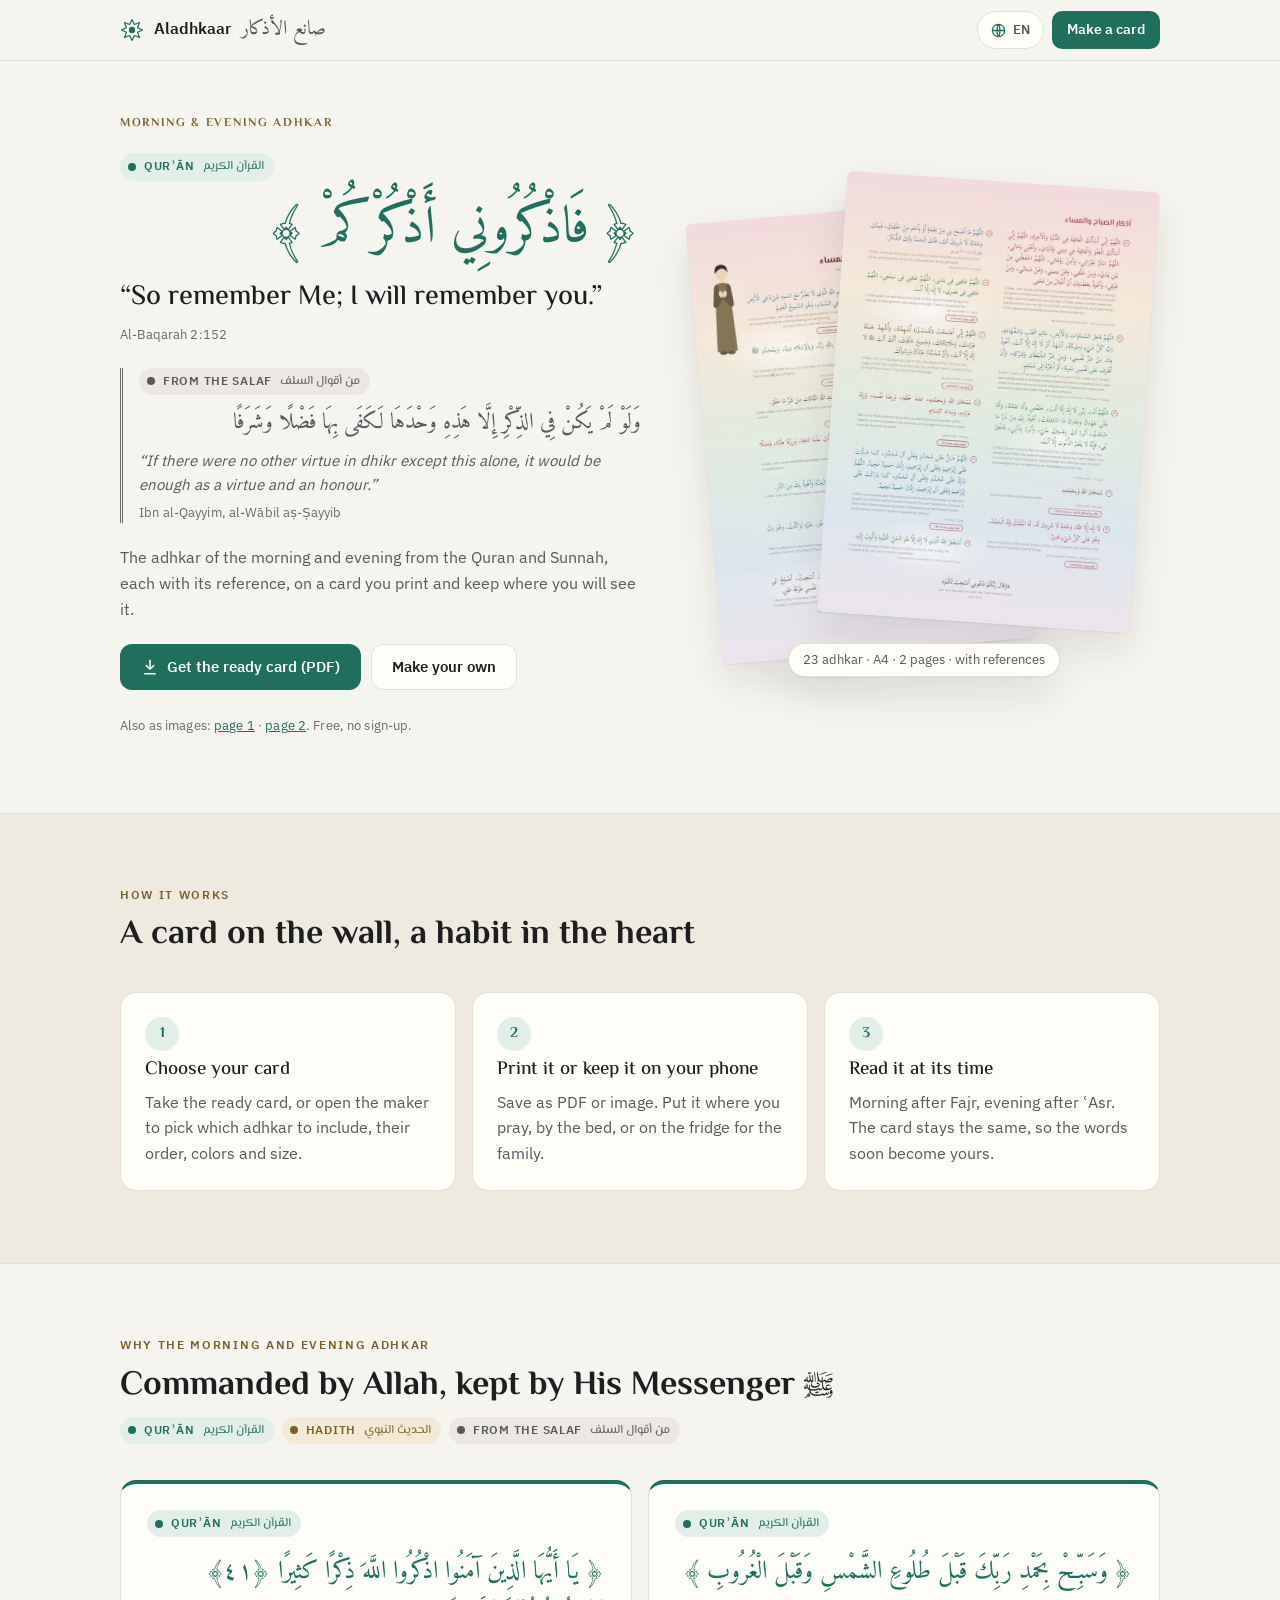
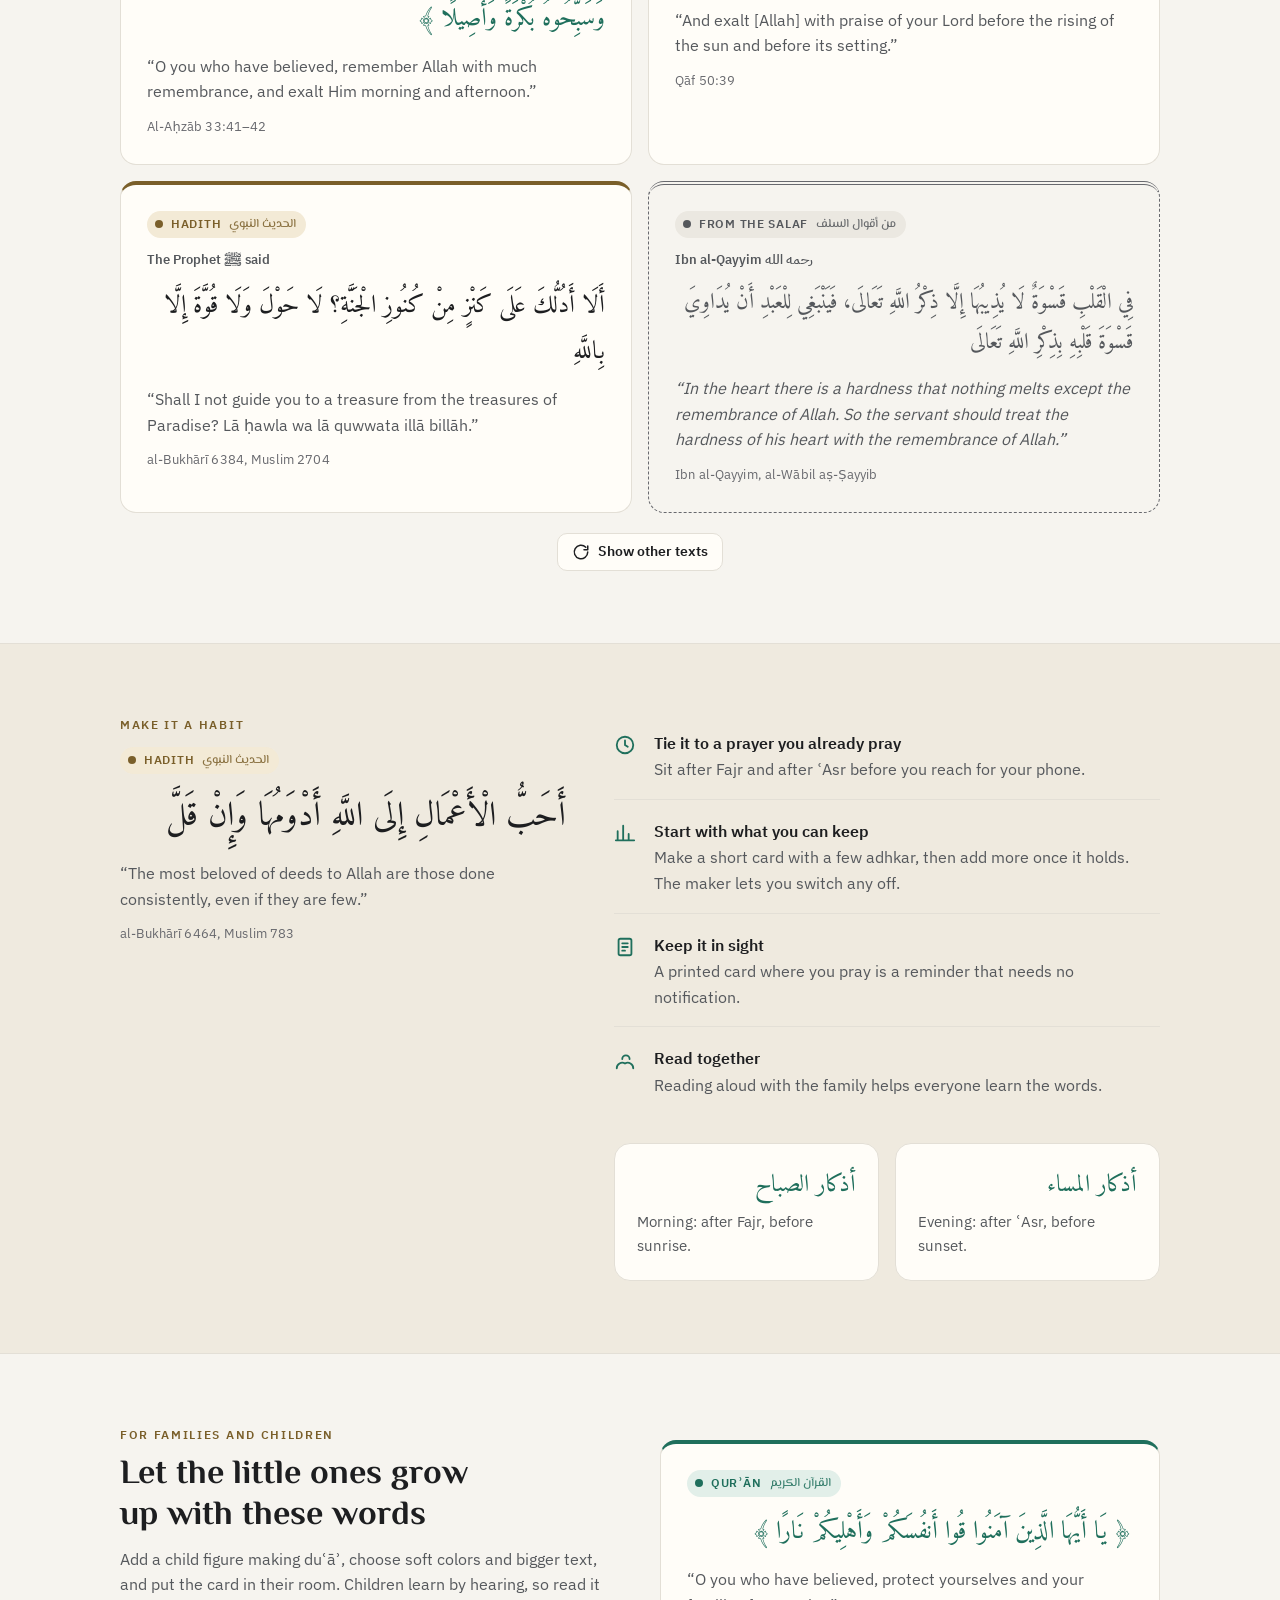
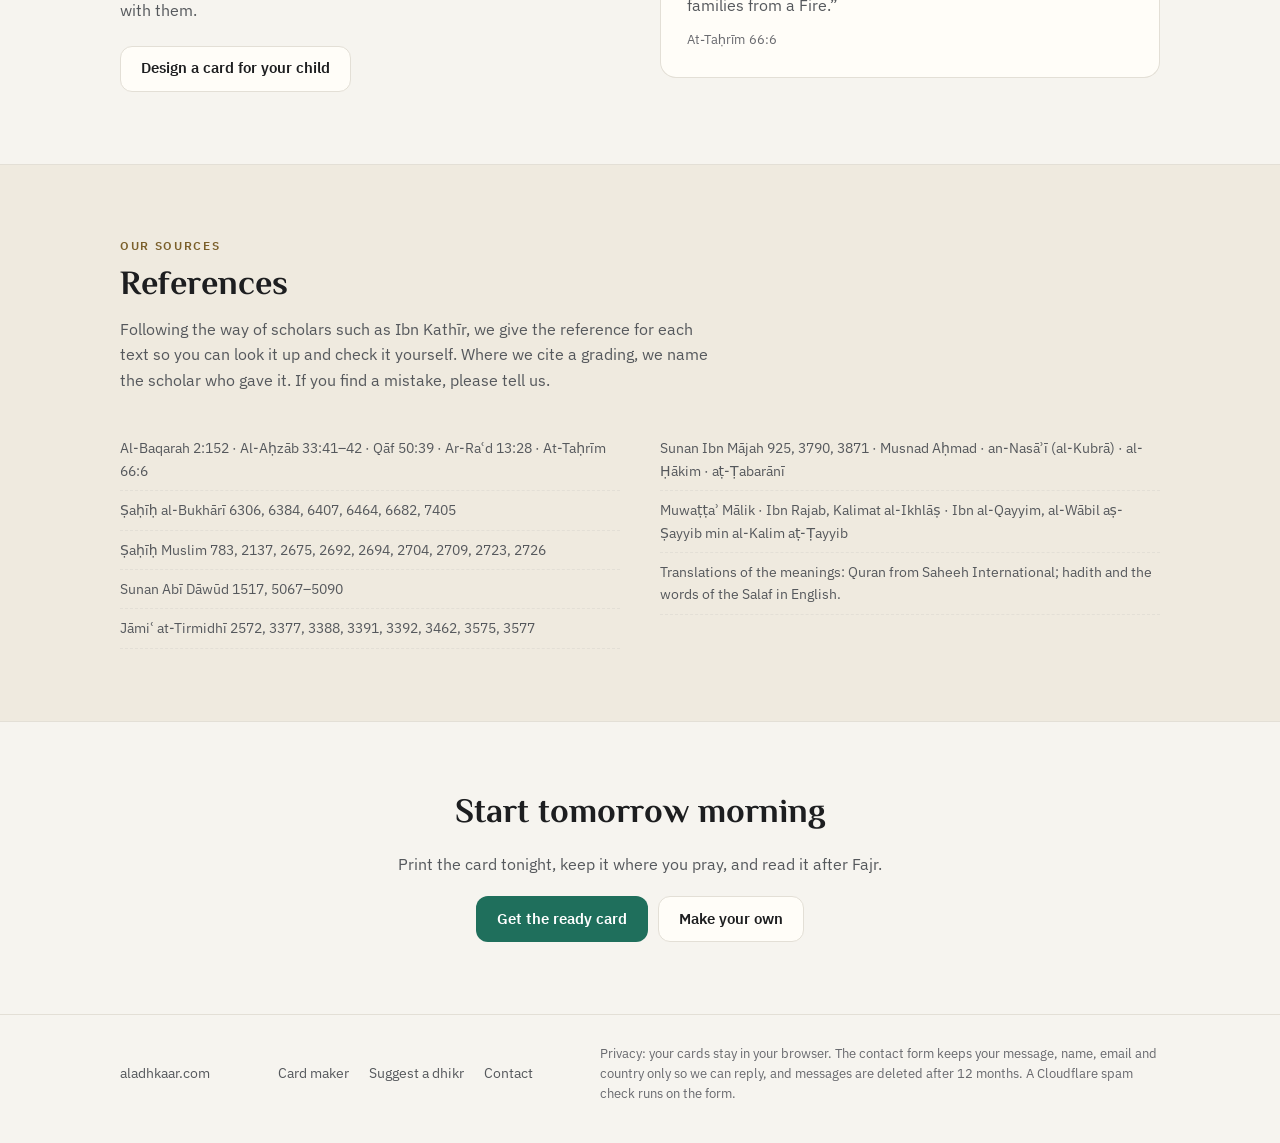
<file: public/index.html>
<!doctype html>
<html lang="en" dir="ltr">
<head>
  <meta charset="utf-8">
  <meta name="viewport" content="width=device-width, initial-scale=1, viewport-fit=cover">
  <script>
    // Old links put the card in the hash of the home page. Send them on to the maker.
    if (/^#(card=|missing$|suggest$|contact$)/.test(location.hash)) location.replace("make" + location.hash);
    // Pick the language before the page is drawn, so it doesn't show in English and then flip,
    // and start loading the card pictures for that language straight away.
    (function () {
      var L = ["en", "ar", "ur", "id", "ms", "tr", "fr", "bn"], l = null, r = document.documentElement;
      try { l = localStorage.getItem("aladhkaar:lang"); } catch (e) {}
      if (L.indexOf(l) < 0) {
        l = "en";
        var n = navigator.languages || [navigator.language || "en"];
        for (var i = 0; i < n.length; i++) { var c = String(n[i]).toLowerCase().split("-")[0]; if (L.indexOf(c) >= 0) { l = c; break; } }
      }
      r.lang = l; r.dir = l === "ar" || l === "ur" ? "rtl" : "ltr";
      if (l !== "en") { r.classList.add("i18n-wait"); setTimeout(function () { r.classList.remove("i18n-wait"); }, 2500); }
      ["1", "2"].forEach(function (k) {
        var p = document.createElement("link");
        p.rel = "preload"; p.as = "image"; p.href = "ready/preview-" + k + (l === "ar" ? "-ar" : "") + ".webp";
        document.head.appendChild(p);
      });
    })();
  </script>
  <title>Aladhkaar · Morning and evening adhkar card</title>
  <meta name="description" content="The morning and evening adhkar from the Quran and Sunnah, each with its reference, on a card you print and keep. Get the ready card or make your own. أذكار الصباح والمساء في بطاقة تطبعها.">
  <link rel="canonical" href="https://aladhkaar.com/">
  <meta property="og:type" content="website">
  <meta property="og:site_name" content="Aladhkaar · صانع الأذكار">
  <meta property="og:url" content="https://aladhkaar.com/">
  <meta property="og:title" content="Morning and evening adhkar, on a card you keep">
  <meta property="og:description" content="Get the ready card or make your own. Each dhikr with its reference. Free.">
  <meta property="og:image" content="https://aladhkaar.com/og-image.jpg">
  <meta property="og:image:width" content="1200">
  <meta property="og:image:height" content="630">
  <meta name="twitter:card" content="summary_large_image">
  <meta name="twitter:image" content="https://aladhkaar.com/og-image.jpg">
  <meta name="theme-color" content="#f6f4ef" media="(prefers-color-scheme: light)">
  <meta name="theme-color" content="#16171a" media="(prefers-color-scheme: dark)">
  <link rel="manifest" href="manifest.webmanifest">
  <link rel="icon" href="icons/icon.svg" type="image/svg+xml">
  <link rel="apple-touch-icon" href="icons/icon-192.png">
  <link rel="preload" href="data/quotes.json" as="fetch" crossorigin>
  <link rel="stylesheet" href="fonts/fonts.css">
  <link rel="stylesheet" href="landing.css?v=6">
  <script type="application/ld+json">
{
 "@context": "https://schema.org",
 "@graph": [
  {
   "@type": "Organization",
   "@id": "https://aladhkaar.com/#org",
   "name": "Aladhkaar",
   "alternateName": [
    "Adhkar Maker",
    "صانع الأذكار",
    "aladhkaar.com"
   ],
   "url": "https://aladhkaar.com/",
   "logo": {
    "@type": "ImageObject",
    "url": "https://aladhkaar.com/icons/icon-512.png",
    "width": 512,
    "height": 512
   },
   "contactPoint": {
    "@type": "ContactPoint",
    "contactType": "customer support",
    "url": "https://aladhkaar.com/make#contact",
    "availableLanguage": [
     "English",
     "Arabic"
    ]
   }
  },
  {
   "@type": "WebSite",
   "@id": "https://aladhkaar.com/#site",
   "name": "Aladhkaar",
   "alternateName": [
    "Adhkar Maker",
    "صانع الأذكار"
   ],
   "url": "https://aladhkaar.com/",
   "description": "The morning and evening adhkar from the Quran and Sunnah, each with its reference, on a card you print and keep.",
   "inLanguage": [
    "en",
    "ar",
    "ur",
    "id",
    "ms",
    "tr",
    "fr",
    "bn"
   ],
   "publisher": {
    "@id": "https://aladhkaar.com/#org"
   }
  },
  {
   "@type": "WebPage",
   "@id": "https://aladhkaar.com/#page",
   "url": "https://aladhkaar.com/",
   "name": "Aladhkaar · Morning and evening adhkar card",
   "isPartOf": {
    "@id": "https://aladhkaar.com/#site"
   },
   "about": {
    "@type": "Thing",
    "name": "Morning and evening adhkar",
    "alternateName": "أذكار الصباح والمساء"
   },
   "primaryImageOfPage": "https://aladhkaar.com/og-image.jpg",
   "mentions": {
    "@id": "https://aladhkaar.com/make#app"
   }
  },
  {
   "@type": "WebApplication",
   "@id": "https://aladhkaar.com/make#app",
   "name": "Aladhkaar card maker",
   "alternateName": [
    "Adhkar Maker",
    "صانع الأذكار"
   ],
   "url": "https://aladhkaar.com/make",
   "description": "Make your own morning and evening adhkar card: choose and reorder the adhkar, pick colours, patterns, borders, fonts and simple featureless figures, then print it or save it as a PDF or image.",
   "applicationCategory": "DesignApplication",
   "operatingSystem": "Any (web browser)",
   "browserRequirements": "Requires JavaScript",
   "isAccessibleForFree": true,
   "offers": {
    "@type": "Offer",
    "price": "0",
    "priceCurrency": "USD"
   },
   "inLanguage": [
    "en",
    "ar",
    "ur",
    "id",
    "ms",
    "tr",
    "fr",
    "bn"
   ],
   "featureList": [
    "23 morning and evening adhkar with counts and sources",
    "Drag to reorder the adhkar",
    "9 ready-made designs, colour themes, patterns and borders",
    "Simple featureless figures for children's cards",
    "A5, A4, A3, phone wallpaper, square and story sizes",
    "Print, save as PDF or PNG, or share a link",
    "Works offline"
   ],
   "image": "https://aladhkaar.com/og-image.jpg",
   "publisher": {
    "@id": "https://aladhkaar.com/#org"
   }
  },
  {
   "@type": "DigitalDocument",
   "name": "Morning and evening adhkar card (English, A4 PDF)",
   "url": "https://aladhkaar.com/ready/aladhkaar-morning-evening.pdf",
   "encodingFormat": "application/pdf",
   "inLanguage": "en",
   "isAccessibleForFree": true,
   "numberOfPages": 2,
   "about": "Morning and evening adhkar",
   "publisher": {
    "@id": "https://aladhkaar.com/#org"
   }
  },
  {
   "@type": "DigitalDocument",
   "name": "بطاقة أذكار الصباح والمساء (PDF، A4)",
   "url": "https://aladhkaar.com/ready/aladhkaar-morning-evening-ar.pdf",
   "encodingFormat": "application/pdf",
   "inLanguage": "ar",
   "isAccessibleForFree": true,
   "numberOfPages": 2,
   "about": "Morning and evening adhkar",
   "publisher": {
    "@id": "https://aladhkaar.com/#org"
   }
  }
 ]
}
  </script>
</head>
<body>

<header class="top">
  <div class="wrap">
    <a class="brand" href="./">
      <svg viewBox="0 0 32 32" aria-hidden="true"><path d="M16 2l3.1 6.6L26 6l-2.6 6.9L30 16l-6.6 3.1L26 26l-6.9-2.6L16 30l-3.1-6.6L6 26l2.6-6.9L2 16l6.6-3.1L6 6l6.9 2.6z" fill="none" stroke="currentColor" stroke-width="1.6" stroke-linejoin="round"/><circle cx="16" cy="16" r="4.2" fill="currentColor"/></svg>
      <span data-t="appName">Aladhkaar</span><span class="ar">صانع الأذكار</span>
    </a>
    <div class="top-nav">
      <label class="lang-pick">
        <svg viewBox="0 0 20 20" aria-hidden="true"><circle cx="10" cy="10" r="7.2" fill="none" stroke="currentColor" stroke-width="1.5"/><path d="M2.8 10h14.4M10 2.8c2.2 2.3 2.2 12.1 0 14.4M10 2.8c-2.2 2.3-2.2 12.1 0 14.4" fill="none" stroke="currentColor" stroke-width="1.5"/></svg>
        <span id="langCode">EN</span>
      <select id="lang" aria-label="Language">
        <option value="en">English</option><option value="ar">العربية</option><option value="ur">اردو</option><option value="id">Bahasa Indonesia</option><option value="ms">Bahasa Melayu</option><option value="tr">Türkçe</option><option value="fr">Français</option><option value="bn">বাংলা</option>
      </select>
      </label>
      <a class="btn btn-primary btn-sm" href="make" data-t="makeCard">Make a card</a>
    </div>
  </div>
</header>

<main>
  <!-- 1. Hero -->
  <div class="hero">
    <div class="wrap">
      <div class="hero-text">
        <h1 class="eyebrow" data-t="heroEyebrow">Morning &amp; evening adhkar</h1>
        <figure class="ayah k-quran">
          <span class="kind" data-kind="quran"></span>
          <div class="ar" lang="ar">فَاذْكُرُونِي أَذْكُرْكُمْ</div>
          <div class="en" data-q="2:152">“So remember Me; I will remember you.”</div>
          <figcaption class="ref" data-ar="البقرة ١٥٢">Al-Baqarah 2:152</figcaption>
        </figure>
        <blockquote class="salaf k-salaf">
          <span class="kind" data-kind="salaf"></span>
          <div class="ar" lang="ar">وَلَوْ لَمْ يَكُنْ فِي الذِّكْرِ إِلَّا هَذِهِ وَحْدَهَا لَكَفَى بِهَا فَضْلًا وَشَرَفًا</div>
          <p class="en">“If there were no other virtue in dhikr except this alone, it would be enough as a virtue and an honour.”</p>
          <span class="ref" data-ar="ابن القيم، الوابل الصيب">Ibn al-Qayyim, al-Wābil aṣ-Ṣayyib</span>
        </blockquote>
        <p class="lede" data-t="heroLede">The adhkar of the morning and evening from the Quran and Sunnah, each with its reference, on a card you print and keep where you will see it.</p>
        <div class="ctas">
          <a class="btn btn-primary" href="ready/aladhkaar-morning-evening.pdf" data-ar-href="ready/aladhkaar-morning-evening-ar.pdf" download>
            <svg viewBox="0 0 24 24" fill="none" stroke="currentColor" stroke-width="2" stroke-linecap="round" stroke-linejoin="round"><path d="M12 3v12m0 0l-5-5m5 5l5-5M5 21h14"/></svg>
            <span data-t="getPdf">Get the ready card (PDF)</span>
          </a>
          <a class="btn btn-ghost" href="make" data-t="makeOwn">Make your own</a>
        </div>
        <div class="continue" id="continue" hidden><span data-t="inProgress">You have a card in progress.</span> <a href="make" data-t="continueCard">Continue your card</a></div>
        <div class="ref"><span data-t="alsoImages">Also as images:</span> <a href="ready/aladhkaar-page-1.jpg" data-ar-href="ready/aladhkaar-page-1-ar.jpg" download data-t="page1">page 1</a> · <a href="ready/aladhkaar-page-2.jpg" data-ar-href="ready/aladhkaar-page-2-ar.jpg" download data-t="page2">page 2</a>. <span data-t="free">Free, no sign-up.</span></div>
      </div>
      <div class="stack">
        <img data-src="ready/preview-1.webp" data-ar-src="ready/preview-1-ar.webp" alt="" width="640" height="905" fetchpriority="high">
        <img data-src="ready/preview-2.webp" data-ar-src="ready/preview-2-ar.webp" alt="" width="640" height="905" fetchpriority="high" data-t-alt="previewAlt">
        <span class="tag" data-t="tag">23 adhkar · A4 · 2 pages · with sources</span>
      </div>
    </div>
  </div>

  <!-- 2. How it works -->
  <section class="band">
    <div class="wrap">
      <div class="head">
        <span class="eyebrow" data-t="howEyebrow">How it works</span>
        <h2 data-t="howTitle">A card on the wall, a habit in the heart</h2>
      </div>
      <div class="steps">
        <div class="step"><span class="n" data-num="1">1</span><h3 data-t="s1h">Choose your card</h3><p data-t="s1p">Take the ready card, or open the maker to pick which adhkar to include, their order, colors and size.</p></div>
        <div class="step"><span class="n" data-num="2">2</span><h3 data-t="s2h">Print it or keep it on your phone</h3><p data-t="s2p">Save as PDF or image. Put it where you pray, by the bed, or on the fridge for the family.</p></div>
        <div class="step"><span class="n" data-num="3">3</span><h3 data-t="s3h">Read it at its time</h3><p data-t="s3p">Morning after Fajr, evening after ʿAsr. The card stays the same, so the words soon become yours.</p></div>
      </div>
    </div>
  </section>

  <!-- 3. Why -->
  <section>
    <div class="wrap">
      <div class="head">
        <span class="eyebrow" data-t="whyEyebrow">Why the morning and evening adhkar</span>
        <h2><span data-t="whyTitle">Commanded by Allah, kept by His Messenger</span> <span class="saw" lang="ar">ﷺ</span></h2>
        <div class="legend"><span class="k-quran"><span class="kind" data-kind="quran"></span></span><span class="k-hadith"><span class="kind" data-kind="hadith"></span></span><span class="k-salaf"><span class="kind" data-kind="salaf"></span></span></div>
      </div>
      <div class="proofs">
        <div class="proof k-quran">
          <span class="kind" data-kind="quran"></span>
          <div class="ar" lang="ar">يَا أَيُّهَا الَّذِينَ آمَنُوا اذْكُرُوا اللَّهَ ذِكْرًا كَثِيرًا ﴿٤١﴾ وَسَبِّحُوهُ بُكْرَةً وَأَصِيلًا</div>
          <p class="en" data-q="33:41-42">“O you who have believed, remember Allah with much remembrance, and exalt Him morning and afternoon.”</p>
          <span class="ref" data-ar="الأحزاب ٤١–٤٢">Al-Aḥzāb 33:41–42</span>
        </div>
        <div class="proof k-quran">
          <span class="kind" data-kind="quran"></span>
          <div class="ar" lang="ar">وَسَبِّحْ بِحَمْدِ رَبِّكَ قَبْلَ طُلُوعِ الشَّمْسِ وَقَبْلَ الْغُرُوبِ</div>
          <p class="en" data-q="50:39">“And exalt [Allah] with praise of your Lord before the rising of the sun and before its setting.”</p>
          <span class="ref" data-ar="ق ٣٩">Qāf 50:39</span>
        </div>
        <div class="proof rot" data-pool="nass"></div>
        <div class="proof rot" data-pool="salaf"></div>
      </div>
      <div class="more"><button class="btn btn-ghost btn-sm" id="another" type="button">
        <svg viewBox="0 0 24 24" fill="none" stroke="currentColor" stroke-width="2" stroke-linecap="round" stroke-linejoin="round"><path d="M21 12a9 9 0 1 1-2.6-6.4M21 4v5h-5"/></svg>
        <span data-t="another">Show other texts</span></button></div>
    </div>
  </section>

  <!-- 4. Habit -->
  <section class="band">
    <div class="wrap habit">
      <div class="proof k-hadith">
        <span class="eyebrow" data-t="habitEyebrow">Make it a habit</span>
        <span class="kind" data-kind="hadith"></span>
        <div class="ar" lang="ar">أَحَبُّ الْأَعْمَالِ إِلَى اللَّهِ أَدْوَمُهَا وَإِنْ قَلَّ</div>
        <p class="en">“The most beloved of deeds to Allah are those done consistently, even if they are few.”</p>
        <span class="ref" data-ar="البخاري ٦٤٦٤، مسلم ٧٨٣">al-Bukhārī 6464, Muslim 783</span>
      </div>
      <div>
        <ul class="tips">
          <li><svg viewBox="0 0 24 24" fill="none" stroke="currentColor" stroke-width="2" stroke-linecap="round"><circle cx="12" cy="12" r="9"/><path d="M12 7v5l3 2"/></svg><div><b data-t="t1b">Tie it to a prayer you already pray</b><span data-t="t1s">Sit after Fajr and after ʿAsr before you reach for your phone.</span></div></li>
          <li><svg viewBox="0 0 24 24" fill="none" stroke="currentColor" stroke-width="2" stroke-linecap="round"><path d="M4 20V10M10 20V4M16 20v-7M22 20H2"/></svg><div><b data-t="t2b">Start with what you can keep</b><span data-t="t2s">Make a short card with a few adhkar, then add more once it holds. The maker lets you switch any off.</span></div></li>
          <li><svg viewBox="0 0 24 24" fill="none" stroke="currentColor" stroke-width="2" stroke-linecap="round"><rect x="5" y="3" width="14" height="18" rx="2"/><path d="M9 8h6M9 12h6M9 16h3"/></svg><div><b data-t="t3b">Keep it in sight</b><span data-t="t3s">A printed card where you pray is a reminder that needs no notification.</span></div></li>
          <li><svg viewBox="0 0 24 24" fill="none" stroke="currentColor" stroke-width="2" stroke-linecap="round"><path d="M17 11a4 4 0 1 0-8 0M3 21a6 6 0 0 1 9-5.2A6 6 0 0 1 21 21"/></svg><div><b data-t="t4b">Read together</b><span data-t="t4s">Reading aloud with the family helps everyone learn the words.</span></div></li>
        </ul>
        <div class="times">
          <div class="time"><div class="ar" lang="ar">أذكار الصباح</div><p data-t="morning">Morning: after Fajr, before sunrise.</p></div>
          <div class="time"><div class="ar" lang="ar">أذكار المساء</div><p data-t="evening">Evening: after ʿAsr, before sunset.</p></div>
        </div>
      </div>
    </div>
  </section>

  <!-- 5. Families -->
  <section>
    <div class="wrap family">
      <div class="head" style="margin:0">
        <span class="eyebrow" data-t="famEyebrow">For families and children</span>
        <h2 data-t="famTitle">Let the little ones grow up with these words</h2>
        <p class="lede" data-t="famLede">Add a child figure making duʿāʾ, choose soft colors and bigger text, and put the card in their room. Children learn by hearing, so read it with them.</p>
        <div class="ctas" style="margin-top:12px"><a class="btn btn-ghost" href="make" data-t="famBtn">Design a card for your child</a></div>
      </div>
      <div class="proof k-quran">
        <span class="kind" data-kind="quran"></span>
        <div class="ar" lang="ar">يَا أَيُّهَا الَّذِينَ آمَنُوا قُوا أَنفُسَكُمْ وَأَهْلِيكُمْ نَارًا</div>
        <p class="en" data-q="66:6">“O you who have believed, protect yourselves and your families from a Fire.”</p>
        <span class="ref" data-ar="التحريم ٦">At-Taḥrīm 66:6</span>
      </div>
    </div>
  </section>

  <!-- 6. References -->
  <section class="band" id="sources">
    <div class="wrap">
      <div class="head">
        <span class="eyebrow" data-t="srcEyebrow">Our sources</span>
        <h2 data-t="srcTitle">References</h2>
        <p class="lede" data-t="srcLede">Following the way of scholars such as Ibn Kathīr, we give the reference for each text so you can look it up and check it yourself. Where we cite a grading, we name the scholar who gave it. If you find a mistake, please tell us.</p>
      </div>
      <ul class="sources">
        <li data-ar="البقرة ١٥٢ · الأحزاب ٤١–٤٢ · ق ٣٩ · الرعد ٢٨ · التحريم ٦">Al-Baqarah 2:152 · Al-Aḥzāb 33:41–42 · Qāf 50:39 · Ar-Raʿd 13:28 · At-Taḥrīm 66:6</li>
        <li data-ar="صحيح البخاري ٦٣٠٦، ٦٣٨٤، ٦٤٠٧، ٦٤٦٤، ٦٦٨٢، ٧٤٠٥">Ṣaḥīḥ al-Bukhārī 6306, 6384, 6407, 6464, 6682, 7405</li>
        <li data-ar="صحيح مسلم ٧٨٣، ٢١٣٧، ٢٦٧٥، ٢٦٩٢، ٢٦٩٤، ٢٧٠٤، ٢٧٠٩، ٢٧٢٣، ٢٧٢٦">Ṣaḥīḥ Muslim 783, 2137, 2675, 2692, 2694, 2704, 2709, 2723, 2726</li>
        <li data-ar="سنن أبي داود ١٥١٧، ٥٠٦٧–٥٠٩٠">Sunan Abī Dāwūd 1517, 5067–5090</li>
        <li data-ar="جامع الترمذي ٢٥٧٢، ٣٣٧٧، ٣٣٨٨، ٣٣٩١، ٣٣٩٢، ٣٤٦٢، ٣٥٧٥، ٣٥٧٧">Jāmiʿ at-Tirmidhī 2572, 3377, 3388, 3391, 3392, 3462, 3575, 3577</li>
        <li data-ar="سنن ابن ماجه ٩٢٥، ٣٧٩٠، ٣٨٧١ · مسند أحمد · النسائي في الكبرى · الحاكم · الطبراني">Sunan Ibn Mājah 925, 3790, 3871 · Musnad Aḥmad · an-Nasāʾī (al-Kubrā) · al-Ḥākim · aṭ-Ṭabarānī</li>
        <li data-ar="موطأ مالك · ابن رجب، كلمة الإخلاص · ابن القيم، الوابل الصيب من الكلم الطيب">Muwaṭṭaʾ Mālik · Ibn Rajab, Kalimat al-Ikhlāṣ · Ibn al-Qayyim, al-Wābil aṣ-Ṣayyib min al-Kalim aṭ-Ṭayyib</li>
        <li class="only-tr" data-t="srcTr">Translations of the meanings: Quran from Saheeh International; hadith and the words of the Salaf in English.</li>
      </ul>
    </div>
  </section>

  <!-- 7. Closing -->
  <section>
    <div class="wrap cta-end">
      <h2 data-t="endTitle">Start tomorrow morning</h2>
      <p class="lede" data-t="endLede">Print the card tonight, keep it where you pray, and read it after Fajr.</p>
      <div class="ctas" style="justify-content:center">
        <a class="btn btn-primary" href="ready/aladhkaar-morning-evening.pdf" data-ar-href="ready/aladhkaar-morning-evening-ar.pdf" download data-t="getCard">Get the ready card</a>
        <a class="btn btn-ghost" href="make" data-t="makeOwn">Make your own</a>
      </div>
    </div>
  </section>
</main>

<footer>
  <div class="wrap">
    <span>aladhkaar.com</span>
    <nav>
      <a href="make" data-t="fMaker">Card maker</a>
      <a href="make#suggest" data-t="fSuggest">Suggest a dhikr</a>
      <a href="make#contact" data-t="fContact">Contact</a>
    </nav>
    <p class="privacy" data-t="privacy">Privacy: your cards stay in your browser. The contact form keeps your message, name, email and country only so we can reply, and messages are deleted after 12 months. A Cloudflare spam check runs on the form.</p>
  </div>
</footer>

<script src="landing.js?v=8"></script>
</body>
</html>
</file>
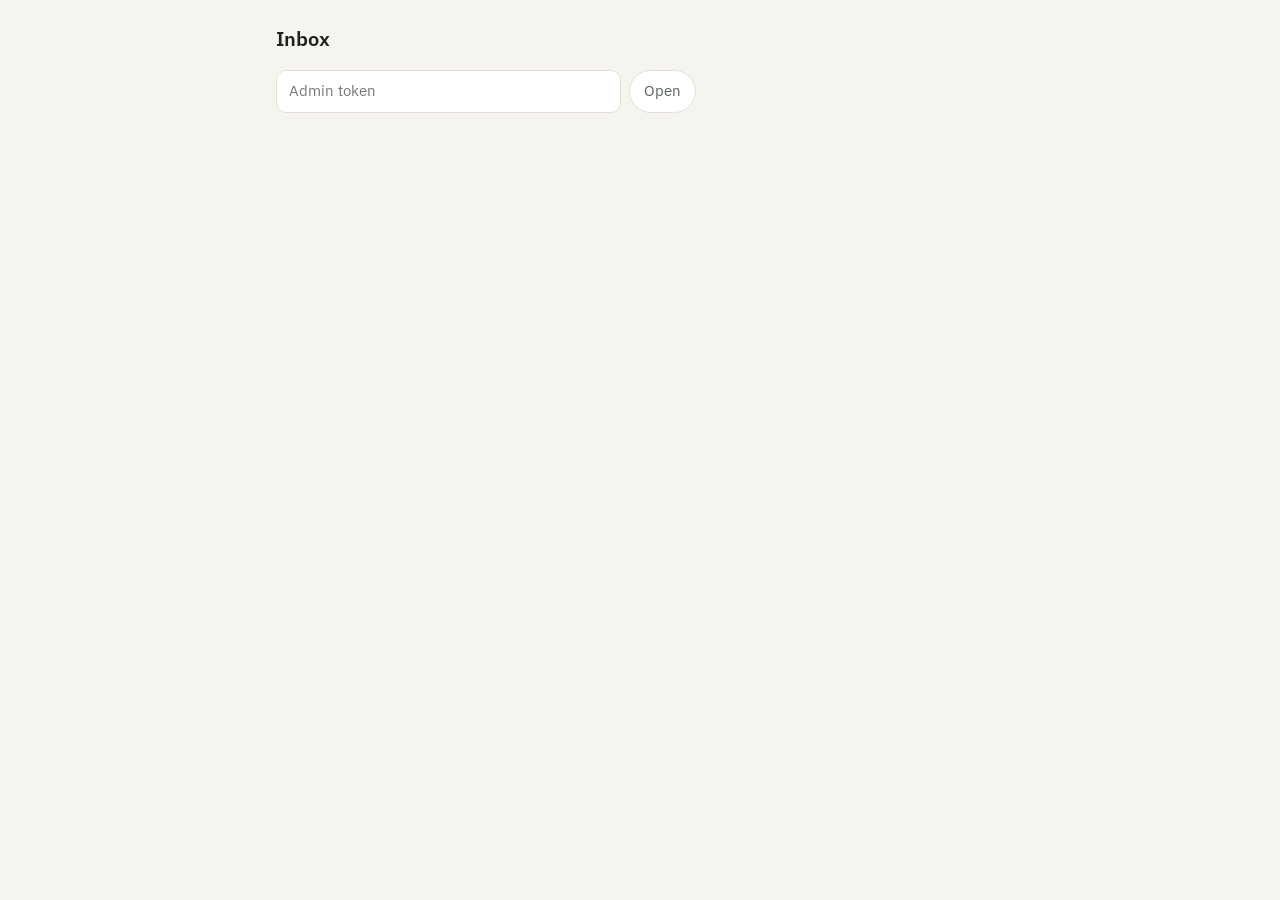
<file: public/inbox.html>
<!doctype html>
<html lang="en">
<head>
<meta charset="utf-8">
<meta name="viewport" content="width=device-width, initial-scale=1">
<meta name="robots" content="noindex, nofollow">
<title>Inbox · Aladhkaar</title>
<link rel="icon" href="icons/icon.svg" type="image/svg+xml">
<link rel="stylesheet" href="fonts/fonts.css">
<style>
:root { --bg:#f6f4ef; --surface:#fff; --ink:#1d2321; --ink-2:#56605c; --ink-3:#8a928e; --line:#e3dfd6; --accent:#1f6b55; --soft:#e3efe9; color-scheme: light dark; }
@media (prefers-color-scheme: dark) { :root { --bg:#16171a; --surface:#1f2124; --ink:#ecebe7; --ink-2:#b4b6b2; --ink-3:#80847f; --line:#30333a; --accent:#6cc3a3; --soft:#213a31; } }
* { box-sizing: border-box; }
[hidden] { display: none !important; }
body { margin: 0; background: var(--bg); color: var(--ink); font: 15px/1.5 "IBM Plex Sans Arabic", system-ui, sans-serif; }
main { max-width: 760px; margin: 0 auto; padding: 24px 16px 60px; }
h1 { font-size: 20px; margin: 0 0 16px; display: flex; align-items: center; gap: 10px; }
h1 small { font-weight: 400; color: var(--ink-3); font-size: 14px; }
.bar { display: flex; gap: 8px; flex-wrap: wrap; margin-bottom: 16px; align-items: center; }
button, input { font: inherit; }
.tab, .btn { border: 1px solid var(--line); background: var(--surface); color: var(--ink-2); border-radius: 999px; padding: 6px 14px; cursor: pointer; }
.tab[aria-pressed="true"] { background: var(--accent); border-color: var(--accent); color: #fff; }
.btn:hover { border-color: var(--ink-3); }
.spacer { flex: 1; }
.login { display: flex; gap: 8px; max-width: 420px; }
.login input { flex: 1; min-width: 0; padding: 9px 12px; border-radius: 10px; border: 1px solid var(--line); background: var(--surface); color: var(--ink); }
.msg { background: var(--surface); border: 1px solid var(--line); border-radius: 14px; padding: 14px 16px; margin-bottom: 10px; }
.msg-head { display: flex; flex-wrap: wrap; gap: 6px 10px; align-items: center; font-size: 13px; color: var(--ink-3); }
.pill { background: var(--soft); color: var(--accent); border-radius: 999px; padding: 1px 10px; font-weight: 600; font-size: 12px; }
.msg-body { white-space: pre-wrap; margin: 10px 0; font-size: 16px; overflow-wrap: anywhere; }
.msg-body[dir="rtl"] { font-family: "Amiri", serif; font-size: 20px; line-height: 1.8; }
.msg-actions { display: flex; gap: 8px; flex-wrap: wrap; }
.msg-actions a { color: var(--accent); text-decoration: none; border: 1px solid var(--line); border-radius: 999px; padding: 6px 14px; }
.empty, .note { color: var(--ink-3); }
</style>
</head>
<body>
<main>
  <h1>Inbox <small id="count"></small></h1>
  <form class="login" id="login" hidden>
    <input type="password" id="token" placeholder="Admin token" autocomplete="current-password">
    <button class="btn" type="submit">Open</button>
  </form>
  <div id="app" hidden>
    <div class="bar">
      <button class="tab" data-status="new" aria-pressed="true">New</button>
      <button class="tab" data-status="done">Done</button>
      <button class="tab" data-status="spam">Spam</button>
      <button class="tab" data-status="all">All</button>
      <span class="spacer"></span>
      <button class="btn" id="refresh">Refresh</button>
      <button class="btn" id="logout">Sign out</button>
    </div>
    <div id="list"></div>
  </div>
  <p class="note" id="note"></p>
</main>
<script>
(() => {
  const $ = s => document.querySelector(s);
  const LABEL = { dhikr: "Dhikr", idea: "Idea", problem: "Problem", other: "Other" };
  let token = sessionStorage.getItem("inboxToken") || "", status = "new";
  const fmt = new Intl.DateTimeFormat(undefined, { dateStyle: "medium", timeStyle: "short" });
  const api = (path, opts = {}) => fetch(path, { ...opts, headers: { Authorization: "Bearer " + token, "Content-Type": "application/json" } });

  function show(loggedIn) { $("#login").hidden = loggedIn; $("#app").hidden = !loggedIn; }

  async function load() {
    $("#note").textContent = "Loading…";
    const res = await api("/api/messages?status=" + status).catch(() => null);
    if (!res) { $("#note").textContent = "Couldn't reach the server."; return; }
    if (res.status === 429) { sessionStorage.removeItem("inboxToken"); token = ""; show(false); $("#note").textContent = "Too many wrong tokens. Try again in 15 minutes."; return; }
    if (res.status === 401) { sessionStorage.removeItem("inboxToken"); token = ""; show(false); $("#note").textContent = "That token didn't work."; return; }
    const { messages = [] } = await res.json();
    sessionStorage.setItem("inboxToken", token); show(true); $("#note").textContent = "";
    $("#count").textContent = messages.length ? `${messages.length} ${status === "all" ? "" : status}` : "";
    const list = $("#list"); list.innerHTML = "";
    if (!messages.length) { list.innerHTML = '<p class="empty">Nothing here.</p>'; return; }
    for (const m of messages) {
      const el = document.createElement("article"); el.className = "msg";
      const head = document.createElement("div"); head.className = "msg-head";
      const pill = document.createElement("span"); pill.className = "pill"; pill.textContent = LABEL[m.type] || m.type;
      const who = document.createElement("span"); who.textContent = [m.name, m.email].filter(Boolean).join(" · ") || "Anonymous";
      const meta = document.createElement("span"); meta.textContent = [fmt.format(m.created_at), m.lang && m.lang.toUpperCase(), m.country].filter(Boolean).join(" · ");
      head.append(pill, who, meta);
      const body = document.createElement("div"); body.className = "msg-body"; body.dir = /[؀-ۿ]/.test(m.message) ? "rtl" : "auto"; body.textContent = m.message;
      const actions = document.createElement("div"); actions.className = "msg-actions";
      if (m.email) {
        const a = document.createElement("a");
        a.href = `mailto:${encodeURIComponent(m.email)}?subject=${encodeURIComponent("Re: your message to Adhkar Maker")}&body=${encodeURIComponent("\n\n> " + m.message.split("\n").join("\n> "))}`;
        a.textContent = "Reply"; actions.append(a);
      }
      for (const [s, label] of [["done", "Mark done"], ["new", "Mark new"], ["spam", "Spam"]]) {
        if (s === m.status) continue;
        const b = document.createElement("button"); b.className = "btn"; b.textContent = label;
        b.onclick = async () => { b.disabled = true; await api("/api/messages", { method: "POST", body: JSON.stringify({ id: m.id, status: s }) }); load(); };
        actions.append(b);
      }
      el.append(head, body, actions); list.append(el);
    }
  }

  $("#login").addEventListener("submit", e => { e.preventDefault(); token = $("#token").value.trim(); if (token) load(); });
  document.querySelectorAll(".tab").forEach(b => b.addEventListener("click", () => {
    status = b.dataset.status; document.querySelectorAll(".tab").forEach(x => x.setAttribute("aria-pressed", String(x === b))); load();
  }));
  $("#refresh").addEventListener("click", load);
  $("#logout").addEventListener("click", () => { sessionStorage.removeItem("inboxToken"); token = ""; $("#list").innerHTML = ""; show(false); });
  token ? load() : show(false);
})();
</script>
</body>
</html>
</file>
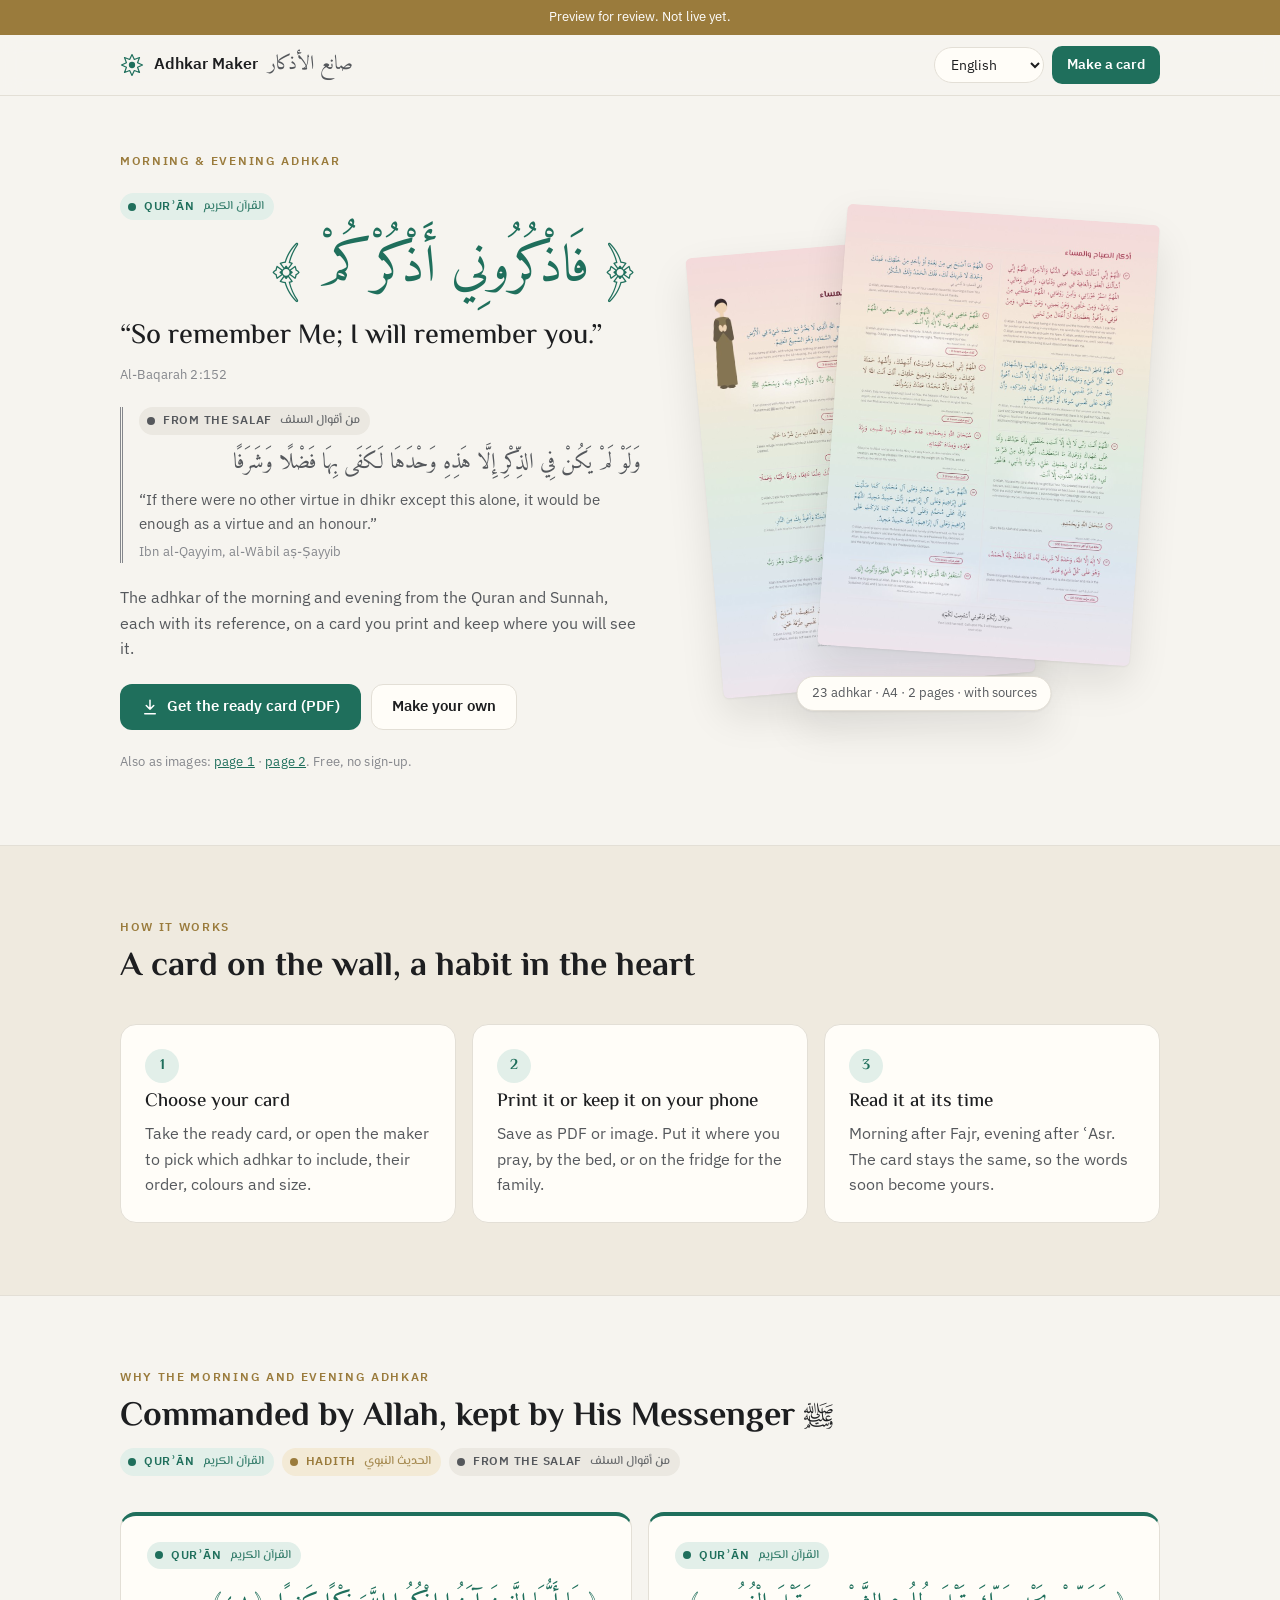
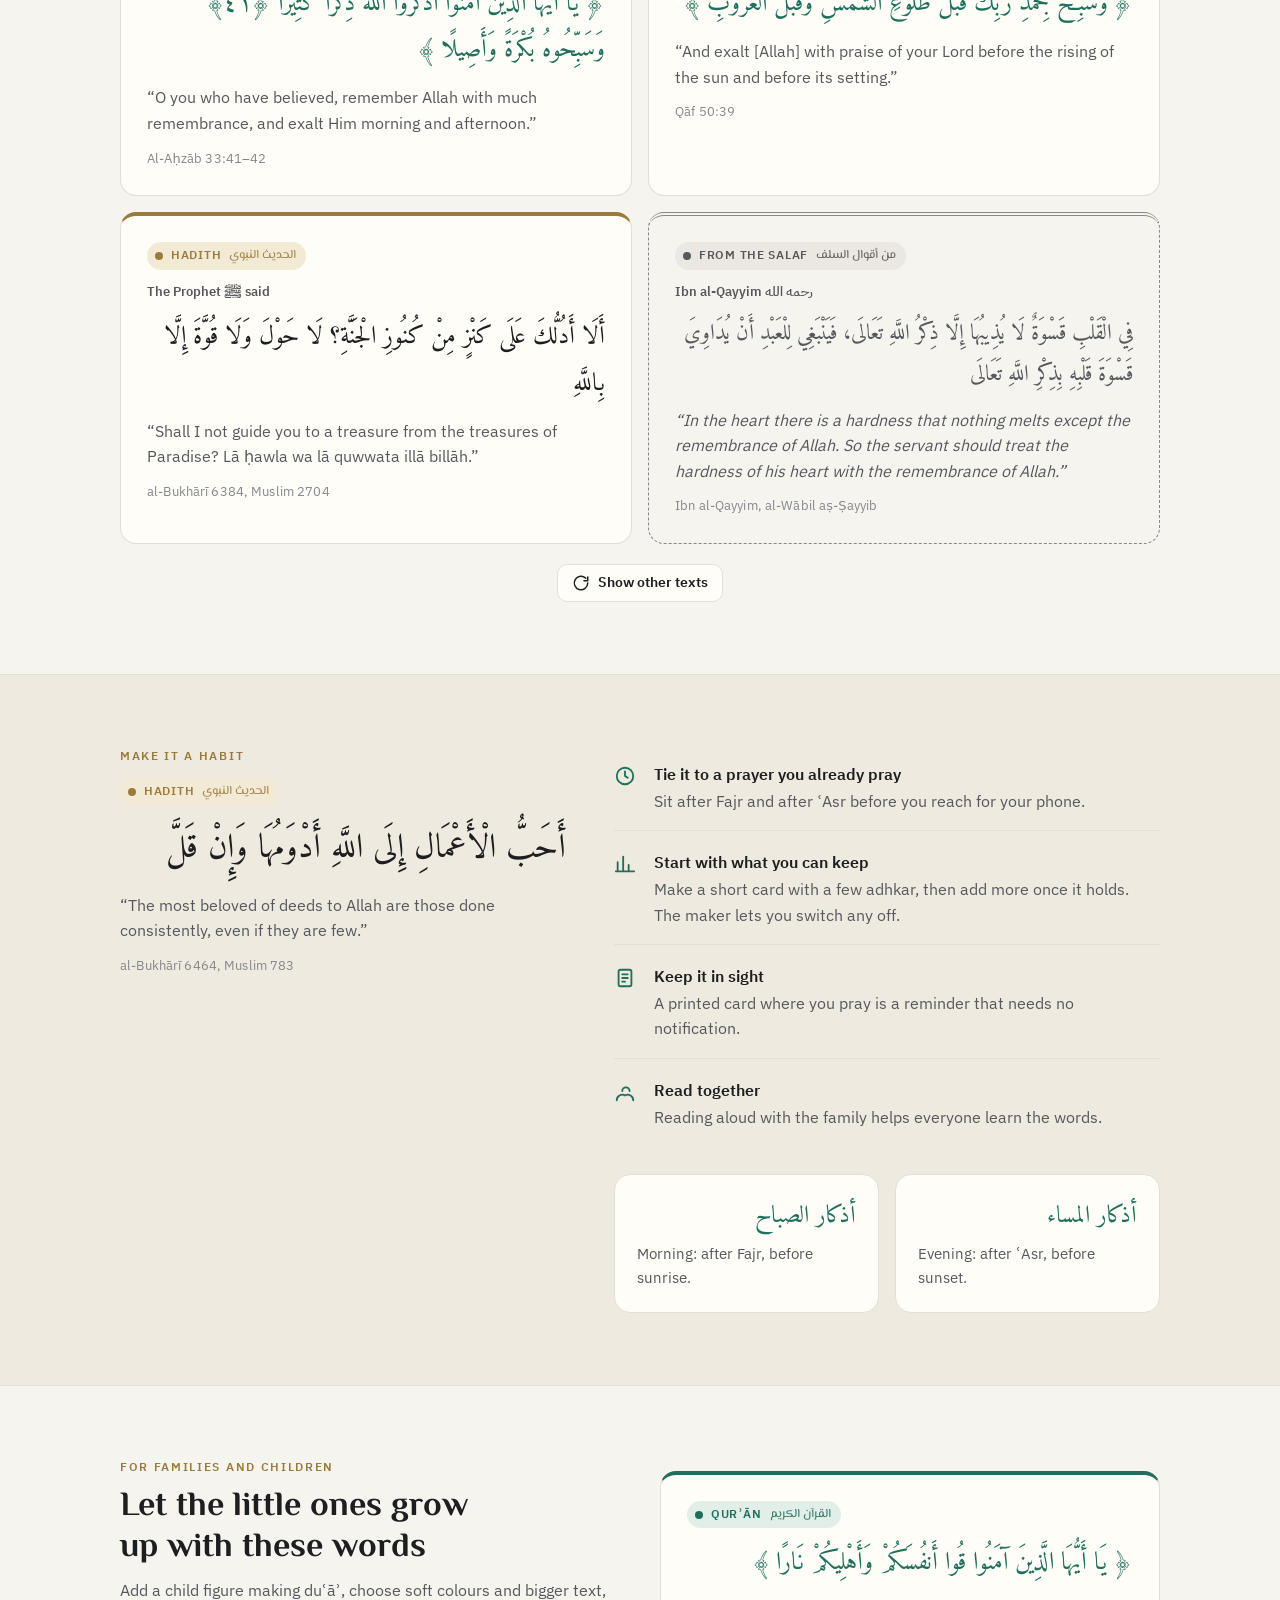
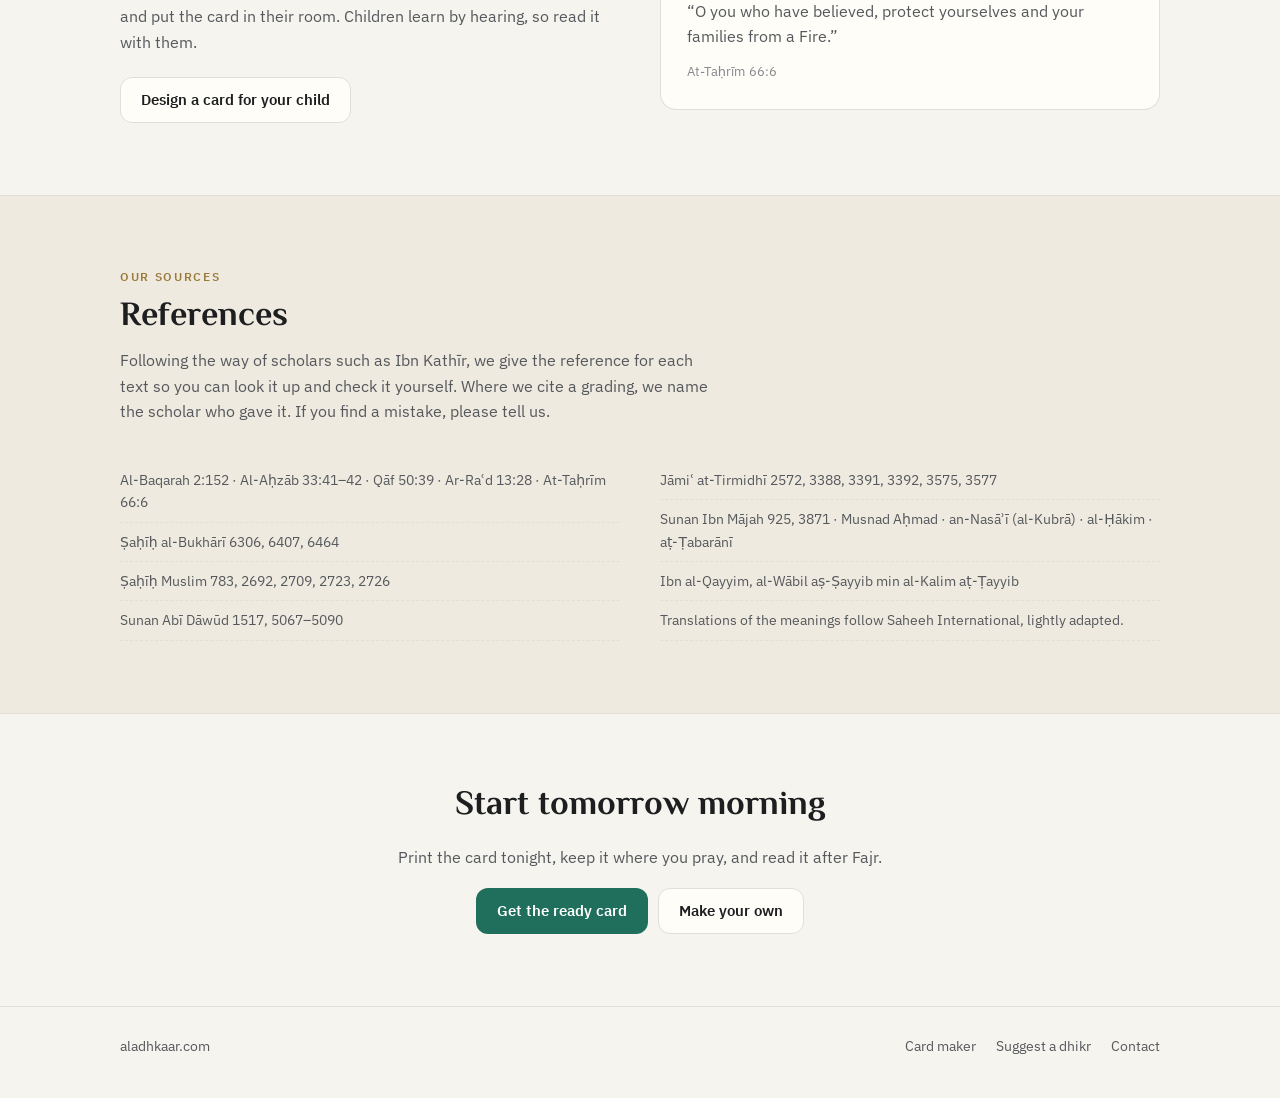
<file: public/landing.html>
<!doctype html>
<html lang="en" dir="ltr">
<head>
<meta charset="utf-8">
<meta name="viewport" content="width=device-width, initial-scale=1, viewport-fit=cover">
<!--BODY-START-->
<title>Adhkar Maker</title>
<meta name="claude:viewport-fit-sides" content="cover">
<meta name="description" content="Morning and evening adhkar from the Quran and Sunnah, with references, on a card you print and keep. Get the ready card or make your own.">
<link rel="stylesheet" href="fonts/fonts.css">
<style>
:root{
  --bg:#f6f4ef; --paper:#fffdf8; --band:#efeadf; --ink:#1d1e20; --ink-2:#55585c; --ink-3:#85878c;
  --line:#e3dfd6; --accent:#1f6f5c; --accent-ink:#fff; --accent-soft:#e2efe9; --gold:#9a7b3c; --gold-soft:#f3ead6; --salaf-soft:#ebe8e1;
  --shadow:0 1px 2px rgb(20 20 20/.05),0 18px 40px rgb(20 20 20/.10);
  --ui:"IBM Plex Sans","IBM Plex Sans Arabic",system-ui,-apple-system,"Segoe UI",sans-serif;
  --ar:"Amiri","Noto Naskh Arabic","Traditional Arabic",serif;
  --head:"El Messiri","IBM Plex Sans Arabic",system-ui,sans-serif;
}
@media (prefers-color-scheme:dark){:root:not([data-theme="light"]){
  --bg:#16171a; --paper:#1f2024; --band:#1b1d20; --ink:#ecebe7; --ink-2:#b3b4b8; --ink-3:#85878c;
  --line:#2f3137; --accent:#5cc3a6; --accent-ink:#0d2a22; --accent-soft:#1d3530; --gold:#d2b26e; --gold-soft:#2e2818; --salaf-soft:#26282d;
  --shadow:0 1px 2px rgb(0 0 0/.3),0 18px 40px rgb(0 0 0/.4); color-scheme:dark}}
:root[data-theme="dark"]{
  --bg:#16171a; --paper:#1f2024; --band:#1b1d20; --ink:#ecebe7; --ink-2:#b3b4b8; --ink-3:#85878c;
  --line:#2f3137; --accent:#5cc3a6; --accent-ink:#0d2a22; --accent-soft:#1d3530; --gold:#d2b26e; --gold-soft:#2e2818; --salaf-soft:#26282d;
  --shadow:0 1px 2px rgb(0 0 0/.3),0 18px 40px rgb(0 0 0/.4); color-scheme:dark}

*{box-sizing:border-box}
body{margin:0;background:var(--bg);color:var(--ink);font:400 16px/1.6 var(--ui);-webkit-font-smoothing:antialiased}
a{color:var(--accent)}
.wrap{max-width:1080px;margin:0 auto;padding-left:max(20px,env(safe-area-inset-left,0px));padding-right:max(20px,env(safe-area-inset-right,0px))}
.ar{font-family:var(--ar);direction:rtl;unicode-bidi:isolate}
.ref{font-size:13px;color:var(--ink-3);letter-spacing:.01em}
.ref bdi{unicode-bidi:isolate}
h1,h2,h3{font-family:var(--head);font-weight:700;line-height:1.2;text-wrap:balance;margin:0}
h2{font-size:clamp(26px,3.4vw,34px)}
h3{font-size:19px;font-weight:500}
.eyebrow{font-size:12px;font-weight:600;letter-spacing:.14em;text-transform:uppercase;color:var(--gold)}
.lede{color:var(--ink-2);max-width:60ch;margin:0}

/* top bar */
.top{position:sticky;top:env(safe-area-inset-top,0px);z-index:5;background:color-mix(in srgb,var(--bg) 88%,transparent);backdrop-filter:blur(10px);border-bottom:1px solid var(--line)}
body::before{content:"";position:fixed;inset:0 0 auto;height:env(safe-area-inset-top,0px);z-index:10;background:var(--bg)}
.top .wrap{display:flex;align-items:center;justify-content:space-between;gap:12px;height:60px}
.brand{display:flex;align-items:center;gap:10px;font-weight:600;text-decoration:none;color:var(--ink)}
.brand svg{width:24px;height:24px;color:var(--accent)}
.brand .ar{font-size:20px;color:var(--ink-2);font-weight:400}
.top nav{display:flex;align-items:center;gap:8px}
.lang{border:1px solid var(--line);background:var(--paper);color:var(--ink);border-radius:999px;padding:7px 12px;font:inherit;font-size:14px}

/* buttons */
.btn{display:inline-flex;align-items:center;justify-content:center;gap:8px;min-height:46px;padding:0 20px;border-radius:12px;font:600 15px/1 var(--ui);text-decoration:none;border:1px solid transparent;cursor:pointer;white-space:nowrap}
.btn-primary{background:var(--accent);color:var(--accent-ink)}
.btn-ghost{background:var(--paper);color:var(--ink);border-color:var(--line)}
.btn svg{width:18px;height:18px}
.btn-sm{min-height:38px;padding:0 14px;font-size:14px;border-radius:10px}

/* hero */
.hero{padding-block:56px 72px;overflow:hidden}
.hero .wrap{display:grid;grid-template-columns:1.05fr .95fr;gap:48px;align-items:center}
.hero-text{display:grid;gap:22px;min-width:0}
.ayah{margin:0;display:grid;gap:10px}
.ayah .ar{font-size:clamp(34px,5vw,52px);line-height:1.5;color:var(--accent)}
.ayah .en{font-family:var(--head);font-size:clamp(22px,2.6vw,28px);line-height:1.3;font-weight:500}
.salaf{border-inline-start:3px double var(--ink-3);padding-inline-start:16px;display:grid;gap:6px;margin:0}
.salaf .ar{font-size:21px;line-height:1.8;color:var(--ink)}
.salaf p{margin:0;color:var(--ink-2);font-size:15px}
.ctas{display:flex;flex-wrap:wrap;gap:10px}
.continue{font-size:14px;color:var(--ink-2)}
.continue[hidden]{display:none}

.stack{position:relative;aspect-ratio:1/1.08;max-width:460px;width:100%;justify-self:center}
.stack img{position:absolute;width:68%;aspect-ratio:210/297;object-fit:cover;border-radius:6px;box-shadow:var(--shadow);background:#fff}
.stack img:nth-child(1){left:2%;top:6%;transform:rotate(-5deg)}
.stack img:nth-child(2){right:2%;top:0;transform:rotate(4deg)}
.stack .tag{position:absolute;left:50%;bottom:0;transform:translateX(-50%);background:var(--paper);border:1px solid var(--line);border-radius:999px;padding:6px 14px;font-size:13px;color:var(--ink-2);white-space:nowrap;box-shadow:var(--shadow)}

/* sections */
section{padding-block:72px}
.band{background:var(--band);border-block:1px solid var(--line)}
.head{display:grid;gap:10px;margin-bottom:36px}

.steps{display:grid;grid-template-columns:repeat(3,1fr);gap:16px;counter-reset:s}
.step{background:var(--paper);border:1px solid var(--line);border-radius:16px;padding:24px;display:grid;gap:8px;align-content:start}
.step .n{font-family:var(--head);font-size:15px;color:var(--accent);width:34px;height:34px;border-radius:50%;display:grid;place-items:center;background:var(--accent-soft);font-weight:700}
.step p{margin:0;color:var(--ink-2)}

.proofs{display:grid;grid-template-columns:repeat(2,1fr);gap:16px}
.proof{background:var(--paper);border:1px solid var(--line);border-radius:16px;padding:26px;display:grid;gap:12px;align-content:start;min-width:0}
.proof .ar{font-size:25px;line-height:1.85}
.proof .en{margin:0;color:var(--ink-2)}
.proof.wide{grid-column:1/-1;text-align:center;justify-items:center;padding:36px 26px}
.proof.wide .ar{font-size:clamp(28px,3.6vw,36px);color:var(--accent)}

.habit{display:grid;grid-template-columns:.9fr 1.1fr;gap:48px;align-items:start}
.habit .proof{background:transparent;border:0;padding:0}
.habit .proof .ar{font-size:34px;color:var(--accent)}
.tips{list-style:none;margin:0;padding:0;display:grid;gap:4px}
.tips li{display:grid;grid-template-columns:28px 1fr;gap:12px;padding:16px 0;border-bottom:1px solid var(--line)}
.tips li:last-child{border-bottom:0}
.tips svg{width:22px;height:22px;color:var(--accent);margin-top:2px}
.tips b{display:block;font-weight:600}
.tips span{color:var(--ink-2)}

.times{display:grid;grid-template-columns:repeat(2,1fr);gap:16px;margin-top:28px}
.time{border-radius:16px;padding:22px;display:grid;gap:6px;border:1px solid var(--line);background:var(--paper)}
.time .ar{font-size:24px;color:var(--accent)}
.time p{margin:0;color:var(--ink-2);font-size:15px}

.family{display:grid;grid-template-columns:1fr 1fr;gap:40px;align-items:center}
.family .proof{background:var(--paper)}

.sources{columns:2;column-gap:40px;margin:0;padding:0;list-style:none;font-size:14px;color:var(--ink-2)}
.sources li{break-inside:avoid;padding:8px 0;border-bottom:1px dashed var(--line)}
.sources .ar{font-size:16px}

.cta-end{text-align:center;display:grid;gap:18px;justify-items:center}
.cta-end .ar{font-size:30px;color:var(--accent)}

footer{border-top:1px solid var(--line);padding-block:28px 40px;font-size:14px;color:var(--ink-2)}
footer .wrap{display:flex;flex-wrap:wrap;gap:12px 24px;justify-content:space-between;align-items:center}
footer nav{display:flex;flex-wrap:wrap;gap:8px 20px}
footer a{color:var(--ink-2);text-decoration:none}
footer a:hover{color:var(--accent)}

.saw{font-family:var(--ar);font-weight:400;font-size:.8em}
.proof .who{font-size:13px;font-weight:600;color:var(--gold)}
.proof.rot{transition:opacity .25s}
.proof.rot.fade{opacity:0}
.more{display:flex;justify-content:center;margin-top:20px}

/* Three kinds of text, each with its own look */
.kind{display:inline-flex;align-items:center;gap:8px;font-size:12px;font-weight:600;letter-spacing:.06em;text-transform:uppercase;padding:4px 10px 4px 8px;border-radius:999px;width:max-content;max-width:100%}
.kind::before{content:"";width:8px;height:8px;border-radius:50%;background:currentColor}
.kind [lang="ar"]{font-family:var(--head);letter-spacing:0;text-transform:none;font-weight:500;opacity:.85}
.k-quran .kind{color:var(--accent);background:var(--accent-soft)}
.k-hadith .kind{color:var(--gold);background:var(--gold-soft)}
.k-salaf .kind{color:var(--ink-2);background:var(--salaf-soft)}

.proof.k-quran{border-top:4px solid var(--accent)}
.k-quran .ar{color:var(--accent)}
.k-quran .ar::before{content:"\FD3F\00A0"}
.k-quran .ar::after{content:"\00A0\FD3E"}

.proof.k-hadith{border-top:4px solid var(--gold)}
.k-hadith .ar{color:var(--ink)}

.proof.k-salaf{background:transparent;border:1px dashed var(--ink-3);border-top:4px double var(--ink-3)}
.k-salaf .ar{color:var(--ink-2);font-size:22px}
.k-salaf .en{font-style:italic}
.proof .who{font-size:13px;font-weight:600;color:var(--ink-2)}
.habit .proof.k-hadith{border-top:0;padding:0}
.habit .proof.k-hadith .ar{color:var(--ink)}
.ayah.k-quran .kind{justify-self:start}
.salaf.k-salaf .kind{margin-bottom:2px}
.legend{display:flex;flex-wrap:wrap;gap:8px}
.mockbar{background:var(--gold);color:#fff;font-size:13px;text-align:center;padding:7px 16px}

@media (max-width:860px){
  .hero{padding-block:32px 48px}
  .hero .wrap,.habit,.family{grid-template-columns:1fr;gap:32px}
  .stack{max-width:360px}
  .steps{grid-template-columns:1fr}
  .proofs{grid-template-columns:1fr}
  .sources{columns:1}
  section{padding-block:52px}
  .brand .ar{display:none}
}
@media (max-width:420px){
  .times{grid-template-columns:1fr}
  .ctas .btn{flex:1 1 100%}
  .top nav .btn{display:none}
}
</style>

<div class="mockbar">Preview for review. Not live yet.</div>

<header class="top">
  <div class="wrap">
    <a class="brand" href="./">
      <svg viewBox="0 0 32 32" aria-hidden="true"><path d="M16 2l3.1 6.6L26 6l-2.6 6.9L30 16l-6.6 3.1L26 26l-6.9-2.6L16 30l-3.1-6.6L6 26l2.6-6.9L2 16l6.6-3.1L6 6l6.9 2.6z" fill="none" stroke="currentColor" stroke-width="1.6" stroke-linejoin="round"/><circle cx="16" cy="16" r="4.2" fill="currentColor"/></svg>
      <span>Adhkar Maker</span><span class="ar">صانع الأذكار</span>
    </a>
    <nav>
      <select class="lang" aria-label="Language">
        <option>English</option><option>العربية</option><option>اردو</option><option>Indonesia</option><option>Melayu</option><option>Türkçe</option><option>Français</option><option>বাংলা</option>
      </select>
      <a class="btn btn-primary btn-sm" href="make">Make a card</a>
    </nav>
  </div>
</header>

<main>
  <!-- 1. Hero -->
  <div class="hero">
    <div class="wrap">
      <div class="hero-text">
        <span class="eyebrow">Morning &amp; evening adhkar</span>
        <figure class="ayah k-quran">
          <span class="kind">Qurʾān <span lang="ar">القرآن الكريم</span></span>
          <div class="ar" lang="ar">فَاذْكُرُونِي أَذْكُرْكُمْ</div>
          <div class="en">“So remember Me; I will remember you.”</div>
          <figcaption class="ref">Al-Baqarah 2:152</figcaption>
        </figure>
        <blockquote class="salaf k-salaf">
          <span class="kind">From the Salaf <span lang="ar">من أقوال السلف</span></span>
          <div class="ar" lang="ar">وَلَوْ لَمْ يَكُنْ فِي الذِّكْرِ إِلَّا هَذِهِ وَحْدَهَا لَكَفَى بِهَا فَضْلًا وَشَرَفًا</div>
          <p>“If there were no other virtue in dhikr except this alone, it would be enough as a virtue and an honour.”</p>
          <span class="ref">Ibn al-Qayyim, al-Wābil aṣ-Ṣayyib</span>
        </blockquote>
        <p class="lede">The adhkar of the morning and evening from the Quran and Sunnah, each with its reference, on a card you print and keep where you will see it.</p>
        <div class="ctas">
          <a class="btn btn-primary" href="ready/aladhkaar-morning-evening.pdf" download>
            <svg viewBox="0 0 24 24" fill="none" stroke="currentColor" stroke-width="2" stroke-linecap="round" stroke-linejoin="round"><path d="M12 3v12m0 0l-5-5m5 5l5-5M5 21h14"/></svg>
            Get the ready card (PDF)
          </a>
          <a class="btn btn-ghost" href="make">Make your own</a>
        </div>
        <div class="continue" id="continue" hidden>You have a card in progress. <a href="make">Continue your card</a></div>
        <div class="ref">Also as images: <a href="ready/aladhkaar-page-1.jpg" download>page 1</a> · <a href="ready/aladhkaar-page-2.jpg" download>page 2</a>. Free, no sign-up.</div>
      </div>
      <div class="stack">
        <img src="ready/preview-1.jpg" alt="Page 1 of the ready morning and evening adhkar card">
        <img src="ready/preview-2.jpg" alt="Page 2 of the ready card">
        <span class="tag">23 adhkar · A4 · 2 pages · with sources</span>
      </div>
    </div>
  </div>

  <!-- 2. How it works -->
  <section class="band">
    <div class="wrap">
      <div class="head">
        <span class="eyebrow">How it works</span>
        <h2>A card on the wall, a habit in the heart</h2>
      </div>
      <div class="steps">
        <div class="step"><span class="n">1</span><h3>Choose your card</h3><p>Take the ready card, or open the maker to pick which adhkar to include, their order, colours and size.</p></div>
        <div class="step"><span class="n">2</span><h3>Print it or keep it on your phone</h3><p>Save as PDF or image. Put it where you pray, by the bed, or on the fridge for the family.</p></div>
        <div class="step"><span class="n">3</span><h3>Read it at its time</h3><p>Morning after Fajr, evening after ʿAsr. The card stays the same, so the words soon become yours.</p></div>
      </div>
    </div>
  </section>

  <!-- 3. Why -->
  <section>
    <div class="wrap">
      <div class="head">
        <span class="eyebrow">Why the morning and evening adhkar</span>
        <h2>Commanded by Allah, kept by His Messenger <span class="saw" lang="ar">ﷺ</span></h2>
        <div class="legend"><span class="k-quran"><span class="kind">Qurʾān <span lang="ar">القرآن الكريم</span></span></span><span class="k-hadith"><span class="kind">Hadith <span lang="ar">الحديث النبوي</span></span></span><span class="k-salaf"><span class="kind">From the Salaf <span lang="ar">من أقوال السلف</span></span></span></div>
      </div>
      <div class="proofs">
        <div class="proof k-quran">
          <span class="kind">Qurʾān <span lang="ar">القرآن الكريم</span></span>
          <div class="ar" lang="ar">يَا أَيُّهَا الَّذِينَ آمَنُوا اذْكُرُوا اللَّهَ ذِكْرًا كَثِيرًا ﴿٤١﴾ وَسَبِّحُوهُ بُكْرَةً وَأَصِيلًا</div>
          <p class="en">“O you who have believed, remember Allah with much remembrance, and exalt Him morning and afternoon.”</p>
          <span class="ref">Al-Aḥzāb 33:41–42</span>
        </div>
        <div class="proof k-quran">
          <span class="kind">Qurʾān <span lang="ar">القرآن الكريم</span></span>
          <div class="ar" lang="ar">وَسَبِّحْ بِحَمْدِ رَبِّكَ قَبْلَ طُلُوعِ الشَّمْسِ وَقَبْلَ الْغُرُوبِ</div>
          <p class="en">“And exalt [Allah] with praise of your Lord before the rising of the sun and before its setting.”</p>
          <span class="ref">Qāf 50:39</span>
        </div>
        <div class="proof rot" data-pool="nass"></div>
        <div class="proof rot" data-pool="salaf"></div>
      </div>
      <div class="more"><button class="btn btn-ghost btn-sm" id="another" type="button">
        <svg viewBox="0 0 24 24" fill="none" stroke="currentColor" stroke-width="2" stroke-linecap="round" stroke-linejoin="round"><path d="M21 12a9 9 0 1 1-2.6-6.4M21 4v5h-5"/></svg>
        Show other texts</button></div>
    </div>
  </section>

  <!-- 4. Habit -->
  <section class="band">
    <div class="wrap habit">
      <div class="proof k-hadith">
        <span class="eyebrow">Make it a habit</span>
        <span class="kind">Hadith <span lang="ar">الحديث النبوي</span></span>
        <div class="ar" lang="ar">أَحَبُّ الْأَعْمَالِ إِلَى اللَّهِ أَدْوَمُهَا وَإِنْ قَلَّ</div>
        <p class="en">“The most beloved of deeds to Allah are those done consistently, even if they are few.”</p>
        <span class="ref">al-Bukhārī 6464, Muslim 783</span>
      </div>
      <div>
        <ul class="tips">
          <li><svg viewBox="0 0 24 24" fill="none" stroke="currentColor" stroke-width="2" stroke-linecap="round"><circle cx="12" cy="12" r="9"/><path d="M12 7v5l3 2"/></svg><div><b>Tie it to a prayer you already pray</b><span>Sit after Fajr and after ʿAsr before you reach for your phone.</span></div></li>
          <li><svg viewBox="0 0 24 24" fill="none" stroke="currentColor" stroke-width="2" stroke-linecap="round"><path d="M4 20V10M10 20V4M16 20v-7M22 20H2"/></svg><div><b>Start with what you can keep</b><span>Make a short card with a few adhkar, then add more once it holds. The maker lets you switch any off.</span></div></li>
          <li><svg viewBox="0 0 24 24" fill="none" stroke="currentColor" stroke-width="2" stroke-linecap="round"><rect x="5" y="3" width="14" height="18" rx="2"/><path d="M9 8h6M9 12h6M9 16h3"/></svg><div><b>Keep it in sight</b><span>A printed card where you pray is a reminder that needs no notification.</span></div></li>
          <li><svg viewBox="0 0 24 24" fill="none" stroke="currentColor" stroke-width="2" stroke-linecap="round"><path d="M17 11a4 4 0 1 0-8 0M3 21a6 6 0 0 1 9-5.2A6 6 0 0 1 21 21"/></svg><div><b>Read together</b><span>Reading aloud with the family helps everyone learn the words.</span></div></li>
        </ul>
        <div class="times">
          <div class="time"><div class="ar" lang="ar">أذكار الصباح</div><p>Morning: after Fajr, before sunrise.</p></div>
          <div class="time"><div class="ar" lang="ar">أذكار المساء</div><p>Evening: after ʿAsr, before sunset.</p></div>
        </div>
      </div>
    </div>
  </section>

  <!-- 5. Families -->
  <section>
    <div class="wrap family">
      <div class="head" style="margin:0">
        <span class="eyebrow">For families and children</span>
        <h2>Let the little ones grow up with these words</h2>
        <p class="lede">Add a child figure making duʿāʾ, choose soft colours and bigger text, and put the card in their room. Children learn by hearing, so read it with them.</p>
        <div class="ctas" style="margin-top:12px"><a class="btn btn-ghost" href="make">Design a card for your child</a></div>
      </div>
      <div class="proof k-quran">
        <span class="kind">Qurʾān <span lang="ar">القرآن الكريم</span></span>
        <div class="ar" lang="ar">يَا أَيُّهَا الَّذِينَ آمَنُوا قُوا أَنفُسَكُمْ وَأَهْلِيكُمْ نَارًا</div>
        <p class="en">“O you who have believed, protect yourselves and your families from a Fire.”</p>
        <span class="ref">At-Taḥrīm 66:6</span>
      </div>
    </div>
  </section>

  <!-- 6. Sources -->
  <section class="band">
    <div class="wrap">
      <div class="head">
        <span class="eyebrow">Our sources</span>
        <h2>References</h2>
        <p class="lede">Following the way of scholars such as Ibn Kathīr, we give the reference for each text so you can look it up and check it yourself. Where we cite a grading, we name the scholar who gave it. If you find a mistake, please tell us.</p>
      </div>
      <ul class="sources">
        <li>Al-Baqarah 2:152 · Al-Aḥzāb 33:41–42 · Qāf 50:39 · Ar-Raʿd 13:28 · At-Taḥrīm 66:6</li>
        <li>Ṣaḥīḥ al-Bukhārī 6306, 6407, 6464</li>
        <li>Ṣaḥīḥ Muslim 783, 2692, 2709, 2723, 2726</li>
        <li>Sunan Abī Dāwūd 1517, 5067–5090</li>
        <li>Jāmiʿ at-Tirmidhī 2572, 3388, 3391, 3392, 3575, 3577</li>
        <li>Sunan Ibn Mājah 925, 3871 · Musnad Aḥmad · an-Nasāʾī (al-Kubrā) · al-Ḥākim · aṭ-Ṭabarānī</li>
        <li>Ibn al-Qayyim, al-Wābil aṣ-Ṣayyib min al-Kalim aṭ-Ṭayyib</li>
        <li>Translations of the meanings follow Saheeh International, lightly adapted.</li>
      </ul>
    </div>
  </section>

  <!-- 7. Closing CTA -->
  <section>
    <div class="wrap cta-end">
      <h2>Start tomorrow morning</h2>
      <p class="lede">Print the card tonight, keep it where you pray, and read it after Fajr.</p>
      <div class="ctas" style="justify-content:center">
        <a class="btn btn-primary" href="ready/aladhkaar-morning-evening.pdf" download>Get the ready card</a>
        <a class="btn btn-ghost" href="make">Make your own</a>
      </div>
    </div>
  </section>
</main>

<footer>
  <div class="wrap">
    <span>aladhkaar.com</span>
    <nav>
      <a href="make">Card maker</a>
      <a href="make#suggest">Suggest a dhikr</a>
      <a href="make#contact">Contact</a>
    </nav>
  </div>
</footer>

<script>
try { if (localStorage.getItem("adhkar-maker:v1")) document.getElementById("continue").hidden = false; } catch (e) {}

// Rotating texts: one from the Quran and Sunnah, one from the Salaf. A new pair each day.
(function () {
  const slots = [...document.querySelectorAll(".proof.rot")];
  const esc = s => String(s).replace(/[&<>"]/g, c => ({ "&": "&amp;", "<": "&lt;", ">": "&gt;", '"': "&quot;" })[c]);
  const KIND = {"quran": "<span class=\"kind\">Qurʾān <span lang=\"ar\">القرآن الكريم</span></span>", "hadith": "<span class=\"kind\">Hadith <span lang=\"ar\">الحديث النبوي</span></span>", "salaf": "<span class=\"kind\">From the Salaf <span lang=\"ar\">من أقوال السلف</span></span>"};
  let data = null, step = Math.floor(Date.now() / 864e5);
  const fill = () => slots.forEach(el => {
    const pool = data[el.dataset.pool], q = pool[step % pool.length];
    el.className = "proof rot k-" + q.kind;
    el.innerHTML = KIND[q.kind] + (q.kind === "quran" ? "" : `<span class="who">${esc(q.who.en)}</span>`) + `<div class="ar" lang="ar">${esc(q.ar)}</div><p class="en">${esc(q.en)}</p><span class="ref">${esc(q.ref.en)}</span>`;
  });
  fetch("data/quotes.json").then(r => r.json()).then(d => { data = d; fill(); }).catch(() => slots.forEach(el => el.hidden = true));
  document.getElementById("another").addEventListener("click", () => {
    if (!data) return; step++;
    slots.forEach(el => el.classList.add("fade"));
    setTimeout(() => { fill(); slots.forEach(el => el.classList.remove("fade")); }, 250);
  });
})();
</script>
<!--BODY-END-->
</head>
</html>
</file>
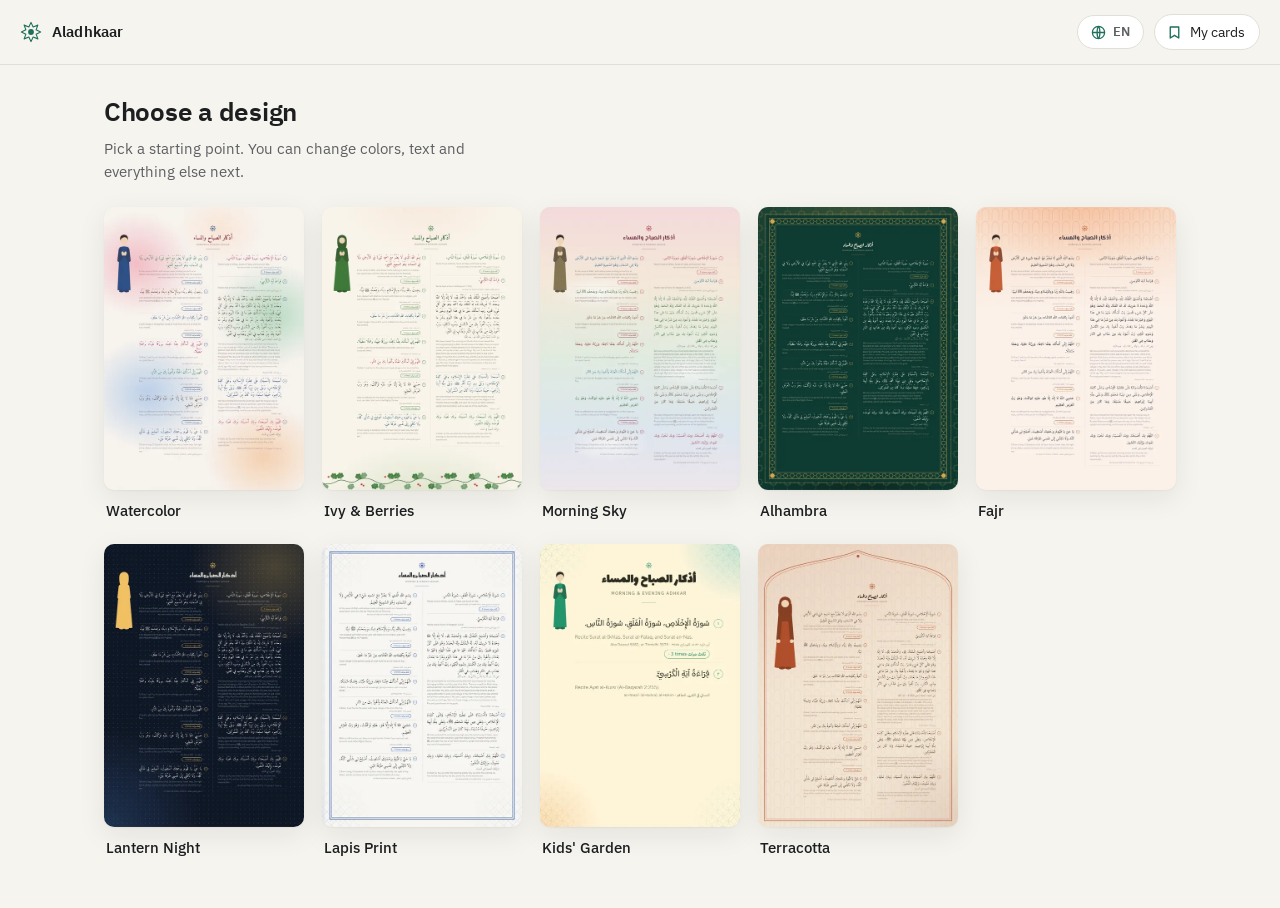
<file: public/make.html>
<!doctype html>
<html lang="en" dir="ltr">
<head>
  <meta charset="utf-8">
  <meta name="viewport" content="width=device-width, initial-scale=1, viewport-fit=cover">
  <title>Make your adhkar card · Aladhkaar</title>
  <meta name="description" content="Make your own morning and evening adhkar card. Arrange the adhkar, pick colors and patterns, then print, save as PDF or share. صمّم بطاقة أذكار الصباح والمساء واطبعها أو شاركها.">
  <!-- Paste your Cloudflare Turnstile site key here (the public one). Leave empty while testing. -->
  <meta name="turnstile-sitekey" content="0x4AAAAAAF7CWg-Qgjdzuxv4">
  <link rel="canonical" href="https://aladhkaar.com/make">
  <meta property="og:type" content="website">
  <meta property="og:site_name" content="Aladhkaar · صانع الأذكار">
  <meta property="og:url" content="https://aladhkaar.com/make">
  <meta property="og:title" content="Aladhkaar · صانع الأذكار">
  <meta property="og:description" content="Make your own morning and evening adhkar card, then print it, save it as a PDF or share it. صمّم بطاقة أذكار الصباح والمساء واطبعها أو احفظها PDF أو شاركها.">
  <meta property="og:image" content="https://aladhkaar.com/og-image.jpg">
  <meta property="og:image:width" content="1200">
  <meta property="og:image:height" content="630">
  <meta property="og:image:alt" content="Adhkar cards made with Aladhkaar">
  <meta name="twitter:card" content="summary_large_image">
  <meta name="twitter:title" content="Aladhkaar · صانع الأذكار">
  <meta name="twitter:description" content="Make your own morning and evening adhkar card. Free to print and share.">
  <meta name="twitter:image" content="https://aladhkaar.com/og-image.jpg">
  <meta name="theme-color" content="#f6f4ef" media="(prefers-color-scheme: light)">
  <meta name="theme-color" content="#16171a" media="(prefers-color-scheme: dark)">
  <link rel="manifest" href="manifest.webmanifest">
  <link rel="icon" href="icons/icon.svg" type="image/svg+xml">
  <link rel="apple-touch-icon" href="icons/icon-192.png">
  <link rel="preload" href="data/adhkar.json" as="fetch" crossorigin>
  <link rel="stylesheet" href="fonts/fonts.css">
  <link rel="stylesheet" href="styles.css?v=21">
  <script type="application/ld+json">
{
 "@context": "https://schema.org",
 "@graph": [
  {
   "@type": "WebApplication",
   "@id": "https://aladhkaar.com/make#app",
   "name": "Aladhkaar card maker",
   "alternateName": [
    "Adhkar Maker",
    "صانع الأذكار"
   ],
   "url": "https://aladhkaar.com/make",
   "description": "Make your own morning and evening adhkar card: choose and reorder the adhkar, pick colours, patterns, borders, fonts and simple featureless figures, then print it or save it as a PDF or image.",
   "applicationCategory": "DesignApplication",
   "operatingSystem": "Any (web browser)",
   "browserRequirements": "Requires JavaScript",
   "isAccessibleForFree": true,
   "offers": {
    "@type": "Offer",
    "price": "0",
    "priceCurrency": "USD"
   },
   "inLanguage": [
    "en",
    "ar",
    "ur",
    "id",
    "ms",
    "tr",
    "fr",
    "bn"
   ],
   "featureList": [
    "23 morning and evening adhkar with counts and sources",
    "Drag to reorder the adhkar",
    "9 ready-made designs, colour themes, patterns and borders",
    "Simple featureless figures for children's cards",
    "A5, A4, A3, phone wallpaper, square and story sizes",
    "Print, save as PDF or PNG, or share a link",
    "Works offline"
   ],
   "image": "https://aladhkaar.com/og-image.jpg",
   "publisher": {
    "@type": "Organization",
    "name": "Aladhkaar",
    "url": "https://aladhkaar.com/"
   }
  },
  {
   "@type": "BreadcrumbList",
   "itemListElement": [
    {
     "@type": "ListItem",
     "position": 1,
     "name": "Aladhkaar",
     "item": "https://aladhkaar.com/"
    },
    {
     "@type": "ListItem",
     "position": 2,
     "name": "Card maker",
     "item": "https://aladhkaar.com/make"
    }
   ]
  }
 ]
}
  </script>
</head>
<body data-view="edit" data-step="edit" class="booting quick">
  <header class="topbar">
    <a class="brand" href="./">
      <svg class="brand-mark" viewBox="0 0 32 32" aria-hidden="true"><use href="#mark"/></svg>
      <span data-i18n="appName">Aladhkaar</span>
    </a>
    <div class="top-actions">
      <label class="lang-pick">
        <svg viewBox="0 0 20 20" aria-hidden="true"><circle cx="10" cy="10" r="7.2" fill="none" stroke="currentColor" stroke-width="1.5"/><path d="M2.8 10h14.4M10 2.8c2.2 2.3 2.2 12.1 0 14.4M10 2.8c-2.2 2.3-2.2 12.1 0 14.4" fill="none" stroke="currentColor" stroke-width="1.5"/></svg>
        <span id="langCode">EN</span>
        <select id="langSelect" aria-label="Language" data-i18n-aria="languageLabel"></select>
      </label>
      <button class="btn-ghost" id="btnCards" type="button">
        <svg viewBox="0 0 20 20" aria-hidden="true"><path d="M5 3.5h10v13l-5-3.2-5 3.2z" fill="none" stroke="currentColor" stroke-width="1.6" stroke-linejoin="round"/></svg>
        <span data-i18n="myCards">My cards</span>
      </button>
      <button class="btn-ghost" id="btnShare" type="button">
        <svg viewBox="0 0 20 20" aria-hidden="true"><circle cx="5" cy="10" r="2.2" fill="none" stroke="currentColor" stroke-width="1.6"/><circle cx="15" cy="4.5" r="2.2" fill="none" stroke="currentColor" stroke-width="1.6"/><circle cx="15" cy="15.5" r="2.2" fill="none" stroke="currentColor" stroke-width="1.6"/><path d="M7 9l6-3.3M7 11l6 3.3" stroke="currentColor" stroke-width="1.6"/></svg>
        <span data-i18n="shareBtn">Share</span>
      </button>
      <button class="btn-primary" id="btnExport" type="button">
        <svg viewBox="0 0 20 20" aria-hidden="true"><path d="M10 3v9m0 0l-3.5-3.5M10 12l3.5-3.5M4 14v2.5h12V14" fill="none" stroke="currentColor" stroke-width="1.7" stroke-linecap="round" stroke-linejoin="round"/></svg>
        <span data-i18n="exportBtn">Save &amp; print</span>
      </button>
    </div>
  </header>

  <section class="start" id="startView" aria-labelledby="startTitle">
    <div class="start-inner">
      <h1 class="start-title" id="startTitle" data-i18n="startTitle">Choose a design</h1>
      <p class="start-sub" data-i18n="startSub">Pick a starting point. You can change colors, text and everything else next.</p>
      <div class="start-grid" id="startGrid" role="list"></div>
    </div>
  </section>

  <main class="layout">
    <aside class="panel" id="editPanel">
      <section class="group">
        <h2 class="group-title" data-i18n="cardSection">Card</h2>

        <label class="field">
          <span class="field-label" data-i18n="titleLabel">Title</span>
          <input type="text" id="titleInput" dir="auto" autocomplete="off">
        </label>

        <div class="field">
          <span class="field-label" data-i18n="timeLabel">Time of day</span>
          <div class="segmented" role="radiogroup" id="modeGroup">
            <button type="button" role="radio" data-mode="both" data-i18n="modeBoth">Both</button>
            <button type="button" role="radio" data-mode="morning" data-i18n="modeMorning">Morning</button>
            <button type="button" role="radio" data-mode="evening" data-i18n="modeEvening">Evening</button>
          </div>
        </div>

        <div class="field">
          <span class="field-label" data-i18n="pageLabel">Page size</span>
          <div class="segmented seg-3x" role="radiogroup" id="pageGroup">
            <button type="button" role="radio" data-page="a5">A5</button>
            <button type="button" role="radio" data-page="a4">A4</button>
            <button type="button" role="radio" data-page="a3">A3</button>
            <button type="button" role="radio" data-page="phone" data-i18n="pagePhone">Phone</button>
            <button type="button" role="radio" data-page="square" data-i18n="pageSquare">Square</button>
            <button type="button" role="radio" data-page="story" data-i18n="pageStory">Story</button>
          </div>
        </div>
        <div class="field">
          <span class="field-label" data-i18n="textSizeLabel">Text size</span>
          <div class="segmented seg-4" role="radiogroup" id="textSizeGroup">
            <button type="button" role="radio" data-size="fit" data-i18n="sizeFit">Fit to pages</button>
            <button type="button" role="radio" data-size="m" data-i18n="sizeM">Medium</button>
            <button type="button" role="radio" data-size="l" data-i18n="sizeL">Large</button>
            <button type="button" role="radio" data-size="xl" data-i18n="sizeXL">Huge</button>
          </div>
          <div class="stepper-row" id="fitPagesRow">
            <span data-i18n="fitPagesLabel">Number of pages</span>
            <div class="stepper">
              <button type="button" id="fitMinus" aria-label="Fewer pages">−</button>
              <output id="fitPagesOut">1</output>
              <button type="button" id="fitPlus" aria-label="More pages">+</button>
            </div>
          </div>
          <p class="hint hint-after" id="pageCount"></p>
        </div>

        <div class="field adv">
          <span class="field-label" data-i18n="colsLabel">Columns</span>
          <div class="segmented seg-4" role="radiogroup" id="colsGroup">
            <button type="button" role="radio" data-cols="auto" data-i18n="colsAuto">Auto</button>
            <button type="button" role="radio" data-cols="1">1</button>
            <button type="button" role="radio" data-cols="2">2</button>
            <button type="button" role="radio" data-cols="3">3</button>
          </div>
          <p class="hint hint-after" id="colsNote"></p>
          <label class="switch-row" id="colRuleRow"><span data-i18n="colRuleLabel">Line between columns</span><input type="checkbox" class="switch" id="optColRule"></label>
        </div>

        <div class="toggles">
          <label class="switch-row"><span data-i18n="showTranslation">English translation</span><input type="checkbox" class="switch" id="optTranslation"></label>
          <label class="switch-row adv"><span data-i18n="showCounts">Repeat counts</span><input type="checkbox" class="switch" id="optCounts"></label>
          <label class="switch-row adv"><span data-i18n="showNumbers">Numbering</span><input type="checkbox" class="switch" id="optNumbers"></label>
          <label class="switch-row adv"><span data-i18n="showSources">Sources (hadith references)</span><input type="checkbox" class="switch" id="optSources"></label>
          <label class="switch-row adv"><span data-i18n="showCredit">Show aladhkaar.com on the card</span><input type="checkbox" class="switch" id="optCredit"></label>
          <label class="switch-row adv"><span data-i18n="showFullQuran">Full text of Ayat al-Kursi</span><input type="checkbox" class="switch" id="optFullQuran"></label>
        </div>

        <label class="field adv">
          <span class="field-label" data-i18n="footerLabel">Footer</span>
          <select id="footerSelect"></select>
        </label>
      </section>


      <section class="group">
        <h2 class="group-title" data-i18n="designSection">Design</h2>
        <button type="button" class="change-design" id="btnChangeDesign">
          <svg viewBox="0 0 20 20" aria-hidden="true"><rect x="3" y="3" width="6" height="8" rx="1.2" fill="none" stroke="currentColor" stroke-width="1.5"/><rect x="11" y="3" width="6" height="5" rx="1.2" fill="none" stroke="currentColor" stroke-width="1.5"/><rect x="3" y="13" width="6" height="4" rx="1.2" fill="none" stroke="currentColor" stroke-width="1.5"/><rect x="11" y="10" width="6" height="7" rx="1.2" fill="none" stroke="currentColor" stroke-width="1.5"/></svg>
          <span data-i18n="changeDesign">Change design</span>
        </button>
        <div class="field adv">
          <span class="field-label" data-i18n="designsLabel">Ready-made designs</span>
          <div class="designs" id="designGallery" role="radiogroup"></div>
        </div>
        <div class="field">
          <span class="field-label" data-i18n="themeLabel">Colors</span>
          <div class="swatches" id="themeSwatches" role="radiogroup"></div>
        </div>
        <div class="color-row adv">
          <label class="color-field"><input type="color" id="accentColor"><span data-i18n="accentLabel">Accent</span></label>
          <label class="color-field"><input type="color" id="bgColor"><span data-i18n="bgLabel">Background</span></label>
          <button type="button" class="btn-text" id="btnColorsReset" data-i18n="resetColors">Use theme colors</button>
        </div>
        <label class="switch-row adv"><span data-i18n="multicolorLabel">Colorful verses</span><input type="checkbox" class="switch" id="optMulticolor"></label>
        <div class="field adv">
          <span class="field-label" data-i18n="titleFontLabel">Title font</span>
          <div class="font-list" id="titleFontList" role="radiogroup"></div>
        </div>
        <div class="field adv">
          <span class="field-label" data-i18n="fontLabel">Arabic font</span>
          <div class="font-list" id="fontList" role="radiogroup"></div>
        </div>
        <div class="field adv">
          <span class="field-label" data-i18n="patternLabel">Pattern</span>
          <div class="chips" id="patternChips" role="radiogroup"></div>
        </div>
        <div class="field adv" id="patternOpts">
          <div class="segmented seg-5" role="radiogroup" id="placeGroup">
            <button type="button" role="radio" data-place="full" data-i18n="placeFull">All over</button>
            <button type="button" role="radio" data-place="frame" data-i18n="placeFrame">Frame</button>
            <button type="button" role="radio" data-place="top" data-i18n="placeTop">Top</button>
            <button type="button" role="radio" data-place="bottom" data-i18n="placeBottom">Bottom</button>
            <button type="button" role="radio" data-place="corners" data-i18n="placeCorners">Corners</button>
          </div>
          <label class="range-row"><span data-i18n="strengthLabel">Strength</span><input type="range" id="patternStrength" min="4" max="100" step="1"></label>
        </div>
        <div class="field adv">
          <span class="field-label" data-i18n="borderLabel">Border</span>
          <div class="chips border-chips" id="borderChips" role="radiogroup"></div>
        </div>
        <div class="field adv" id="borderOpts">
          <div class="color-row">
            <label class="color-field"><input type="color" id="borderColor"><span data-i18n="borderColorLabel">Border color</span></label>
            <button type="button" class="btn-text" id="btnBorderAccent" data-i18n="borderAccent">Use accent color</button>
          </div>
          <span class="field-label" data-i18n="borderWeightLabel">Thickness</span>
          <div class="segmented" role="radiogroup" id="borderWeightGroup">
            <button type="button" role="radio" data-weight="thin" data-i18n="weightThin">Thin</button>
            <button type="button" role="radio" data-weight="medium" data-i18n="weightMedium">Medium</button>
            <button type="button" role="radio" data-weight="bold" data-i18n="weightBold">Bold</button>
          </div>
          <label class="range-row"><span data-i18n="borderGapLabel">Distance from edge</span><input type="range" id="borderGap" min="10" max="70" step="1"></label>
        </div>
      </section>

      <button type="button" class="more-options" id="btnMore" aria-expanded="false">
        <span class="mo-text"><strong id="moreLabel" data-i18n="moreOptions">More options</strong><span data-i18n="moreOptionsSub">Fonts, patterns, borders, figure, columns and more</span></span>
        <svg class="mo-chev" viewBox="0 0 20 20" aria-hidden="true"><path d="M6 8l4 4 4-4" fill="none" stroke="currentColor" stroke-width="1.7" stroke-linecap="round" stroke-linejoin="round"/></svg>
      </button>

      <section class="group adv">
        <h2 class="group-title" data-i18n="figureSection">Figure</h2>
        <div class="chips fig-chips" id="figureChips" role="radiogroup"></div>
        <div id="figureOpts">
          <div class="field">
            <span class="field-label" data-i18n="poseLabel">Pose</span>
            <div class="segmented seg-2" role="radiogroup" id="poseGroup">
              <button type="button" role="radio" data-pose="dua" data-i18n="poseDua">Hands raised</button>
              <button type="button" role="radio" data-pose="stand" data-i18n="poseStand">Standing</button>
            </div>
          </div>
          <div class="field">
            <span class="field-label" data-i18n="styleLabel">Style</span>
            <div class="segmented seg-2" role="radiogroup" id="figStyleGroup">
              <button type="button" role="radio" data-style="soft" data-i18n="styleSoft">Two-tone</button>
              <button type="button" role="radio" data-style="silhouette" data-i18n="styleSil">Silhouette</button>
            </div>
          </div>
          <div class="field" id="skinField">
            <span class="field-label" data-i18n="skinLabel">Skin tone</span>
            <div class="swatches small-sw" id="skinSwatches" role="radiogroup"></div>
          </div>
          <label class="range-row"><span data-i18n="sizeLabel">Size</span><input type="range" id="figSize" min="60" max="130" step="1"></label>
          <p class="hint" data-i18n="figHint">Drag the figure on the preview to move it to either side.</p>
        </div>
      </section>

      <section class="group">
        <div class="group-head">
          <h2 class="group-title" data-i18n="adhkarSection">Adhkar</h2>
          <span class="muted small" id="selCount"></span>
        </div>
        <p class="hint" data-i18n="dragHint">Drag to reorder. Switch off any you don't want on the card.</p>
        <ol class="dhikr-list" id="dhikrList"></ol>
        <div class="list-actions">
          <button type="button" class="btn-text" id="btnAll" data-i18n="selectAll">Select all</button>
          <button type="button" class="btn-text" id="btnNone" data-i18n="selectNone">Clear</button>
          <button type="button" class="btn-text" id="btnReset" data-i18n="resetOrder">Reset order</button>
        </div>
        <button type="button" class="suggest-link" data-contact="dhikr">
          <svg viewBox="0 0 20 20" aria-hidden="true"><path d="M10 4v12M4 10h12" fill="none" stroke="currentColor" stroke-width="1.7" stroke-linecap="round"/></svg>
          <span data-i18n="suggestDhikr">Suggest a dhikr to add</span>
        </button>
      </section>
      <footer class="panel-foot">
        <button type="button" class="btn-text" data-contact="idea" data-i18n="contactUs">Contact us</button>
        <span aria-hidden="true">·</span>
        <button type="button" class="btn-text" data-contact="problem" data-i18n="reportProblem">Report a problem</button>
        <span aria-hidden="true">·</span>
        <a class="btn-text" href="./#sources" data-i18n="aboutLink">About and references</a>
      </footer>
    </aside>

    <section class="stage" id="previewPanel">
      <div class="stage-inner" id="stageInner" tabindex="0" role="region" aria-label="Preview" data-i18n-aria="tabPreview">
        <div class="pages" id="pages"></div>
      </div>
    </section>
  </main>

  <dialog class="sheet" id="exportDialog" aria-labelledby="exportTitle">
    <form method="dialog" class="sheet-inner">
      <div class="sheet-head">
        <h2 id="exportTitle" data-i18n="exportTitle">Save &amp; print</h2>
        <button class="sheet-close" value="close" aria-label="Close" data-i18n-aria="close">×</button>
      </div>
      <p class="sheet-sub" id="exportSummary"></p>
      <div class="export-options">
        <button type="button" class="export-opt" data-export="pdf">
          <span class="eo-icon" aria-hidden="true">PDF</span>
          <span class="eo-text"><strong data-i18n="exPdf">Save as PDF</strong><span data-i18n="exPdfSub">All pages in one file, print quality.</span></span>
        </button>
        <button type="button" class="export-opt" data-export="png">
          <span class="eo-icon" aria-hidden="true">PNG</span>
          <span class="eo-text"><strong data-i18n="exPng">Save as image</strong><span data-i18n="exPngSub">One picture per page, for sharing or a phone wallpaper.</span></span>
        </button>
        <button type="button" class="export-opt" data-export="print">
          <span class="eo-icon" aria-hidden="true">
            <svg viewBox="0 0 20 20"><path d="M6 8V3h8v5M6 14H4V8h12v6h-2M6 11h8v6H6z" fill="none" stroke="currentColor" stroke-width="1.5" stroke-linejoin="round"/></svg>
          </span>
          <span class="eo-text"><strong data-i18n="exPrint">Print</strong><span data-i18n="exPrintSub">Opens your printer settings. Turn on background graphics.</span></span>
        </button>
      </div>
      <p class="sheet-status" id="exportStatus" role="status" aria-live="polite"></p>
    </form>
  </dialog>

  <dialog class="sheet" id="shareDialog" aria-labelledby="shareTitle">
    <div class="sheet-inner">
      <div class="sheet-head">
        <h2 id="shareTitle" data-i18n="shareTitle">Share</h2>
        <button type="button" class="sheet-close" id="shareClose" aria-label="Close" data-i18n-aria="close">×</button>
      </div>
      <button type="button" class="export-opt" id="btnShareImage">
        <span class="eo-icon" aria-hidden="true">
          <svg viewBox="0 0 20 20"><rect x="3" y="4" width="14" height="12" rx="2" fill="none" stroke="currentColor" stroke-width="1.5"/><circle cx="8" cy="8.5" r="1.5" fill="currentColor"/><path d="M4 15l4.5-4 3 2.5L14 11l3 3" fill="none" stroke="currentColor" stroke-width="1.5" stroke-linejoin="round"/></svg>
        </span>
        <span class="eo-text"><strong data-i18n="shareImage">Share the card image</strong><span data-i18n="shareImageSub">Send it to WhatsApp, Instagram, X or any app on your phone.</span></span>
      </button>
      <div class="social-row" id="socialRow">
        <a class="social" data-net="whatsapp" target="_blank" rel="noopener"><svg viewBox="0 0 24 24" aria-hidden="true"><path d="M12 3a9 9 0 0 0-7.8 13.5L3 21l4.6-1.2A9 9 0 1 0 12 3z" fill="none" stroke="currentColor" stroke-width="1.6" stroke-linejoin="round"/><path d="M9 8.5c.2 2.7 2.5 5.3 5.5 6l1-1.4-1.8-1-.9.8a4.6 4.6 0 0 1-2.2-2.2l.8-.9-1-1.8z" fill="currentColor"/></svg><span>WhatsApp</span></a>
        <a class="social" data-net="x" target="_blank" rel="noopener"><svg viewBox="0 0 24 24" aria-hidden="true"><path d="M4 4l16 16M20 4L4 20" stroke="currentColor" stroke-width="1.8" stroke-linecap="round"/></svg><span>X</span></a>
        <a class="social" data-net="telegram" target="_blank" rel="noopener"><svg viewBox="0 0 24 24" aria-hidden="true"><path d="M21 4L3 11l6 2 2 6 3-4 5 4z" fill="none" stroke="currentColor" stroke-width="1.6" stroke-linejoin="round"/></svg><span>Telegram</span></a>
        <a class="social" data-net="facebook" target="_blank" rel="noopener"><svg viewBox="0 0 24 24" aria-hidden="true"><path d="M14 8h3V4h-3a4 4 0 0 0-4 4v2H7v4h3v7h4v-7h3l1-4h-4V8z" fill="none" stroke="currentColor" stroke-width="1.6" stroke-linejoin="round"/></svg><span>Facebook</span></a>
        <button type="button" class="social" id="btnCopyShare"><svg viewBox="0 0 24 24" aria-hidden="true"><rect x="8" y="8" width="12" height="12" rx="2" fill="none" stroke="currentColor" stroke-width="1.6"/><path d="M16 8V5a1 1 0 0 0-1-1H5a1 1 0 0 0-1 1v10a1 1 0 0 0 1 1h3" fill="none" stroke="currentColor" stroke-width="1.6"/></svg><span data-i18n="copyLink">Copy link</span></button>
      </div>
      <label class="switch-row"><span data-i18n="shareWithDesign">Link opens my design</span><input type="checkbox" class="switch" id="optShareDesign" checked></label>
      <p class="sheet-sub" data-i18n="instaHint">For Instagram, choose the Square or Story page size, then use “Share the card image”, or save the image and post it from the app.</p>
      <input type="text" class="link-out" id="shareLinkOut" readonly hidden>
      <p class="sheet-status" id="shareStatus" role="status" aria-live="polite"></p>
    </div>
  </dialog>

  <dialog class="sheet" id="cardsDialog" aria-labelledby="cardsTitle">
    <div class="sheet-inner">
      <div class="sheet-head">
        <h2 id="cardsTitle" data-i18n="myCards">My cards</h2>
        <button type="button" class="sheet-close" id="cardsClose" aria-label="Close" data-i18n-aria="close">×</button>
      </div>
      <form class="save-row" id="saveCardForm">
        <input type="text" id="cardName" dir="auto" autocomplete="off" maxlength="60" aria-label="Card name" data-i18n-aria="cardNamePh">
        <button type="submit" class="btn-primary" data-i18n="saveCard">Save</button>
      </form>
      <p class="sheet-sub" data-i18n="cardsHint">Saved on this device. Use a link or file to move a card to another phone or share it.</p>
      <ul class="card-library" id="cardList"></ul>
      <div class="share-row">
        <button type="button" class="btn-chip" id="btnShareLink" data-i18n="shareLink">Copy share link</button>
        <button type="button" class="btn-chip" id="btnDownloadCard" data-i18n="downloadCard">Download card file</button>
        <label class="btn-chip" for="cardFile"><span data-i18n="openCardFile">Open card file</span></label>
        <input type="file" id="cardFile" accept=".json,application/json" hidden>
      </div>
      <input type="text" class="link-out" id="linkOut" readonly hidden>
      <p class="sheet-status" id="cardsStatus" role="status" aria-live="polite"></p>
    </div>
  </dialog>

  <dialog class="sheet" id="contactDialog" aria-labelledby="contactTitle">
    <form class="sheet-inner" id="contactForm" novalidate>
      <div class="sheet-head">
        <h2 id="contactTitle" data-i18n="contactTitle">Contact us</h2>
        <button type="button" class="sheet-close" id="contactClose" aria-label="Close" data-i18n-aria="close">×</button>
      </div>
      <div class="contact-body">
        <p class="sheet-sub" data-i18n="contactSub">Suggest a dhikr, share an idea or tell us about a problem. We read every message.</p>
        <div class="segmented seg-4" id="contactType" role="radiogroup">
          <button type="button" role="radio" data-type="dhikr" data-i18n="ctDhikr">Dhikr</button>
          <button type="button" role="radio" data-type="idea" data-i18n="ctIdea">Idea</button>
          <button type="button" role="radio" data-type="problem" data-i18n="ctProblem">Problem</button>
          <button type="button" role="radio" data-type="other" data-i18n="ctOther">Other</button>
        </div>
        <label class="field"><span class="field-label" id="contactMsgLabel" data-i18n="ctMessage">Your message</span>
          <textarea id="contactMsg" rows="5" dir="auto" maxlength="4000" required></textarea></label>
        <div class="field-pair">
          <label class="field"><span class="field-label" data-i18n="ctName">Name (optional)</span>
            <input type="text" id="contactName" dir="auto" maxlength="100" autocomplete="name"></label>
          <label class="field"><span class="field-label" data-i18n="ctEmail">Email, if you'd like a reply</span>
            <input type="email" id="contactEmail" dir="ltr" maxlength="200" autocomplete="email"></label>
        </div>
        <label class="hp" aria-hidden="true">Website <input type="text" id="contactWebsite" tabindex="-1" autocomplete="off"></label>
        <div id="turnstileBox"></div>
        <button type="submit" class="btn-primary contact-send" id="contactSend"><span data-i18n="ctSend">Send</span></button>
        <p class="sheet-status" id="contactStatus" role="status" aria-live="polite"></p>
        <p class="sheet-note" data-i18n="ctPrivacy">We keep your message, name, email and country only to reply, and delete messages after 12 months.</p>
      </div>
      <div class="contact-done" id="contactDone" hidden>
        <svg viewBox="0 0 48 48" aria-hidden="true"><circle cx="24" cy="24" r="21" fill="none" stroke="currentColor" stroke-width="2"/><path d="M15 25l6 6 12-13" fill="none" stroke="currentColor" stroke-width="2.4" stroke-linecap="round" stroke-linejoin="round"/></svg>
        <strong data-i18n="ctThanks">Jazakum Allahu khayran</strong>
        <p data-i18n="ctThanksSub">Your message was sent. If you left an email, we'll reply there.</p>
        <button type="button" class="btn-chip" id="contactAnother" data-i18n="ctAnother">Send another</button>
      </div>
    </form>
  </dialog>

  <div class="toast" id="toast" role="status" aria-live="polite" hidden></div>
  <div class="sr-only" id="srLive" aria-live="polite"></div>

  <nav class="tabbar" aria-label="Views" data-i18n-aria="views">
    <button type="button" class="tab" data-view="edit" data-i18n="tabEdit">Edit</button>
    <button type="button" class="tab" data-view="preview" data-i18n="tabPreview">Preview</button>
  </nav>

  <svg width="0" height="0" style="position:absolute" aria-hidden="true">
    <symbol id="mark" viewBox="0 0 32 32">
      <path d="M16 2l3.1 6.6L26 6l-2.6 6.9L30 16l-6.6 3.1L26 26l-6.9-2.6L16 30l-3.1-6.6L6 26l2.6-6.9L2 16l6.6-3.1L6 6l6.9 2.6z" fill="none" stroke="currentColor" stroke-width="1.6" stroke-linejoin="round"/>
      <circle cx="16" cy="16" r="4.2" fill="currentColor"/>
    </symbol>
    <symbol id="grip" viewBox="0 0 16 16"><g fill="currentColor"><circle cx="6" cy="4" r="1.2"/><circle cx="10" cy="4" r="1.2"/><circle cx="6" cy="8" r="1.2"/><circle cx="10" cy="8" r="1.2"/><circle cx="6" cy="12" r="1.2"/><circle cx="10" cy="12" r="1.2"/></g></symbol>
  </svg>

  <script src="design.js?v=21"></script>
  <script src="export.js?v=21"></script>
  <script src="i18n-extra.js?v=21"></script>
  <script src="app.js?v=21"></script>
</body>
</html>
</file>
<file: public/fonts/fonts.css>
/* Self-hosted Google Fonts (SIL Open Font License) */
@font-face {
  font-family: 'Amiri';
  font-style: normal;
  font-weight: 400;
  font-display: swap;
  src: url(Amiri-400-arabic.woff2) format('woff2');
  unicode-range: U+0600-06FF, U+0750-077F, U+0870-0891, U+0897-08E1, U+08E3-08FF, U+200C-200E, U+2010-2011, U+204F, U+2E41, U+FB50-FDFF, U+FE70-FE74, U+FE76-FEFC, U+102E0-102FB, U+10E60-10E7E, U+10EC2-10EC7, U+10EC9-10EEE, U+10EF0-10EFF, U+1EE00-1EE03, U+1EE05-1EE1F, U+1EE21-1EE22, U+1EE24, U+1EE27, U+1EE29-1EE32, U+1EE34-1EE37, U+1EE39, U+1EE3B, U+1EE42, U+1EE47, U+1EE49, U+1EE4B, U+1EE4D-1EE4F, U+1EE51-1EE52, U+1EE54, U+1EE57, U+1EE59, U+1EE5B, U+1EE5D, U+1EE5F, U+1EE61-1EE62, U+1EE64, U+1EE67-1EE6A, U+1EE6C-1EE72, U+1EE74-1EE77, U+1EE79-1EE7C, U+1EE7E, U+1EE80-1EE89, U+1EE8B-1EE9B, U+1EEA1-1EEA3, U+1EEA5-1EEA9, U+1EEAB-1EEBB, U+1EEF0-1EEF1;
}
@font-face {
  font-family: 'Amiri';
  font-style: normal;
  font-weight: 400;
  font-display: swap;
  src: url(Amiri-400-latin.woff2) format('woff2');
  unicode-range: U+0000-00FF, U+0131, U+0152-0153, U+02BB-02BC, U+02C6, U+02DA, U+02DC, U+0304, U+0308, U+0329, U+2000-206F, U+20AC, U+2122, U+2191, U+2193, U+2212, U+2215, U+FEFF, U+FFFD;
}
@font-face {
  font-family: 'Amiri';
  font-style: normal;
  font-weight: 700;
  font-display: swap;
  src: url(Amiri-700-arabic.woff2) format('woff2');
  unicode-range: U+0600-06FF, U+0750-077F, U+0870-0891, U+0897-08E1, U+08E3-08FF, U+200C-200E, U+2010-2011, U+204F, U+2E41, U+FB50-FDFF, U+FE70-FE74, U+FE76-FEFC, U+102E0-102FB, U+10E60-10E7E, U+10EC2-10EC7, U+10EC9-10EEE, U+10EF0-10EFF, U+1EE00-1EE03, U+1EE05-1EE1F, U+1EE21-1EE22, U+1EE24, U+1EE27, U+1EE29-1EE32, U+1EE34-1EE37, U+1EE39, U+1EE3B, U+1EE42, U+1EE47, U+1EE49, U+1EE4B, U+1EE4D-1EE4F, U+1EE51-1EE52, U+1EE54, U+1EE57, U+1EE59, U+1EE5B, U+1EE5D, U+1EE5F, U+1EE61-1EE62, U+1EE64, U+1EE67-1EE6A, U+1EE6C-1EE72, U+1EE74-1EE77, U+1EE79-1EE7C, U+1EE7E, U+1EE80-1EE89, U+1EE8B-1EE9B, U+1EEA1-1EEA3, U+1EEA5-1EEA9, U+1EEAB-1EEBB, U+1EEF0-1EEF1;
}
@font-face {
  font-family: 'Amiri';
  font-style: normal;
  font-weight: 700;
  font-display: swap;
  src: url(Amiri-700-latin.woff2) format('woff2');
  unicode-range: U+0000-00FF, U+0131, U+0152-0153, U+02BB-02BC, U+02C6, U+02DA, U+02DC, U+0304, U+0308, U+0329, U+2000-206F, U+20AC, U+2122, U+2191, U+2193, U+2212, U+2215, U+FEFF, U+FFFD;
}
@font-face {
  font-family: 'Aref Ruqaa';
  font-style: normal;
  font-weight: 400;
  font-display: swap;
  src: url(ArefRuqaa-400-arabic.woff2) format('woff2');
  unicode-range: U+0600-06FF, U+0750-077F, U+0870-0891, U+0897-08E1, U+08E3-08FF, U+200C-200E, U+2010-2011, U+204F, U+2E41, U+FB50-FDFF, U+FE70-FE74, U+FE76-FEFC, U+102E0-102FB, U+10E60-10E7E, U+10EC2-10EC7, U+10EC9-10EEE, U+10EF0-10EFF, U+1EE00-1EE03, U+1EE05-1EE1F, U+1EE21-1EE22, U+1EE24, U+1EE27, U+1EE29-1EE32, U+1EE34-1EE37, U+1EE39, U+1EE3B, U+1EE42, U+1EE47, U+1EE49, U+1EE4B, U+1EE4D-1EE4F, U+1EE51-1EE52, U+1EE54, U+1EE57, U+1EE59, U+1EE5B, U+1EE5D, U+1EE5F, U+1EE61-1EE62, U+1EE64, U+1EE67-1EE6A, U+1EE6C-1EE72, U+1EE74-1EE77, U+1EE79-1EE7C, U+1EE7E, U+1EE80-1EE89, U+1EE8B-1EE9B, U+1EEA1-1EEA3, U+1EEA5-1EEA9, U+1EEAB-1EEBB, U+1EEF0-1EEF1;
}
@font-face {
  font-family: 'Aref Ruqaa';
  font-style: normal;
  font-weight: 400;
  font-display: swap;
  src: url(ArefRuqaa-400-latin.woff2) format('woff2');
  unicode-range: U+0000-00FF, U+0131, U+0152-0153, U+02BB-02BC, U+02C6, U+02DA, U+02DC, U+0304, U+0308, U+0329, U+2000-206F, U+20AC, U+2122, U+2191, U+2193, U+2212, U+2215, U+FEFF, U+FFFD;
}
@font-face {
  font-family: 'Aref Ruqaa';
  font-style: normal;
  font-weight: 700;
  font-display: swap;
  src: url(ArefRuqaa-700-arabic.woff2) format('woff2');
  unicode-range: U+0600-06FF, U+0750-077F, U+0870-0891, U+0897-08E1, U+08E3-08FF, U+200C-200E, U+2010-2011, U+204F, U+2E41, U+FB50-FDFF, U+FE70-FE74, U+FE76-FEFC, U+102E0-102FB, U+10E60-10E7E, U+10EC2-10EC7, U+10EC9-10EEE, U+10EF0-10EFF, U+1EE00-1EE03, U+1EE05-1EE1F, U+1EE21-1EE22, U+1EE24, U+1EE27, U+1EE29-1EE32, U+1EE34-1EE37, U+1EE39, U+1EE3B, U+1EE42, U+1EE47, U+1EE49, U+1EE4B, U+1EE4D-1EE4F, U+1EE51-1EE52, U+1EE54, U+1EE57, U+1EE59, U+1EE5B, U+1EE5D, U+1EE5F, U+1EE61-1EE62, U+1EE64, U+1EE67-1EE6A, U+1EE6C-1EE72, U+1EE74-1EE77, U+1EE79-1EE7C, U+1EE7E, U+1EE80-1EE89, U+1EE8B-1EE9B, U+1EEA1-1EEA3, U+1EEA5-1EEA9, U+1EEAB-1EEBB, U+1EEF0-1EEF1;
}
@font-face {
  font-family: 'Aref Ruqaa';
  font-style: normal;
  font-weight: 700;
  font-display: swap;
  src: url(ArefRuqaa-700-latin.woff2) format('woff2');
  unicode-range: U+0000-00FF, U+0131, U+0152-0153, U+02BB-02BC, U+02C6, U+02DA, U+02DC, U+0304, U+0308, U+0329, U+2000-206F, U+20AC, U+2122, U+2191, U+2193, U+2212, U+2215, U+FEFF, U+FFFD;
}
@font-face {
  font-family: 'Baloo Bhaijaan 2';
  font-style: normal;
  font-weight: 400;
  font-display: swap;
  src: url(BalooBhaijaan2-400-arabic.woff2) format('woff2');
  unicode-range: U+0600-06FF, U+0750-077F, U+0870-0891, U+0897-08E1, U+08E3-08FF, U+200C-200E, U+2010-2011, U+204F, U+2E41, U+FB50-FDFF, U+FE70-FE74, U+FE76-FEFC, U+102E0-102FB, U+10E60-10E7E, U+10EC2-10EC7, U+10EC9-10EEE, U+10EF0-10EFF, U+1EE00-1EE03, U+1EE05-1EE1F, U+1EE21-1EE22, U+1EE24, U+1EE27, U+1EE29-1EE32, U+1EE34-1EE37, U+1EE39, U+1EE3B, U+1EE42, U+1EE47, U+1EE49, U+1EE4B, U+1EE4D-1EE4F, U+1EE51-1EE52, U+1EE54, U+1EE57, U+1EE59, U+1EE5B, U+1EE5D, U+1EE5F, U+1EE61-1EE62, U+1EE64, U+1EE67-1EE6A, U+1EE6C-1EE72, U+1EE74-1EE77, U+1EE79-1EE7C, U+1EE7E, U+1EE80-1EE89, U+1EE8B-1EE9B, U+1EEA1-1EEA3, U+1EEA5-1EEA9, U+1EEAB-1EEBB, U+1EEF0-1EEF1;
}
@font-face {
  font-family: 'Baloo Bhaijaan 2';
  font-style: normal;
  font-weight: 400;
  font-display: swap;
  src: url(BalooBhaijaan2-400-latin.woff2) format('woff2');
  unicode-range: U+0000-00FF, U+0131, U+0152-0153, U+02BB-02BC, U+02C6, U+02DA, U+02DC, U+0304, U+0308, U+0329, U+2000-206F, U+20AC, U+2122, U+2191, U+2193, U+2212, U+2215, U+FEFF, U+FFFD;
}
@font-face {
  font-family: 'Baloo Bhaijaan 2';
  font-style: normal;
  font-weight: 600;
  font-display: swap;
  src: url(BalooBhaijaan2-600-arabic.woff2) format('woff2');
  unicode-range: U+0600-06FF, U+0750-077F, U+0870-0891, U+0897-08E1, U+08E3-08FF, U+200C-200E, U+2010-2011, U+204F, U+2E41, U+FB50-FDFF, U+FE70-FE74, U+FE76-FEFC, U+102E0-102FB, U+10E60-10E7E, U+10EC2-10EC7, U+10EC9-10EEE, U+10EF0-10EFF, U+1EE00-1EE03, U+1EE05-1EE1F, U+1EE21-1EE22, U+1EE24, U+1EE27, U+1EE29-1EE32, U+1EE34-1EE37, U+1EE39, U+1EE3B, U+1EE42, U+1EE47, U+1EE49, U+1EE4B, U+1EE4D-1EE4F, U+1EE51-1EE52, U+1EE54, U+1EE57, U+1EE59, U+1EE5B, U+1EE5D, U+1EE5F, U+1EE61-1EE62, U+1EE64, U+1EE67-1EE6A, U+1EE6C-1EE72, U+1EE74-1EE77, U+1EE79-1EE7C, U+1EE7E, U+1EE80-1EE89, U+1EE8B-1EE9B, U+1EEA1-1EEA3, U+1EEA5-1EEA9, U+1EEAB-1EEBB, U+1EEF0-1EEF1;
}
@font-face {
  font-family: 'Baloo Bhaijaan 2';
  font-style: normal;
  font-weight: 600;
  font-display: swap;
  src: url(BalooBhaijaan2-600-latin.woff2) format('woff2');
  unicode-range: U+0000-00FF, U+0131, U+0152-0153, U+02BB-02BC, U+02C6, U+02DA, U+02DC, U+0304, U+0308, U+0329, U+2000-206F, U+20AC, U+2122, U+2191, U+2193, U+2212, U+2215, U+FEFF, U+FFFD;
}
@font-face {
  font-family: 'El Messiri';
  font-style: normal;
  font-weight: 500;
  font-display: swap;
  src: url(ElMessiri-500-arabic.woff2) format('woff2');
  unicode-range: U+0600-06FF, U+0750-077F, U+0870-0891, U+0897-08E1, U+08E3-08FF, U+200C-200E, U+2010-2011, U+204F, U+2E41, U+FB50-FDFF, U+FE70-FE74, U+FE76-FEFC, U+102E0-102FB, U+10E60-10E7E, U+10EC2-10EC7, U+10EC9-10EEE, U+10EF0-10EFF, U+1EE00-1EE03, U+1EE05-1EE1F, U+1EE21-1EE22, U+1EE24, U+1EE27, U+1EE29-1EE32, U+1EE34-1EE37, U+1EE39, U+1EE3B, U+1EE42, U+1EE47, U+1EE49, U+1EE4B, U+1EE4D-1EE4F, U+1EE51-1EE52, U+1EE54, U+1EE57, U+1EE59, U+1EE5B, U+1EE5D, U+1EE5F, U+1EE61-1EE62, U+1EE64, U+1EE67-1EE6A, U+1EE6C-1EE72, U+1EE74-1EE77, U+1EE79-1EE7C, U+1EE7E, U+1EE80-1EE89, U+1EE8B-1EE9B, U+1EEA1-1EEA3, U+1EEA5-1EEA9, U+1EEAB-1EEBB, U+1EEF0-1EEF1;
}
@font-face {
  font-family: 'El Messiri';
  font-style: normal;
  font-weight: 500;
  font-display: swap;
  src: url(ElMessiri-500-latin.woff2) format('woff2');
  unicode-range: U+0000-00FF, U+0131, U+0152-0153, U+02BB-02BC, U+02C6, U+02DA, U+02DC, U+0304, U+0308, U+0329, U+2000-206F, U+20AC, U+2122, U+2191, U+2193, U+2212, U+2215, U+FEFF, U+FFFD;
}
@font-face {
  font-family: 'El Messiri';
  font-style: normal;
  font-weight: 700;
  font-display: swap;
  src: url(ElMessiri-700-arabic.woff2) format('woff2');
  unicode-range: U+0600-06FF, U+0750-077F, U+0870-0891, U+0897-08E1, U+08E3-08FF, U+200C-200E, U+2010-2011, U+204F, U+2E41, U+FB50-FDFF, U+FE70-FE74, U+FE76-FEFC, U+102E0-102FB, U+10E60-10E7E, U+10EC2-10EC7, U+10EC9-10EEE, U+10EF0-10EFF, U+1EE00-1EE03, U+1EE05-1EE1F, U+1EE21-1EE22, U+1EE24, U+1EE27, U+1EE29-1EE32, U+1EE34-1EE37, U+1EE39, U+1EE3B, U+1EE42, U+1EE47, U+1EE49, U+1EE4B, U+1EE4D-1EE4F, U+1EE51-1EE52, U+1EE54, U+1EE57, U+1EE59, U+1EE5B, U+1EE5D, U+1EE5F, U+1EE61-1EE62, U+1EE64, U+1EE67-1EE6A, U+1EE6C-1EE72, U+1EE74-1EE77, U+1EE79-1EE7C, U+1EE7E, U+1EE80-1EE89, U+1EE8B-1EE9B, U+1EEA1-1EEA3, U+1EEA5-1EEA9, U+1EEAB-1EEBB, U+1EEF0-1EEF1;
}
@font-face {
  font-family: 'El Messiri';
  font-style: normal;
  font-weight: 700;
  font-display: swap;
  src: url(ElMessiri-700-latin.woff2) format('woff2');
  unicode-range: U+0000-00FF, U+0131, U+0152-0153, U+02BB-02BC, U+02C6, U+02DA, U+02DC, U+0304, U+0308, U+0329, U+2000-206F, U+20AC, U+2122, U+2191, U+2193, U+2212, U+2215, U+FEFF, U+FFFD;
}
@font-face {
  font-family: 'IBM Plex Sans Arabic';
  font-style: normal;
  font-weight: 300;
  font-display: swap;
  src: url(IBMPlexSansArabic-300-arabic.woff2) format('woff2');
  unicode-range: U+0600-06FF, U+0750-077F, U+0870-0891, U+0897-08E1, U+08E3-08FF, U+200C-200E, U+2010-2011, U+204F, U+2E41, U+FB50-FDFF, U+FE70-FE74, U+FE76-FEFC, U+102E0-102FB, U+10E60-10E7E, U+10EC2-10EC7, U+10EC9-10EEE, U+10EF0-10EFF, U+1EE00-1EE03, U+1EE05-1EE1F, U+1EE21-1EE22, U+1EE24, U+1EE27, U+1EE29-1EE32, U+1EE34-1EE37, U+1EE39, U+1EE3B, U+1EE42, U+1EE47, U+1EE49, U+1EE4B, U+1EE4D-1EE4F, U+1EE51-1EE52, U+1EE54, U+1EE57, U+1EE59, U+1EE5B, U+1EE5D, U+1EE5F, U+1EE61-1EE62, U+1EE64, U+1EE67-1EE6A, U+1EE6C-1EE72, U+1EE74-1EE77, U+1EE79-1EE7C, U+1EE7E, U+1EE80-1EE89, U+1EE8B-1EE9B, U+1EEA1-1EEA3, U+1EEA5-1EEA9, U+1EEAB-1EEBB, U+1EEF0-1EEF1;
}
@font-face {
  font-family: 'IBM Plex Sans Arabic';
  font-style: normal;
  font-weight: 300;
  font-display: swap;
  src: url(IBMPlexSansArabic-300-latin.woff2) format('woff2');
  unicode-range: U+0000-00FF, U+0131, U+0152-0153, U+02BB-02BC, U+02C6, U+02DA, U+02DC, U+0304, U+0308, U+0329, U+2000-206F, U+20AC, U+2122, U+2191, U+2193, U+2212, U+2215, U+FEFF, U+FFFD;
}
@font-face {
  font-family: 'IBM Plex Sans Arabic';
  font-style: normal;
  font-weight: 400;
  font-display: swap;
  src: url(IBMPlexSansArabic-400-arabic.woff2) format('woff2');
  unicode-range: U+0600-06FF, U+0750-077F, U+0870-0891, U+0897-08E1, U+08E3-08FF, U+200C-200E, U+2010-2011, U+204F, U+2E41, U+FB50-FDFF, U+FE70-FE74, U+FE76-FEFC, U+102E0-102FB, U+10E60-10E7E, U+10EC2-10EC7, U+10EC9-10EEE, U+10EF0-10EFF, U+1EE00-1EE03, U+1EE05-1EE1F, U+1EE21-1EE22, U+1EE24, U+1EE27, U+1EE29-1EE32, U+1EE34-1EE37, U+1EE39, U+1EE3B, U+1EE42, U+1EE47, U+1EE49, U+1EE4B, U+1EE4D-1EE4F, U+1EE51-1EE52, U+1EE54, U+1EE57, U+1EE59, U+1EE5B, U+1EE5D, U+1EE5F, U+1EE61-1EE62, U+1EE64, U+1EE67-1EE6A, U+1EE6C-1EE72, U+1EE74-1EE77, U+1EE79-1EE7C, U+1EE7E, U+1EE80-1EE89, U+1EE8B-1EE9B, U+1EEA1-1EEA3, U+1EEA5-1EEA9, U+1EEAB-1EEBB, U+1EEF0-1EEF1;
}
@font-face {
  font-family: 'IBM Plex Sans Arabic';
  font-style: normal;
  font-weight: 400;
  font-display: swap;
  src: url(IBMPlexSansArabic-400-latin.woff2) format('woff2');
  unicode-range: U+0000-00FF, U+0131, U+0152-0153, U+02BB-02BC, U+02C6, U+02DA, U+02DC, U+0304, U+0308, U+0329, U+2000-206F, U+20AC, U+2122, U+2191, U+2193, U+2212, U+2215, U+FEFF, U+FFFD;
}
@font-face {
  font-family: 'IBM Plex Sans Arabic';
  font-style: normal;
  font-weight: 500;
  font-display: swap;
  src: url(IBMPlexSansArabic-500-arabic.woff2) format('woff2');
  unicode-range: U+0600-06FF, U+0750-077F, U+0870-0891, U+0897-08E1, U+08E3-08FF, U+200C-200E, U+2010-2011, U+204F, U+2E41, U+FB50-FDFF, U+FE70-FE74, U+FE76-FEFC, U+102E0-102FB, U+10E60-10E7E, U+10EC2-10EC7, U+10EC9-10EEE, U+10EF0-10EFF, U+1EE00-1EE03, U+1EE05-1EE1F, U+1EE21-1EE22, U+1EE24, U+1EE27, U+1EE29-1EE32, U+1EE34-1EE37, U+1EE39, U+1EE3B, U+1EE42, U+1EE47, U+1EE49, U+1EE4B, U+1EE4D-1EE4F, U+1EE51-1EE52, U+1EE54, U+1EE57, U+1EE59, U+1EE5B, U+1EE5D, U+1EE5F, U+1EE61-1EE62, U+1EE64, U+1EE67-1EE6A, U+1EE6C-1EE72, U+1EE74-1EE77, U+1EE79-1EE7C, U+1EE7E, U+1EE80-1EE89, U+1EE8B-1EE9B, U+1EEA1-1EEA3, U+1EEA5-1EEA9, U+1EEAB-1EEBB, U+1EEF0-1EEF1;
}
@font-face {
  font-family: 'IBM Plex Sans Arabic';
  font-style: normal;
  font-weight: 500;
  font-display: swap;
  src: url(IBMPlexSansArabic-500-latin.woff2) format('woff2');
  unicode-range: U+0000-00FF, U+0131, U+0152-0153, U+02BB-02BC, U+02C6, U+02DA, U+02DC, U+0304, U+0308, U+0329, U+2000-206F, U+20AC, U+2122, U+2191, U+2193, U+2212, U+2215, U+FEFF, U+FFFD;
}
@font-face {
  font-family: 'IBM Plex Sans Arabic';
  font-style: normal;
  font-weight: 600;
  font-display: swap;
  src: url(IBMPlexSansArabic-600-arabic.woff2) format('woff2');
  unicode-range: U+0600-06FF, U+0750-077F, U+0870-0891, U+0897-08E1, U+08E3-08FF, U+200C-200E, U+2010-2011, U+204F, U+2E41, U+FB50-FDFF, U+FE70-FE74, U+FE76-FEFC, U+102E0-102FB, U+10E60-10E7E, U+10EC2-10EC7, U+10EC9-10EEE, U+10EF0-10EFF, U+1EE00-1EE03, U+1EE05-1EE1F, U+1EE21-1EE22, U+1EE24, U+1EE27, U+1EE29-1EE32, U+1EE34-1EE37, U+1EE39, U+1EE3B, U+1EE42, U+1EE47, U+1EE49, U+1EE4B, U+1EE4D-1EE4F, U+1EE51-1EE52, U+1EE54, U+1EE57, U+1EE59, U+1EE5B, U+1EE5D, U+1EE5F, U+1EE61-1EE62, U+1EE64, U+1EE67-1EE6A, U+1EE6C-1EE72, U+1EE74-1EE77, U+1EE79-1EE7C, U+1EE7E, U+1EE80-1EE89, U+1EE8B-1EE9B, U+1EEA1-1EEA3, U+1EEA5-1EEA9, U+1EEAB-1EEBB, U+1EEF0-1EEF1;
}
@font-face {
  font-family: 'IBM Plex Sans Arabic';
  font-style: normal;
  font-weight: 600;
  font-display: swap;
  src: url(IBMPlexSansArabic-600-latin.woff2) format('woff2');
  unicode-range: U+0000-00FF, U+0131, U+0152-0153, U+02BB-02BC, U+02C6, U+02DA, U+02DC, U+0304, U+0308, U+0329, U+2000-206F, U+20AC, U+2122, U+2191, U+2193, U+2212, U+2215, U+FEFF, U+FFFD;
}
@font-face {
  font-family: 'Lalezar';
  font-style: normal;
  font-weight: 400;
  font-display: swap;
  src: url(Lalezar-400-arabic.woff2) format('woff2');
  unicode-range: U+0600-06FF, U+0750-077F, U+0870-0891, U+0897-08E1, U+08E3-08FF, U+200C-200E, U+2010-2011, U+204F, U+2E41, U+FB50-FDFF, U+FE70-FE74, U+FE76-FEFC, U+102E0-102FB, U+10E60-10E7E, U+10EC2-10EC7, U+10EC9-10EEE, U+10EF0-10EFF, U+1EE00-1EE03, U+1EE05-1EE1F, U+1EE21-1EE22, U+1EE24, U+1EE27, U+1EE29-1EE32, U+1EE34-1EE37, U+1EE39, U+1EE3B, U+1EE42, U+1EE47, U+1EE49, U+1EE4B, U+1EE4D-1EE4F, U+1EE51-1EE52, U+1EE54, U+1EE57, U+1EE59, U+1EE5B, U+1EE5D, U+1EE5F, U+1EE61-1EE62, U+1EE64, U+1EE67-1EE6A, U+1EE6C-1EE72, U+1EE74-1EE77, U+1EE79-1EE7C, U+1EE7E, U+1EE80-1EE89, U+1EE8B-1EE9B, U+1EEA1-1EEA3, U+1EEA5-1EEA9, U+1EEAB-1EEBB, U+1EEF0-1EEF1;
}
@font-face {
  font-family: 'Lalezar';
  font-style: normal;
  font-weight: 400;
  font-display: swap;
  src: url(Lalezar-400-latin.woff2) format('woff2');
  unicode-range: U+0000-00FF, U+0131, U+0152-0153, U+02BB-02BC, U+02C6, U+02DA, U+02DC, U+0304, U+0308, U+0329, U+2000-206F, U+20AC, U+2122, U+2191, U+2193, U+2212, U+2215, U+FEFF, U+FFFD;
}
@font-face {
  font-family: 'Markazi Text';
  font-style: normal;
  font-weight: 400;
  font-display: swap;
  src: url(MarkaziText-400-arabic.woff2) format('woff2');
  unicode-range: U+0600-06FF, U+0750-077F, U+0870-0891, U+0897-08E1, U+08E3-08FF, U+200C-200E, U+2010-2011, U+204F, U+2E41, U+FB50-FDFF, U+FE70-FE74, U+FE76-FEFC, U+102E0-102FB, U+10E60-10E7E, U+10EC2-10EC7, U+10EC9-10EEE, U+10EF0-10EFF, U+1EE00-1EE03, U+1EE05-1EE1F, U+1EE21-1EE22, U+1EE24, U+1EE27, U+1EE29-1EE32, U+1EE34-1EE37, U+1EE39, U+1EE3B, U+1EE42, U+1EE47, U+1EE49, U+1EE4B, U+1EE4D-1EE4F, U+1EE51-1EE52, U+1EE54, U+1EE57, U+1EE59, U+1EE5B, U+1EE5D, U+1EE5F, U+1EE61-1EE62, U+1EE64, U+1EE67-1EE6A, U+1EE6C-1EE72, U+1EE74-1EE77, U+1EE79-1EE7C, U+1EE7E, U+1EE80-1EE89, U+1EE8B-1EE9B, U+1EEA1-1EEA3, U+1EEA5-1EEA9, U+1EEAB-1EEBB, U+1EEF0-1EEF1;
}
@font-face {
  font-family: 'Markazi Text';
  font-style: normal;
  font-weight: 400;
  font-display: swap;
  src: url(MarkaziText-400-latin.woff2) format('woff2');
  unicode-range: U+0000-00FF, U+0131, U+0152-0153, U+02BB-02BC, U+02C6, U+02DA, U+02DC, U+0304, U+0308, U+0329, U+2000-206F, U+20AC, U+2122, U+2191, U+2193, U+2212, U+2215, U+FEFF, U+FFFD;
}
@font-face {
  font-family: 'Markazi Text';
  font-style: normal;
  font-weight: 600;
  font-display: swap;
  src: url(MarkaziText-600-arabic.woff2) format('woff2');
  unicode-range: U+0600-06FF, U+0750-077F, U+0870-0891, U+0897-08E1, U+08E3-08FF, U+200C-200E, U+2010-2011, U+204F, U+2E41, U+FB50-FDFF, U+FE70-FE74, U+FE76-FEFC, U+102E0-102FB, U+10E60-10E7E, U+10EC2-10EC7, U+10EC9-10EEE, U+10EF0-10EFF, U+1EE00-1EE03, U+1EE05-1EE1F, U+1EE21-1EE22, U+1EE24, U+1EE27, U+1EE29-1EE32, U+1EE34-1EE37, U+1EE39, U+1EE3B, U+1EE42, U+1EE47, U+1EE49, U+1EE4B, U+1EE4D-1EE4F, U+1EE51-1EE52, U+1EE54, U+1EE57, U+1EE59, U+1EE5B, U+1EE5D, U+1EE5F, U+1EE61-1EE62, U+1EE64, U+1EE67-1EE6A, U+1EE6C-1EE72, U+1EE74-1EE77, U+1EE79-1EE7C, U+1EE7E, U+1EE80-1EE89, U+1EE8B-1EE9B, U+1EEA1-1EEA3, U+1EEA5-1EEA9, U+1EEAB-1EEBB, U+1EEF0-1EEF1;
}
@font-face {
  font-family: 'Markazi Text';
  font-style: normal;
  font-weight: 600;
  font-display: swap;
  src: url(MarkaziText-600-latin.woff2) format('woff2');
  unicode-range: U+0000-00FF, U+0131, U+0152-0153, U+02BB-02BC, U+02C6, U+02DA, U+02DC, U+0304, U+0308, U+0329, U+2000-206F, U+20AC, U+2122, U+2191, U+2193, U+2212, U+2215, U+FEFF, U+FFFD;
}
@font-face {
  font-family: 'Noto Naskh Arabic';
  font-style: normal;
  font-weight: 400;
  font-display: swap;
  src: url(NotoNaskhArabic-400-arabic.woff2) format('woff2');
  unicode-range: U+0600-06FF, U+0750-077F, U+0870-0891, U+0897-08E1, U+08E3-08FF, U+200C-200E, U+2010-2011, U+204F, U+2E41, U+FB50-FDFF, U+FE70-FE74, U+FE76-FEFC, U+102E0-102FB, U+10E60-10E7E, U+10EC2-10EC7, U+10EC9-10EEE, U+10EF0-10EFF, U+1EE00-1EE03, U+1EE05-1EE1F, U+1EE21-1EE22, U+1EE24, U+1EE27, U+1EE29-1EE32, U+1EE34-1EE37, U+1EE39, U+1EE3B, U+1EE42, U+1EE47, U+1EE49, U+1EE4B, U+1EE4D-1EE4F, U+1EE51-1EE52, U+1EE54, U+1EE57, U+1EE59, U+1EE5B, U+1EE5D, U+1EE5F, U+1EE61-1EE62, U+1EE64, U+1EE67-1EE6A, U+1EE6C-1EE72, U+1EE74-1EE77, U+1EE79-1EE7C, U+1EE7E, U+1EE80-1EE89, U+1EE8B-1EE9B, U+1EEA1-1EEA3, U+1EEA5-1EEA9, U+1EEAB-1EEBB, U+1EEF0-1EEF1;
}
@font-face {
  font-family: 'Noto Naskh Arabic';
  font-style: normal;
  font-weight: 400;
  font-display: swap;
  src: url(NotoNaskhArabic-400-latin.woff2) format('woff2');
  unicode-range: U+0000-00FF, U+0131, U+0152-0153, U+02BB-02BC, U+02C6, U+02DA, U+02DC, U+0304, U+0308, U+0329, U+2000-206F, U+20AC, U+2122, U+2191, U+2193, U+2212, U+2215, U+FEFF, U+FFFD;
}
@font-face {
  font-family: 'Noto Naskh Arabic';
  font-style: normal;
  font-weight: 600;
  font-display: swap;
  src: url(NotoNaskhArabic-600-arabic.woff2) format('woff2');
  unicode-range: U+0600-06FF, U+0750-077F, U+0870-0891, U+0897-08E1, U+08E3-08FF, U+200C-200E, U+2010-2011, U+204F, U+2E41, U+FB50-FDFF, U+FE70-FE74, U+FE76-FEFC, U+102E0-102FB, U+10E60-10E7E, U+10EC2-10EC7, U+10EC9-10EEE, U+10EF0-10EFF, U+1EE00-1EE03, U+1EE05-1EE1F, U+1EE21-1EE22, U+1EE24, U+1EE27, U+1EE29-1EE32, U+1EE34-1EE37, U+1EE39, U+1EE3B, U+1EE42, U+1EE47, U+1EE49, U+1EE4B, U+1EE4D-1EE4F, U+1EE51-1EE52, U+1EE54, U+1EE57, U+1EE59, U+1EE5B, U+1EE5D, U+1EE5F, U+1EE61-1EE62, U+1EE64, U+1EE67-1EE6A, U+1EE6C-1EE72, U+1EE74-1EE77, U+1EE79-1EE7C, U+1EE7E, U+1EE80-1EE89, U+1EE8B-1EE9B, U+1EEA1-1EEA3, U+1EEA5-1EEA9, U+1EEAB-1EEBB, U+1EEF0-1EEF1;
}
@font-face {
  font-family: 'Noto Naskh Arabic';
  font-style: normal;
  font-weight: 600;
  font-display: swap;
  src: url(NotoNaskhArabic-600-latin.woff2) format('woff2');
  unicode-range: U+0000-00FF, U+0131, U+0152-0153, U+02BB-02BC, U+02C6, U+02DA, U+02DC, U+0304, U+0308, U+0329, U+2000-206F, U+20AC, U+2122, U+2191, U+2193, U+2212, U+2215, U+FEFF, U+FFFD;
}
@font-face {
  font-family: 'Reem Kufi';
  font-style: normal;
  font-weight: 500;
  font-display: swap;
  src: url(ReemKufi-500-arabic.woff2) format('woff2');
  unicode-range: U+0600-06FF, U+0750-077F, U+0870-0891, U+0897-08E1, U+08E3-08FF, U+200C-200E, U+2010-2011, U+204F, U+2E41, U+FB50-FDFF, U+FE70-FE74, U+FE76-FEFC, U+102E0-102FB, U+10E60-10E7E, U+10EC2-10EC7, U+10EC9-10EEE, U+10EF0-10EFF, U+1EE00-1EE03, U+1EE05-1EE1F, U+1EE21-1EE22, U+1EE24, U+1EE27, U+1EE29-1EE32, U+1EE34-1EE37, U+1EE39, U+1EE3B, U+1EE42, U+1EE47, U+1EE49, U+1EE4B, U+1EE4D-1EE4F, U+1EE51-1EE52, U+1EE54, U+1EE57, U+1EE59, U+1EE5B, U+1EE5D, U+1EE5F, U+1EE61-1EE62, U+1EE64, U+1EE67-1EE6A, U+1EE6C-1EE72, U+1EE74-1EE77, U+1EE79-1EE7C, U+1EE7E, U+1EE80-1EE89, U+1EE8B-1EE9B, U+1EEA1-1EEA3, U+1EEA5-1EEA9, U+1EEAB-1EEBB, U+1EEF0-1EEF1;
}
@font-face {
  font-family: 'Reem Kufi';
  font-style: normal;
  font-weight: 500;
  font-display: swap;
  src: url(ReemKufi-500-latin.woff2) format('woff2');
  unicode-range: U+0000-00FF, U+0131, U+0152-0153, U+02BB-02BC, U+02C6, U+02DA, U+02DC, U+0304, U+0308, U+0329, U+2000-206F, U+20AC, U+2122, U+2191, U+2193, U+2212, U+2215, U+FEFF, U+FFFD;
}
@font-face {
  font-family: 'Reem Kufi';
  font-style: normal;
  font-weight: 700;
  font-display: swap;
  src: url(ReemKufi-700-arabic.woff2) format('woff2');
  unicode-range: U+0600-06FF, U+0750-077F, U+0870-0891, U+0897-08E1, U+08E3-08FF, U+200C-200E, U+2010-2011, U+204F, U+2E41, U+FB50-FDFF, U+FE70-FE74, U+FE76-FEFC, U+102E0-102FB, U+10E60-10E7E, U+10EC2-10EC7, U+10EC9-10EEE, U+10EF0-10EFF, U+1EE00-1EE03, U+1EE05-1EE1F, U+1EE21-1EE22, U+1EE24, U+1EE27, U+1EE29-1EE32, U+1EE34-1EE37, U+1EE39, U+1EE3B, U+1EE42, U+1EE47, U+1EE49, U+1EE4B, U+1EE4D-1EE4F, U+1EE51-1EE52, U+1EE54, U+1EE57, U+1EE59, U+1EE5B, U+1EE5D, U+1EE5F, U+1EE61-1EE62, U+1EE64, U+1EE67-1EE6A, U+1EE6C-1EE72, U+1EE74-1EE77, U+1EE79-1EE7C, U+1EE7E, U+1EE80-1EE89, U+1EE8B-1EE9B, U+1EEA1-1EEA3, U+1EEA5-1EEA9, U+1EEAB-1EEBB, U+1EEF0-1EEF1;
}
@font-face {
  font-family: 'Reem Kufi';
  font-style: normal;
  font-weight: 700;
  font-display: swap;
  src: url(ReemKufi-700-latin.woff2) format('woff2');
  unicode-range: U+0000-00FF, U+0131, U+0152-0153, U+02BB-02BC, U+02C6, U+02DA, U+02DC, U+0304, U+0308, U+0329, U+2000-206F, U+20AC, U+2122, U+2191, U+2193, U+2212, U+2215, U+FEFF, U+FFFD;
}
@font-face {
  font-family: 'Scheherazade New';
  font-style: normal;
  font-weight: 400;
  font-display: swap;
  src: url(ScheherazadeNew-400-arabic.woff2) format('woff2');
  unicode-range: U+0600-06FF, U+0750-077F, U+0870-0891, U+0897-08E1, U+08E3-08FF, U+200C-200E, U+2010-2011, U+204F, U+2E41, U+FB50-FDFF, U+FE70-FE74, U+FE76-FEFC, U+102E0-102FB, U+10E60-10E7E, U+10EC2-10EC7, U+10EC9-10EEE, U+10EF0-10EFF, U+1EE00-1EE03, U+1EE05-1EE1F, U+1EE21-1EE22, U+1EE24, U+1EE27, U+1EE29-1EE32, U+1EE34-1EE37, U+1EE39, U+1EE3B, U+1EE42, U+1EE47, U+1EE49, U+1EE4B, U+1EE4D-1EE4F, U+1EE51-1EE52, U+1EE54, U+1EE57, U+1EE59, U+1EE5B, U+1EE5D, U+1EE5F, U+1EE61-1EE62, U+1EE64, U+1EE67-1EE6A, U+1EE6C-1EE72, U+1EE74-1EE77, U+1EE79-1EE7C, U+1EE7E, U+1EE80-1EE89, U+1EE8B-1EE9B, U+1EEA1-1EEA3, U+1EEA5-1EEA9, U+1EEAB-1EEBB, U+1EEF0-1EEF1;
}
@font-face {
  font-family: 'Scheherazade New';
  font-style: normal;
  font-weight: 400;
  font-display: swap;
  src: url(ScheherazadeNew-400-latin.woff2) format('woff2');
  unicode-range: U+0000-00FF, U+0131, U+0152-0153, U+02BB-02BC, U+02C6, U+02DA, U+02DC, U+0304, U+0308, U+0329, U+2000-206F, U+20AC, U+2122, U+2191, U+2193, U+2212, U+2215, U+FEFF, U+FFFD;
}
@font-face {
  font-family: 'Scheherazade New';
  font-style: normal;
  font-weight: 700;
  font-display: swap;
  src: url(ScheherazadeNew-700-arabic.woff2) format('woff2');
  unicode-range: U+0600-06FF, U+0750-077F, U+0870-0891, U+0897-08E1, U+08E3-08FF, U+200C-200E, U+2010-2011, U+204F, U+2E41, U+FB50-FDFF, U+FE70-FE74, U+FE76-FEFC, U+102E0-102FB, U+10E60-10E7E, U+10EC2-10EC7, U+10EC9-10EEE, U+10EF0-10EFF, U+1EE00-1EE03, U+1EE05-1EE1F, U+1EE21-1EE22, U+1EE24, U+1EE27, U+1EE29-1EE32, U+1EE34-1EE37, U+1EE39, U+1EE3B, U+1EE42, U+1EE47, U+1EE49, U+1EE4B, U+1EE4D-1EE4F, U+1EE51-1EE52, U+1EE54, U+1EE57, U+1EE59, U+1EE5B, U+1EE5D, U+1EE5F, U+1EE61-1EE62, U+1EE64, U+1EE67-1EE6A, U+1EE6C-1EE72, U+1EE74-1EE77, U+1EE79-1EE7C, U+1EE7E, U+1EE80-1EE89, U+1EE8B-1EE9B, U+1EEA1-1EEA3, U+1EEA5-1EEA9, U+1EEAB-1EEBB, U+1EEF0-1EEF1;
}
@font-face {
  font-family: 'Scheherazade New';
  font-style: normal;
  font-weight: 700;
  font-display: swap;
  src: url(ScheherazadeNew-700-latin.woff2) format('woff2');
  unicode-range: U+0000-00FF, U+0131, U+0152-0153, U+02BB-02BC, U+02C6, U+02DA, U+02DC, U+0304, U+0308, U+0329, U+2000-206F, U+20AC, U+2122, U+2191, U+2193, U+2212, U+2215, U+FEFF, U+FFFD;
}

/* UI languages: Turkish, French, Indonesian, Malay (latin-ext) and Bengali */
@font-face {
  font-family: 'Noto Sans Bengali';
  font-style: normal;
  font-weight: 400;
  font-stretch: 100%;
  font-display: swap;
  src: url(NotoSansBengali-bengali.woff2) format('woff2');
  unicode-range: U+0951-0952, U+0964-0965, U+0980-09FE, U+1CD0, U+1CD2, U+1CD5-1CD6, U+1CD8, U+1CE1, U+1CEA, U+1CED, U+1CF2, U+1CF5-1CF7, U+200C-200D, U+20B9, U+25CC, U+A8F1, U+11DF0-11DF1;
}
@font-face {
  font-family: 'Noto Sans Bengali';
  font-style: normal;
  font-weight: 500;
  font-stretch: 100%;
  font-display: swap;
  src: url(NotoSansBengali-bengali.woff2) format('woff2');
  unicode-range: U+0951-0952, U+0964-0965, U+0980-09FE, U+1CD0, U+1CD2, U+1CD5-1CD6, U+1CD8, U+1CE1, U+1CEA, U+1CED, U+1CF2, U+1CF5-1CF7, U+200C-200D, U+20B9, U+25CC, U+A8F1, U+11DF0-11DF1;
}
@font-face {
  font-family: 'Noto Sans Bengali';
  font-style: normal;
  font-weight: 600;
  font-stretch: 100%;
  font-display: swap;
  src: url(NotoSansBengali-bengali.woff2) format('woff2');
  unicode-range: U+0951-0952, U+0964-0965, U+0980-09FE, U+1CD0, U+1CD2, U+1CD5-1CD6, U+1CD8, U+1CE1, U+1CEA, U+1CED, U+1CF2, U+1CF5-1CF7, U+200C-200D, U+20B9, U+25CC, U+A8F1, U+11DF0-11DF1;
}
@font-face {
  font-family: 'IBM Plex Sans';
  font-style: normal;
  font-weight: 300;
  font-stretch: 100%;
  font-display: swap;
  src: url(IBMPlexSans-300-latin-ext.woff2) format('woff2');
  unicode-range: U+0100-02BA, U+02BD-02C5, U+02C7-02CC, U+02CE-02D7, U+02DD-02FF, U+0304, U+0308, U+0329, U+1D00-1DBF, U+1E00-1E9F, U+1EF2-1EFF, U+2020, U+20A0-20AB, U+20AD-20C4, U+2113, U+2C60-2C7F, U+A720-A7FF;
}
@font-face {
  font-family: 'IBM Plex Sans';
  font-style: normal;
  font-weight: 400;
  font-stretch: 100%;
  font-display: swap;
  src: url(IBMPlexSans-400-latin-ext.woff2) format('woff2');
  unicode-range: U+0100-02BA, U+02BD-02C5, U+02C7-02CC, U+02CE-02D7, U+02DD-02FF, U+0304, U+0308, U+0329, U+1D00-1DBF, U+1E00-1E9F, U+1EF2-1EFF, U+2020, U+20A0-20AB, U+20AD-20C4, U+2113, U+2C60-2C7F, U+A720-A7FF;
}
@font-face {
  font-family: 'IBM Plex Sans';
  font-style: normal;
  font-weight: 500;
  font-stretch: 100%;
  font-display: swap;
  src: url(IBMPlexSans-500-latin-ext.woff2) format('woff2');
  unicode-range: U+0100-02BA, U+02BD-02C5, U+02C7-02CC, U+02CE-02D7, U+02DD-02FF, U+0304, U+0308, U+0329, U+1D00-1DBF, U+1E00-1E9F, U+1EF2-1EFF, U+2020, U+20A0-20AB, U+20AD-20C4, U+2113, U+2C60-2C7F, U+A720-A7FF;
}
@font-face {
  font-family: 'IBM Plex Sans';
  font-style: normal;
  font-weight: 600;
  font-stretch: 100%;
  font-display: swap;
  src: url(IBMPlexSans-600-latin-ext.woff2) format('woff2');
  unicode-range: U+0100-02BA, U+02BD-02C5, U+02C7-02CC, U+02CE-02D7, U+02DD-02FF, U+0304, U+0308, U+0329, U+1D00-1DBF, U+1E00-1E9F, U+1EF2-1EFF, U+2020, U+20A0-20AB, U+20AD-20C4, U+2113, U+2C60-2C7F, U+A720-A7FF;
}
/* IBM Plex Sans, basic Latin (variable 100-700), so English text uses one face throughout. */
@font-face {
  font-family: 'IBM Plex Sans';
  font-style: normal;
  font-weight: 300 600;
  font-display: swap;
  src: url(IBMPlexSans-var-latin.woff2) format('woff2');
  unicode-range: U+0000-00FF, U+0131, U+0152-0153, U+02BB-02BC, U+02C6, U+02DA, U+02DC, U+0304, U+0308, U+0329, U+2000-206F, U+20AC, U+2122, U+2191, U+2193, U+2212, U+2215, U+FEFF, U+FFFD;
}
</file>
<file: public/landing.css>
:root{
  --bg:#f6f4ef; --paper:#fffdf8; --band:#efeadf; --ink:#1d1e20; --ink-2:#55585c; --ink-3:#68696e;
  --line:#e3dfd6; --accent:#1f6f5c; --accent-ink:#fff; --accent-soft:#e2efe9; --gold:#7a5f2a; --gold-soft:#f3ead6; --salaf-soft:#ebe8e1;
  --shadow:0 1px 2px rgb(20 20 20/.05),0 18px 40px rgb(20 20 20/.10);
  --ui:"IBM Plex Sans","IBM Plex Sans Arabic","Noto Sans Bengali",system-ui,-apple-system,"Segoe UI",sans-serif;
  --ar:"Amiri","Noto Naskh Arabic","Traditional Arabic",serif;
  --head:"El Messiri","IBM Plex Sans Arabic",system-ui,sans-serif;
}
@media (prefers-color-scheme:dark){:root:not([data-theme="light"]){
  --bg:#16171a; --paper:#1f2024; --band:#1b1d20; --ink:#ecebe7; --ink-2:#b3b4b8; --ink-3:#85878c;
  --line:#2f3137; --accent:#5cc3a6; --accent-ink:#0d2a22; --accent-soft:#1d3530; --gold:#d2b26e; --gold-soft:#2e2818; --salaf-soft:#26282d;
  --shadow:0 1px 2px rgb(0 0 0/.3),0 18px 40px rgb(0 0 0/.4); color-scheme:dark}}
:root[data-theme="dark"]{
  --bg:#16171a; --paper:#1f2024; --band:#1b1d20; --ink:#ecebe7; --ink-2:#b3b4b8; --ink-3:#85878c;
  --line:#2f3137; --accent:#5cc3a6; --accent-ink:#0d2a22; --accent-soft:#1d3530; --gold:#d2b26e; --gold-soft:#2e2818; --salaf-soft:#26282d;
  --shadow:0 1px 2px rgb(0 0 0/.3),0 18px 40px rgb(0 0 0/.4); color-scheme:dark}

*{box-sizing:border-box}
body{margin:0;background:var(--bg);color:var(--ink);font:400 16px/1.6 var(--ui);-webkit-font-smoothing:antialiased}
a{color:var(--accent)}
.wrap{max-width:1080px;margin:0 auto;padding-left:max(20px,env(safe-area-inset-left,0px));padding-right:max(20px,env(safe-area-inset-right,0px))}
.ar{font-family:var(--ar);direction:rtl;unicode-bidi:isolate}
.ref{font-size:13px;color:var(--ink-3);letter-spacing:.01em}
.ref bdi{unicode-bidi:isolate}
h1,h2,h3{font-family:var(--head);font-weight:700;line-height:1.2;text-wrap:balance;margin:0}
h2{font-size:clamp(26px,3.4vw,34px)}
h3{font-size:19px;font-weight:500}
.eyebrow{font-size:12px;font-weight:600;letter-spacing:.14em;text-transform:uppercase;color:var(--gold)}
.lede{color:var(--ink-2);max-width:60ch;margin:0}

/* top bar */
.top{position:sticky;top:env(safe-area-inset-top,0px);z-index:5;background:var(--bg);background:color-mix(in srgb,var(--bg) 88%,transparent);-webkit-backdrop-filter:blur(10px);backdrop-filter:blur(10px);border-bottom:1px solid var(--line)}
body::before{content:"";position:fixed;inset:0 0 auto;height:env(safe-area-inset-top,0px);z-index:10;background:var(--bg)}
.top .wrap{display:flex;align-items:center;justify-content:space-between;gap:12px;height:60px}
.brand{display:flex;align-items:center;gap:10px;font-weight:600;text-decoration:none;color:var(--ink)}
.brand svg{width:24px;height:24px;color:var(--accent)}
.brand .ar{font-size:20px;color:var(--ink-2);font-weight:400}
.top .top-nav{display:flex;align-items:center;gap:8px}
.lang{border:1px solid var(--line);background:var(--paper);color:var(--ink);border-radius:999px;padding:7px 12px;font:inherit;font-size:14px}

/* buttons */
.btn{display:inline-flex;align-items:center;justify-content:center;gap:8px;min-height:46px;padding:0 20px;border-radius:12px;font:600 15px/1 var(--ui);text-decoration:none;border:1px solid transparent;cursor:pointer;white-space:nowrap}
.btn-primary{background:var(--accent);color:var(--accent-ink)}
.btn-ghost{background:var(--paper);color:var(--ink);border-color:var(--line)}
.btn svg{width:18px;height:18px}
.btn-sm{min-height:38px;padding:0 14px;font-size:14px;border-radius:10px}

/* hero */
.hero{padding-block:56px 72px;overflow:hidden}
.hero .wrap{display:grid;grid-template-columns:1.05fr .95fr;gap:48px;align-items:center}
.hero-text{display:grid;gap:22px;min-width:0}
.ayah{margin:0;display:grid;gap:10px}
.ayah .ar{font-size:clamp(34px,5vw,52px);line-height:1.5;color:var(--accent)}
.ayah .en{font-family:var(--head);font-size:clamp(22px,2.6vw,28px);line-height:1.3;font-weight:500}
.salaf{border-inline-start:3px double var(--ink-3);padding-inline-start:16px;display:grid;gap:6px;margin:0}
.salaf .ar{font-size:21px;line-height:1.8;color:var(--ink)}
.salaf p{margin:0;color:var(--ink-2);font-size:15px}
.ctas{display:flex;flex-wrap:wrap;gap:10px}
.continue{font-size:14px;color:var(--ink-2)}
.continue[hidden]{display:none}

.stack{position:relative;aspect-ratio:1/1.08;max-width:460px;width:100%;justify-self:center}
.stack img{position:absolute;width:68%;aspect-ratio:210/297;object-fit:cover;border-radius:6px;box-shadow:var(--shadow);background:#fff}
.stack img:nth-child(1){left:2%;top:6%;transform:rotate(-5deg)}
.stack img:nth-child(2){right:2%;top:0;transform:rotate(4deg)}
.stack .tag{position:absolute;left:50%;bottom:0;transform:translateX(-50%);background:var(--paper);border:1px solid var(--line);border-radius:999px;padding:6px 14px;font-size:13px;color:var(--ink-2);white-space:nowrap;box-shadow:var(--shadow)}

/* sections */
section{padding-block:72px}
.band{background:var(--band);border-block:1px solid var(--line)}
.head{display:grid;gap:10px;margin-bottom:36px}

.steps{display:grid;grid-template-columns:repeat(3,1fr);gap:16px;counter-reset:s}
.step{background:var(--paper);border:1px solid var(--line);border-radius:16px;padding:24px;display:grid;gap:8px;align-content:start}
.step .n{font-family:var(--head);font-size:15px;color:var(--accent);width:34px;height:34px;border-radius:50%;display:grid;place-items:center;background:var(--accent-soft);font-weight:700}
.step p{margin:0;color:var(--ink-2)}

.proofs{display:grid;grid-template-columns:repeat(2,1fr);gap:16px}
.proof{background:var(--paper);border:1px solid var(--line);border-radius:16px;padding:26px;display:grid;gap:12px;align-content:start;min-width:0}
.proof .ar{font-size:25px;line-height:1.85}
.proof .en{margin:0;color:var(--ink-2)}
.proof.wide{grid-column:1/-1;text-align:center;justify-items:center;padding:36px 26px}
.proof.wide .ar{font-size:clamp(28px,3.6vw,36px);color:var(--accent)}

.habit{display:grid;grid-template-columns:.9fr 1.1fr;gap:48px;align-items:start}
.habit .proof{background:transparent;border:0;padding:0}
.habit .proof .ar{font-size:34px;color:var(--accent)}
.tips{list-style:none;margin:0;padding:0;display:grid;gap:4px}
.tips li{display:grid;grid-template-columns:28px 1fr;gap:12px;padding:16px 0;border-bottom:1px solid var(--line)}
.tips li:last-child{border-bottom:0}
.tips svg{width:22px;height:22px;color:var(--accent);margin-top:2px}
.tips b{display:block;font-weight:600}
.tips span{color:var(--ink-2)}

.times{display:grid;grid-template-columns:repeat(2,1fr);gap:16px;margin-top:28px}
.time{border-radius:16px;padding:22px;display:grid;gap:6px;border:1px solid var(--line);background:var(--paper)}
.time .ar{font-size:24px;color:var(--accent)}
.time p{margin:0;color:var(--ink-2);font-size:15px}

.family{display:grid;grid-template-columns:1fr 1fr;gap:40px;align-items:center}
.family .proof{background:var(--paper)}

.sources{columns:2;column-gap:40px;margin:0;padding:0;list-style:none;font-size:14px;color:var(--ink-2)}
.sources li{break-inside:avoid;padding:8px 0;border-bottom:1px dashed var(--line)}
.sources .ar{font-size:16px}

.cta-end{text-align:center;display:grid;gap:18px;justify-items:center}
.cta-end .ar{font-size:30px;color:var(--accent)}

footer{border-top:1px solid var(--line);padding-block:28px 40px;font-size:14px;color:var(--ink-2)}
footer .wrap{display:flex;flex-wrap:wrap;gap:12px 24px;justify-content:space-between;align-items:center}
footer nav{display:flex;flex-wrap:wrap;gap:8px 20px}
footer a{color:var(--ink-2);text-decoration:none}
footer a:hover{color:var(--accent)}

.saw{font-family:var(--ar);font-weight:400;font-size:.8em}
.proof .who{font-size:13px;font-weight:600;color:var(--gold)}
.proof.rot{transition:opacity .25s}
.proof.rot.fade{opacity:0}
.more{display:flex;justify-content:center;margin-top:20px}

/* Three kinds of text, each with its own look */
.kind{display:inline-flex;align-items:center;gap:8px;font-size:12px;font-weight:600;letter-spacing:.06em;text-transform:uppercase;padding:4px 10px 4px 8px;border-radius:999px;width:max-content;max-width:100%}
.kind::before{content:"";width:8px;height:8px;border-radius:50%;background:currentColor}
.kind [lang="ar"]{font-family:var(--head);letter-spacing:0;text-transform:none;font-weight:500;opacity:.85}
.k-quran .kind{color:var(--accent);background:var(--accent-soft)}
.k-hadith .kind{color:var(--gold);background:var(--gold-soft)}
.k-salaf .kind{color:var(--ink-2);background:var(--salaf-soft)}

.proof.k-quran{border-top:4px solid var(--accent)}
.k-quran .ar{color:var(--accent)}
.k-quran .ar::before{content:"\FD3F\00A0"}
.k-quran .ar::after{content:"\00A0\FD3E"}

.proof.k-hadith{border-top:4px solid var(--gold)}
.k-hadith .ar{color:var(--ink)}

.proof.k-salaf{background:transparent;border:1px dashed var(--ink-3);border-top:4px double var(--ink-3)}
.k-salaf .ar{color:var(--ink-2);font-size:22px}
.k-salaf .en{font-style:italic}
.proof .who{font-size:13px;font-weight:600;color:var(--ink-2)}
.habit .proof.k-hadith{border-top:0;padding:0}
.habit .proof.k-hadith .ar{color:var(--ink)}
.ayah.k-quran .kind{justify-self:start}
.salaf.k-salaf .kind{margin-bottom:2px}
.legend{display:flex;flex-wrap:wrap;gap:8px}

@media (max-width:860px){
  .hero{padding-block:32px 48px}
  .hero .wrap,.habit,.family{grid-template-columns:1fr;gap:32px}
  .stack{max-width:360px}
  .steps{grid-template-columns:1fr}
  .proofs{grid-template-columns:1fr}
  .sources{columns:1}
  section{padding-block:52px}
  .brand .ar{display:none}
}
@media (max-width:420px){
  .times{grid-template-columns:1fr}
  .ctas .btn{flex:1 1 100%}
  .top .top-nav .btn{padding-inline:12px}
  .brand > span:first-of-type{font-size:15px}
}

/* Arabic and Urdu interface: the Arabic text is the text, so meanings in English are hidden. */
html[lang="ar"] .en, html[lang="ar"] .salaf p.en, html[lang="ar"] .only-tr, html[dir="rtl"] .kind [lang="ar"], html[dir="rtl"] .brand .ar{display:none}
.stack img{height:auto}
html[dir="rtl"] .en, html[dir="rtl"] .ref{unicode-bidi:plaintext;text-align:right}
html[dir="rtl"] body{font-family:"IBM Plex Sans Arabic",var(--ui)}
html[dir="rtl"] .eyebrow, html[dir="rtl"] .kind{letter-spacing:0}
html[dir="rtl"] .stack img:nth-child(1){left:auto;right:2%;transform:rotate(5deg)}
html[dir="rtl"] .stack img:nth-child(2){right:auto;left:2%;transform:rotate(-4deg)}

/* Language picker: same globe pill as the card maker. The real select covers it so the native list opens. */
.lang-pick{position:relative;display:inline-flex;align-items:center;gap:6px;border:1px solid var(--line);background:var(--paper);border-radius:999px;padding:5px 12px;font-size:13px;font-weight:600;letter-spacing:.04em;min-height:38px;color:var(--ink-2);cursor:pointer}
.lang-pick svg{width:17px;height:17px;color:var(--accent)}
.lang-pick:hover,.lang-pick:focus-within{border-color:var(--ink-3)}
.lang-pick:focus-within{box-shadow:0 0 0 3px var(--accent-soft)}
.lang-pick select{position:absolute;inset:0;width:100%;height:100%;opacity:0;cursor:pointer;padding:0;border:0;font-size:16px}

/* ---------- Audit fixes ---------- */
html[lang="bn"] .eyebrow, html[lang="bn"] .kind{letter-spacing:0;text-transform:none}
.ref a{display:inline-block;padding-block:4px;min-height:24px}
footer nav a{display:inline-block;padding-block:6px;min-height:24px}
h1.eyebrow{margin:0}
.privacy{flex-basis:100%;margin:0;font-size:12.5px;color:var(--ink-3);max-width:70ch}
@media (max-width:360px){
  .top .brand > span:first-of-type{position:absolute;width:1px;height:1px;overflow:hidden;clip:rect(0 0 0 0);white-space:nowrap}
}

/* Until the chosen language is filled in (at most a moment), keep the English text from flashing. */
.i18n-wait body{visibility:hidden}
/* Safari before 15 has no aspect-ratio: keep the picture stack its shape. */
@supports not (aspect-ratio:1/1){.stack{height:0;padding-bottom:108%}.stack img{height:auto}}
</file>
<file: public/styles.css>
/* ---------- Tokens ---------- */
:root {
  --bg: #f6f4ef;
  --surface: #ffffff;
  --surface-2: #f0ede6;
  --ink: #1d1e20;
  --ink-2: #5d5f63;
  --ink-3: #68696e;
  --line: #e3dfd6;
  --accent: #1f6f5c;
  --accent-ink: #ffffff;
  --accent-soft: #e2efe9;
  --shadow: 0 1px 2px rgb(20 20 20 / .04), 0 8px 28px rgb(20 20 20 / .08);
  --radius: 14px;
  --ui-font: "IBM Plex Sans Arabic", "IBM Plex Sans", "Noto Sans Bengali", system-ui, -apple-system, "Segoe UI", sans-serif;
  --tabbar-h: 0px;
  --stage-glow: rgb(31 111 92 / .10);
  --stage-pat: url("data:image/svg+xml,%3Csvg xmlns='http://www.w3.org/2000/svg' width='56' height='56'%3E%3Cg fill='none' stroke='%23000' stroke-opacity='.05'%3E%3Crect x='17' y='17' width='22' height='22'/%3E%3Crect x='17' y='17' width='22' height='22' transform='rotate(45 28 28)'/%3E%3C/g%3E%3C/svg%3E");

  /* Card tokens (themes override these in step 3) */
  --card-bg: #fffdf8;
  --card-ink: #1f2421;
  --card-ink-2: #6b716d;
  --card-accent: #1f6f5c;
  --card-rule: #d9d4c7;
  --card-ar-font: "Amiri", "Noto Naskh Arabic", serif;
  --card-en-font: "IBM Plex Sans Arabic", system-ui, sans-serif;
  color-scheme: light;
}
@media (prefers-color-scheme: dark) {
  :root:not([data-theme="light"]) {
    --bg: #16171a; --surface: #1f2024; --surface-2: #26282d; --ink: #ecebe7; --ink-2: #b3b4b8; --ink-3: #85878c;
    --line: #2f3137; --accent: #5cc3a6; --accent-ink: #0d2a22; --accent-soft: #1d3530;
    --shadow: 0 1px 2px rgb(0 0 0 / .3), 0 10px 30px rgb(0 0 0 / .35);
    --stage-glow: rgb(92 195 166 / .10); --stage-pat: url("data:image/svg+xml,%3Csvg xmlns='http://www.w3.org/2000/svg' width='56' height='56'%3E%3Cg fill='none' stroke='%23fff' stroke-opacity='.05'%3E%3Crect x='17' y='17' width='22' height='22'/%3E%3Crect x='17' y='17' width='22' height='22' transform='rotate(45 28 28)'/%3E%3C/g%3E%3C/svg%3E");
    color-scheme: dark;
  }
}
:root[data-theme="dark"] {
  --bg: #16171a; --surface: #1f2024; --surface-2: #26282d; --ink: #ecebe7; --ink-2: #b3b4b8; --ink-3: #85878c;
  --line: #2f3137; --accent: #5cc3a6; --accent-ink: #0d2a22; --accent-soft: #1d3530;
  --shadow: 0 1px 2px rgb(0 0 0 / .3), 0 10px 30px rgb(0 0 0 / .35);
  --stage-glow: rgb(92 195 166 / .10); --stage-pat: url("data:image/svg+xml,%3Csvg xmlns='http://www.w3.org/2000/svg' width='56' height='56'%3E%3Cg fill='none' stroke='%23fff' stroke-opacity='.05'%3E%3Crect x='17' y='17' width='22' height='22'/%3E%3Crect x='17' y='17' width='22' height='22' transform='rotate(45 28 28)'/%3E%3C/g%3E%3C/svg%3E");
  color-scheme: dark;
}

/* ---------- Base ---------- */
[hidden] { display: none !important; }
*, *::before, *::after { box-sizing: border-box; }
html, body { height: 100%; }
body {
  margin: 0; background: var(--bg); color: var(--ink);
  font-family: var(--ui-font); font-size: 15px; line-height: 1.5;
  -webkit-font-smoothing: antialiased;
  display: flex; flex-direction: column; min-height: 100vh; min-height: 100dvh;
}
button, input, select { font: inherit; color: inherit; }
button { cursor: pointer; }
:focus-visible { outline: 2px solid var(--accent); outline-offset: 2px; }
.muted { color: var(--ink-3); }
.small { font-size: 13px; }

/* ---------- Top bar ---------- */
.topbar {
  display: flex; align-items: center; justify-content: space-between;
  padding: 14px 20px; padding-top: max(14px, env(safe-area-inset-top));
  border-bottom: 1px solid var(--line); background: var(--bg);
  position: sticky; top: 0; z-index: 5;
}
.brand { color: inherit; text-decoration: none; display: flex; align-items: center; gap: 10px; font-weight: 600; letter-spacing: .01em; }
.brand-mark { width: 22px; height: 22px; color: var(--accent); }
.lang-pick {
  position: relative; display: inline-flex; align-items: center; gap: 6px;
  border: 1px solid var(--line); background: var(--surface); border-radius: 999px;
  padding: 5px 12px; font-size: 13px; font-weight: 600; letter-spacing: .04em; min-height: 34px; color: var(--ink-2); cursor: pointer;
}
.lang-pick svg { width: 17px; height: 17px; color: var(--accent); }
.lang-pick:hover, .lang-pick:focus-within { border-color: var(--ink-3); }
.lang-pick:focus-within { box-shadow: 0 0 0 3px var(--accent-soft); }
/* The real select covers the pill so the native picker opens on tap. */
.lang-pick select { position: absolute; inset: 0; width: 100%; height: 100%; opacity: 0; cursor: pointer; min-height: 0; padding: 0; border: 0; font-size: 16px; }

/* ---------- Layout ---------- */
.layout { flex: 1; display: grid; grid-template-columns: minmax(320px, 400px) 1fr; min-height: 0; }
.panel {
  border-inline-end: 1px solid var(--line); background: var(--bg);
  overflow-y: auto; padding: 8px 20px 40px;
  height: calc(100vh - 63px); height: calc(100dvh - 63px); position: sticky; top: 63px;
}
.stage {
  min-width: 0; position: relative;
  background:
    radial-gradient(80% 60% at 50% 0%, var(--stage-glow), transparent 70%),
    var(--stage-pat), var(--surface-2);
}
.stage-inner {
  position: sticky; top: 63px; height: calc(100vh - 63px); height: calc(100dvh - 63px);
  display: flex; flex-direction: column; align-items: center; padding: 32px 32px 48px; overflow-y: auto;
}

/* ---------- Groups & fields ---------- */
.group { padding: 18px 0; border-bottom: 1px solid var(--line); }
.group:last-child { border-bottom: 0; }
.group-head { display: flex; align-items: baseline; justify-content: space-between; }
.group-title { font-size: 12px; font-weight: 600; text-transform: uppercase; letter-spacing: .08em; color: var(--ink-3); margin: 0 0 12px; }
html[dir="rtl"] .group-title, html[lang="bn"] .group-title { text-transform: none; letter-spacing: 0; font-size: 13px; }
.hint { margin: -4px 0 12px; color: var(--ink-2); font-size: 13px; }
.field { display: block; margin-bottom: 14px; }
.field-label { display: block; font-size: 13px; color: var(--ink-2); margin-bottom: 6px; }
input[type="text"], input[type="email"], textarea, select {
  width: 100%; min-height: 40px; padding: 8px 12px; border-radius: 10px;
  border: 1px solid var(--line); background: var(--surface);
}
input[type="text"]:focus, input[type="email"]:focus, textarea:focus, select:focus { border-color: var(--accent); outline: none; box-shadow: 0 0 0 3px var(--accent-soft); }

.segmented { display: grid; grid-template-columns: repeat(3, 1fr); background: var(--surface-2); padding: 3px; border-radius: 10px; gap: 3px; }
.segmented button { border: 0; background: transparent; border-radius: 8px; padding: 7px 6px; font-size: 14px; color: var(--ink-2); min-height: 36px; }
.segmented button[aria-checked="true"] { background: var(--surface); color: var(--ink); box-shadow: 0 1px 3px rgb(0 0 0 / .08); font-weight: 500; }

.toggles { margin: 4px 0 14px; }
.switch-row { display: flex; align-items: center; justify-content: space-between; gap: 12px; padding: 8px 0; cursor: pointer; }
.switch {
  appearance: none; width: 38px; height: 22px; border-radius: 999px; background: var(--line);
  position: relative; flex: none; cursor: pointer; transition: background .15s;
}
.switch::after {
  content: ""; position: absolute; top: 3px; inset-inline-start: 3px; width: 16px; height: 16px;
  border-radius: 50%; background: #fff; box-shadow: 0 1px 2px rgb(0 0 0 / .2); transition: transform .15s;
}
.switch:checked { background: var(--accent); }
.switch:checked::after { transform: translateX(16px); }
[dir="rtl"] .switch:checked::after { transform: translateX(-16px); }

/* ---------- Dhikr list ---------- */
.dhikr-list { list-style: none; margin: 0; padding: 0; display: flex; flex-direction: column; gap: 6px; }
.dhikr-row {
  display: grid; grid-template-columns: 28px 1fr auto; align-items: center; gap: 8px;
  background: var(--surface); border: 1px solid var(--line); border-radius: 12px; padding: 8px 10px 8px 4px;
  transition: opacity .15s, border-color .15s;
}
[dir="rtl"] .dhikr-row { padding: 8px 4px 8px 10px; }
.dhikr-row.off { opacity: .5; }
.dhikr-row.off .row-ar { text-decoration: none; }
.grip { width: 28px; height: 36px; display: grid; place-items: center; color: var(--ink-3); cursor: grab; touch-action: none; border: 0; background: none; padding: 0; }
.grip svg { width: 16px; height: 16px; }
.row-text { min-width: 0; }
.row-ar {
  font-family: var(--card-ar-font); font-size: 17px; line-height: 1.6; direction: rtl; text-align: right;
  white-space: nowrap; overflow: hidden; text-overflow: ellipsis;
}
.row-meta { font-size: 12px; color: var(--ink-3); display: flex; gap: 8px; }
.sortable-ghost { opacity: .35; }
.sortable-chosen { border-color: var(--accent); box-shadow: var(--shadow); }
.list-actions { display: flex; flex-wrap: wrap; gap: 4px 16px; margin-top: 12px; }
.btn-text { border: 0; background: none; color: var(--accent); padding: 6px 0; font-size: 14px; font-weight: 500; }
.btn-text:hover { text-decoration: underline; }

/* ---------- Card (A4 at 96dpi: 794 x 1123) ---------- */
.pages { display: flex; flex-direction: column; align-items: center; gap: 36px; margin: auto 0; }
.page-wrap { flex: none; position: relative; direction: ltr; }
.page-wrap > .card { position: absolute; top: 0; left: 0; transform-origin: 0 0; }
.page-label { position: absolute; top: 100%; left: 0; right: 0; text-align: center; font-size: 12px; color: var(--ink-3); padding-top: 8px; letter-spacing: .04em; font-variant-numeric: tabular-nums; }
.card {
  --fs: 26px;
  --u: 1; background: var(--card-bg); color: var(--card-ink);
  box-shadow: var(--shadow); border-radius: 4px; overflow: hidden;
}
/* Padding comes from the editor: it depends on the pattern, the border and the figure. */
.card-inner { position: absolute; inset: 0; z-index: 2; padding: var(--pad-t, calc(var(--u) * 72px)) var(--pad-s, calc(var(--u) * 68px)) var(--pad-b, calc(var(--u) * 60px)); display: flex; flex-direction: column; }
.card.fig-right .card-inner { padding-right: var(--fig-pad); }
.card.fig-left .card-inner { padding-left: var(--fig-pad); }
.card-border { position: absolute; inset: 0; z-index: 1; pointer-events: none; }
.card-border svg { display: block; width: 100%; height: 100%; }
.card-atmo { position: absolute; inset: 0; z-index: 0; background: var(--atmo, none); }
.card-runhead { flex: none; display: flex; align-items: center; gap: calc(var(--u) * 14px); margin-bottom: calc(var(--fs) * .8); }
.card-runtitle { font-family: var(--card-title-font, var(--card-ar-font)); font-size: calc(var(--u) * 20px); color: var(--card-accent); white-space: nowrap; }
.card-runrule { flex: 1; height: 1px; background: var(--card-rule); }

/* Pattern layers */
.card-pat { position: absolute; inset: 0; z-index: 0; opacity: var(--pat-op, .15); background-image: var(--pat-img); background-repeat: repeat; background-position: center top; }
.card-pat.top { bottom: auto; height: calc(var(--u) * 230px); -webkit-mask-image: linear-gradient(#000 30%, transparent); mask-image: linear-gradient(#000 30%, transparent); }
.card-pat.corners {
  -webkit-mask-image: radial-gradient(circle at 0 0, #000 0, transparent 230px), radial-gradient(circle at 100% 0, #000 0, transparent 230px), radial-gradient(circle at 0 100%, #000 0, transparent 230px), radial-gradient(circle at 100% 100%, #000 0, transparent 230px);
  mask-image: radial-gradient(circle at 0 0, #000 0, transparent 230px), radial-gradient(circle at 100% 0, #000 0, transparent 230px), radial-gradient(circle at 0 100%, #000 0, transparent 230px), radial-gradient(circle at 100% 100%, #000 0, transparent 230px);
}
.card-paper { position: absolute; inset: calc(var(--u) * 34px); z-index: 1; background: var(--card-bg); outline: 1px solid var(--card-accent); outline-offset: 6px; }

/* Figure */
.card-figure { position: absolute; z-index: 3; width: var(--fig-w); cursor: grab; touch-action: none; user-select: none; }
.card-figure svg { display: block; width: 100%; height: auto; }
.card-figure.dragging { cursor: grabbing; filter: drop-shadow(0 6px 14px rgb(0 0 0 / .18)); }
.card-head { text-align: center; margin-bottom: calc(var(--fs) * 1.1); flex: none; }
.card-mark { width: calc(var(--u) * 26px); height: calc(var(--u) * 26px); color: var(--card-accent); margin: 0 auto 10px; display: block; }
.card-title { font-family: var(--card-title-font, var(--card-ar-font)); text-wrap: balance; font-weight: 700; font-size: calc(var(--fs) * 1.55); line-height: 1.3; margin: 0; color: var(--card-ink); }
.card-title.latin { font-family: var(--card-en-font); font-weight: 500; letter-spacing: .01em; }
.card-subtitle { font-family: var(--card-en-font); font-size: calc(var(--fs) * .5); letter-spacing: .14em; text-transform: uppercase; color: var(--card-ink-2); margin-top: 6px; direction: ltr; }
.card-rule { width: calc(var(--u) * 56px); height: 1px; background: var(--card-accent); margin: calc(var(--fs) * .7) auto 0; opacity: .6; }

.card-body { flex: 1; min-height: 0; overflow: hidden; }
.card-list { list-style: none; margin: 0; padding: 0; }
.card-list.cols-2 { column-count: 2; column-gap: calc(var(--u) * 40px); }
.card-list.cols-3 { column-count: 3; column-gap: calc(var(--u) * 30px); }
.card-list.col-rule { column-rule: 1px solid var(--card-rule); }
.card-item { break-inside: avoid; display: grid; grid-template-columns: auto 1fr; gap: 0 calc(var(--fs) * .5); padding: calc(var(--fs) * .45) 0; border-bottom: 1px solid var(--card-rule); }
.card-item:last-child { border-bottom: 0; }
.card-list.no-num .card-item { grid-template-columns: 1fr; }
.card-num {
  font-family: var(--card-en-font); font-size: calc(var(--fs) * .5); font-weight: 500; color: var(--card-accent);
  width: calc(var(--fs) * 1.05); height: calc(var(--fs) * 1.05); border-radius: 50%; border: 1px solid currentColor;
  display: grid; place-items: center; margin-top: calc(var(--fs) * .38); opacity: .9;
}
.card-ar { font-family: var(--card-ar-font); font-size: var(--fs); line-height: 1.85; margin: 0; text-align: justify; text-align-last: right; }
.card-quran { font-size: calc(var(--fs) * .92); }
.card-en { font-family: var(--card-en-font); font-size: calc(var(--fs) * .56); line-height: 1.5; color: var(--card-ink-2); margin: calc(var(--fs) * .2) 0 0; direction: ltr; text-align: left; font-weight: 300; }
.card-note { font-family: var(--card-ar-font); font-size: calc(var(--fs) * .62); color: var(--card-ink-2); margin: 2px 0 0; }
.card-count {
  display: inline-block; font-family: var(--card-en-font); font-size: calc(var(--fs) * .54); font-weight: 500;
  color: var(--card-accent); border: 1px solid currentColor; border-radius: 999px; padding: 0 .8em; margin-top: calc(var(--fs) * .25);
  line-height: 1.8;
}
.card-count .en { direction: ltr; unicode-bidi: isolate; opacity: .8; }

.card-foot { flex: none; text-align: center; padding-top: calc(var(--fs) * .8); margin-top: calc(var(--fs) * .4); border-top: 1px solid var(--card-rule); }
.card-foot .card-ar { text-align: center; text-align-last: center; font-size: calc(var(--fs) * .95); line-height: 1.7; }
.card-foot .card-en { text-align: center; }
.card-src { font-family: var(--card-en-font); font-size: calc(var(--fs) * .42); color: var(--card-ink-2); margin-top: 4px; }

/* ---------- Tab bar (mobile) ---------- */
.tabbar { display: none; }

@media (max-width: 860px) {
  :root { --tabbar-h: 60px; }
  .layout { grid-template-columns: 1fr; }
  .panel { position: static; height: auto; border: 0; padding: 4px 16px calc(var(--tabbar-h) + 24px); }
  .stage-inner { position: static; height: calc(100vh - 63px - var(--tabbar-h)); height: calc(100dvh - 63px - var(--tabbar-h)); padding: 16px; }
  body[data-view="edit"] .stage { position: fixed; inset: 63px 0 var(--tabbar-h) 0; visibility: hidden; pointer-events: none; }
  .stage { min-height: calc(100vh - 63px - var(--tabbar-h)); min-height: calc(100dvh - 63px - var(--tabbar-h)); }
  body[data-view="preview"] .panel { display: none; }
  .tabbar {
    display: grid; grid-template-columns: 1fr 1fr; position: fixed; inset: auto 0 0 0; z-index: 10;
    background: var(--surface); border-top: 1px solid var(--line);
    height: calc(var(--tabbar-h) + env(safe-area-inset-bottom)); padding-bottom: env(safe-area-inset-bottom);
  }
  .tab { border: 0; background: none; font-size: 15px; color: var(--ink-3); font-weight: 500; }
  .tab[aria-current="page"] { color: var(--accent); }
  .topbar { padding-inline: 16px; }
}

/* ---------- Design controls ---------- */
.swatches { display: flex; flex-wrap: wrap; gap: 10px; }
.swatch {
  width: 40px; height: 40px; border-radius: 50%; border: 1px solid var(--line); padding: 0; position: relative;
  background: linear-gradient(135deg, var(--sw-bg) 50%, var(--sw-ac) 50%);
}
.swatch[aria-checked="true"] { box-shadow: 0 0 0 2px var(--bg), 0 0 0 4px var(--accent); }
.small-sw .swatch { width: 30px; height: 30px; background: var(--sw-bg); }
.color-row { display: flex; flex-wrap: wrap; align-items: center; gap: 8px 16px; margin: 4px 0 16px; }
.color-field { display: inline-flex; align-items: center; gap: 8px; font-size: 14px; color: var(--ink-2); cursor: pointer; }
.color-field input { width: 30px; height: 30px; padding: 0; border: 1px solid var(--line); border-radius: 8px; background: none; cursor: pointer; }
.color-field input::-webkit-color-swatch-wrapper { padding: 2px; }
.color-field input::-webkit-color-swatch { border: 0; border-radius: 5px; }
.chips { display: grid; grid-template-columns: repeat(auto-fill, minmax(64px, 1fr)); gap: 8px; }
.chip {
  border: 1px solid var(--line); background: var(--surface); border-radius: 10px; padding: 6px 4px 5px;
  display: flex; flex-direction: column; align-items: center; gap: 4px; font-size: 12px; color: var(--ink-2);
}
.chip[aria-checked="true"] { border-color: var(--accent); color: var(--ink); box-shadow: 0 0 0 1px var(--accent); }
.chip-pat { width: 100%; height: 34px; border-radius: 6px; background-color: var(--surface-2); background-size: auto; }
.chip-fig { height: 64px; display: grid; place-items: center; --fig-robe: var(--accent); --fig-shade: var(--accent); --fig-skin: var(--ink-3); --fig-hair: var(--ink-2); --fig-cloth: var(--ink-3); }
.chip-fig svg { height: 60px; width: auto; }
.fig-chips { margin-bottom: 14px; }
.segmented.seg-4 { grid-template-columns: repeat(4, 1fr); }
.segmented.seg-2 { grid-template-columns: repeat(2, 1fr); }
.range-row { display: flex; align-items: center; gap: 14px; padding: 12px 0 4px; font-size: 14px; color: var(--ink-2); }
.range-row input { flex: 1; accent-color: var(--accent); }
#patternChips { grid-template-columns: repeat(6, minmax(0, 1fr)); }
.border-chips { grid-template-columns: repeat(4, minmax(0, 1fr)); }
.chip-border { width: 100%; height: 34px; border-radius: 6px; background: var(--surface-2); overflow: hidden; display: block; }
.chip-border svg { display: block; width: 100%; height: 100%; }
#borderOpts .color-row { margin: 0 0 12px; }
#borderOpts .field-label { margin-top: 4px; }
.segmented button:disabled { opacity: .4; cursor: not-allowed; }

/* Ready-made designs */
.designs { display: grid; grid-template-columns: repeat(3, minmax(0, 1fr)); gap: 10px; }
.design { border: 0; background: none; padding: 0; display: flex; flex-direction: column; gap: 6px; text-align: center; font-size: 12px; color: var(--ink-2); }
.design-face {
  position: relative; display: grid; place-items: center; aspect-ratio: 210 / 150; max-width: 100%; border-radius: 10px; overflow: hidden;
  background: var(--d-atmo), var(--d-bg); border: 1px solid var(--line); transition: transform .2s ease, box-shadow .2s ease;
}
.design-pat { position: absolute; inset: 0; background-image: var(--d-pat); opacity: .28; -webkit-mask-image: radial-gradient(circle at 50% 50%, transparent 30%, #000 75%); mask-image: radial-gradient(circle at 50% 50%, transparent 30%, #000 75%); }
.design-word { position: relative; font-family: var(--d-font); color: var(--d-ink); font-size: 24px; line-height: 1; }
.design-rule { position: absolute; bottom: 22%; width: 22px; height: 2px; background: var(--d-ac); border-radius: 2px; }
.design:hover .design-face { transform: translateY(-2px); box-shadow: var(--shadow); }
.design[aria-checked="true"] .design-face { box-shadow: 0 0 0 2px var(--bg), 0 0 0 4px var(--accent); }
.design[aria-checked="true"] { color: var(--ink); font-weight: 500; }
.hint-after { margin: 8px 0 0; }
.hint-after:empty { display: none; }

/* One orchestrated load: panel groups rise in sequence, the page settles in */
@keyframes rise { from { opacity: 0; transform: translateY(10px); } to { opacity: 1; transform: none; } }
@keyframes settle { from { opacity: 0; transform: translateY(16px) scale(.985); } to { opacity: 1; transform: none; } }
.panel .group { animation: rise .5s cubic-bezier(.2,.7,.2,1) both; }
.panel .group:nth-child(2) { animation-delay: .08s; }
.panel .group:nth-child(3) { animation-delay: .16s; }
.panel .group:nth-child(4) { animation-delay: .24s; }
.pages { animation: settle .7s .12s cubic-bezier(.2,.7,.2,1) both; }
@media (prefers-reduced-motion: reduce) { .panel .group, .pages { animation: none; } .design-face { transition: none; } }

/* ---------- Top actions & export sheet ---------- */
.top-actions { display: flex; align-items: center; gap: 10px; }
.btn-primary {
  display: inline-flex; align-items: center; gap: 8px; border: 0; border-radius: 999px; min-height: 36px;
  padding: 6px 16px 6px 13px; background: var(--accent); color: var(--accent-ink); font-weight: 500; font-size: 14px;
  box-shadow: 0 1px 0 rgb(255 255 255 / .15) inset, 0 4px 14px -6px var(--accent);
  transition: transform .15s ease, box-shadow .15s ease;
}
[dir="rtl"] .btn-primary { padding: 6px 13px 6px 16px; }
.btn-primary svg { width: 18px; height: 18px; }
.btn-primary:hover { transform: translateY(-1px); }
.sheet {
  border: 0; padding: 0; border-radius: 18px; width: min(440px, calc(100vw - 32px)); background: var(--surface); color: var(--ink);
  box-shadow: 0 30px 80px -20px rgb(0 0 0 / .35);
}
.sheet::backdrop { background: rgb(20 22 24 / .45); -webkit-backdrop-filter: blur(3px); backdrop-filter: blur(3px); }
.sheet[open] { animation: settle .35s cubic-bezier(.2,.7,.2,1); }
.sheet-inner { padding: 20px; display: flex; flex-direction: column; gap: 14px; }
.sheet-head { display: flex; align-items: center; justify-content: space-between; }
.sheet-head h2 { margin: 0; font-size: 18px; font-weight: 600; }
.sheet-close { border: 0; background: var(--surface-2); width: 32px; height: 32px; border-radius: 50%; font-size: 20px; line-height: 1; color: var(--ink-2); }
.sheet-sub { margin: -8px 0 0; color: var(--ink-3); font-size: 13px; font-variant-numeric: tabular-nums; }
.export-options { display: flex; flex-direction: column; gap: 8px; }
.export-opt {
  display: flex; align-items: center; gap: 14px; text-align: start; padding: 12px; border-radius: 14px;
  border: 1px solid var(--line); background: var(--bg); transition: border-color .15s, transform .15s;
}
.export-opt:hover { border-color: var(--accent); transform: translateY(-1px); }
.eo-icon {
  flex: none; width: 46px; height: 46px; border-radius: 12px; display: grid; place-items: center;
  background: var(--accent-soft); color: var(--accent); font-size: 12px; font-weight: 600; letter-spacing: .06em;
}
.eo-icon svg { width: 22px; height: 22px; }
.eo-text { display: flex; flex-direction: column; gap: 2px; min-width: 0; }
.eo-text strong { font-weight: 600; font-size: 15px; }
.eo-text span { color: var(--ink-2); font-size: 13px; }
.sheet-status { margin: 0; min-height: 1.5em; font-size: 14px; color: var(--accent); font-variant-numeric: tabular-nums; }
.sheet.busy .export-opt { opacity: .5; pointer-events: none; }
@media (max-width: 520px) {
  .btn-primary span { display: none; }
  .btn-primary { padding: 6px 10px; }
}

/* ---------- Print: only the pages, at real size ---------- */
@media print {
  html, body { background: none !important; height: auto; min-height: 0; display: block; }
  .topbar, .tabbar, .panel, .sheet, .page-label { display: none !important; }
  .layout { display: block; }
  .stage, body[data-view] .stage { position: static !important; visibility: visible !important; background: none !important; min-height: 0; }
  .stage-inner { position: static; height: auto; overflow: visible; padding: 0; display: block; }
  .pages { display: block; animation: none; }
  .page-wrap { width: auto !important; height: auto !important; break-after: page; page-break-after: always; }
  .page-wrap:last-child { break-after: auto; page-break-after: auto; }
  .page-wrap > .card { position: relative; transform: none !important; box-shadow: none; border-radius: 0; }
  * { -webkit-print-color-adjust: exact; print-color-adjust: exact; }
}

/* Font picker */
.font-list { display: grid; grid-template-columns: repeat(2, minmax(0, 1fr)); gap: 8px; }
.font-opt {
  display: flex; flex-direction: column; align-items: stretch; gap: 2px; padding: 10px 12px 8px; text-align: start;
  border: 1px solid var(--line); background: var(--surface); border-radius: 12px; min-width: 0; transition: border-color .15s;
}
.font-opt:hover { border-color: var(--ink-3); }
.font-opt[aria-checked="true"] { border-color: var(--accent); box-shadow: 0 0 0 1px var(--accent); }
.font-sample { font-size: 22px; line-height: 1.5; color: var(--ink); text-align: right; white-space: nowrap; overflow: hidden; text-overflow: ellipsis; }
.font-name { font-size: 12px; color: var(--ink-3); white-space: nowrap; overflow: hidden; text-overflow: ellipsis; }

/* Classic-inspired finish */
.card-title { color: var(--card-title-ink, var(--card-ink)); }
.card.multicolor .card-item:nth-child(4n+1) .card-ar { color: var(--ink-c1); }
.card.multicolor .card-item:nth-child(4n+2) .card-ar { color: var(--ink-c2); }
.card.multicolor .card-item:nth-child(4n+3) .card-ar { color: var(--ink-c3); }
.card.multicolor .card-item:nth-child(4n+4) .card-ar { color: var(--ink-c4); }
.card-pat.bottom { top: auto; height: calc(var(--u) * 120px); background-repeat: repeat-x; background-position: center bottom; background-size: auto calc(var(--u) * 80px); }
.segmented.seg-5 { grid-template-columns: repeat(5, minmax(0, 1fr)); }
.segmented.seg-5 button { font-size: 13px; padding-inline: 2px; }


/* ---------- My cards ---------- */
.btn-ghost {
  display: inline-flex; align-items: center; gap: 7px; border: 1px solid var(--line); background: var(--surface);
  border-radius: 999px; padding: 5px 14px 5px 11px; min-height: 36px; font-size: 14px;
}
[dir="rtl"] .btn-ghost { padding: 5px 11px 5px 14px; }
.btn-ghost svg { width: 17px; height: 17px; color: var(--accent); }
.btn-ghost:hover { border-color: var(--ink-3); }
.save-row { display: flex; gap: 8px; }
.save-row input { flex: 1; min-width: 0; min-height: 42px; padding: 8px 12px; border-radius: 10px; border: 1px solid var(--line); background: var(--bg); }
.save-row input:focus { border-color: var(--accent); outline: none; box-shadow: 0 0 0 3px var(--accent-soft); }
.save-row .btn-primary { padding-inline: 18px; }
.card-library { list-style: none; margin: 0; padding: 0; display: flex; flex-direction: column; gap: 6px; max-height: 42vh; overflow-y: auto; }
.lib-item { display: grid; grid-template-columns: 34px 1fr auto auto; align-items: center; gap: 10px; padding: 8px; border-radius: 12px; border: 1px solid var(--line); background: var(--bg); }
.lib-thumb { width: 34px; height: 46px; border-radius: 4px; background: var(--t-atmo), var(--t-bg); border: 1px solid var(--line); display: grid; place-items: center; }
.lib-thumb span { width: 14px; height: 2px; border-radius: 2px; background: var(--t-ac); }
.lib-text { display: flex; flex-direction: column; min-width: 0; }
.lib-text strong { font-weight: 600; font-size: 15px; white-space: nowrap; overflow: hidden; text-overflow: ellipsis; }
.lib-text span { font-size: 12px; color: var(--ink-3); }
.lib-del { border: 0; background: none; color: var(--ink-3); font-size: 18px; min-width: 32px; height: 32px; border-radius: 8px; }
.lib-del:hover { background: var(--surface-2); color: var(--ink); }
.lib-del.confirm { font-size: 13px; color: #b3261e; padding: 0 8px; }
.lib-empty { color: var(--ink-3); font-size: 14px; padding: 14px 4px; text-align: center; }
.btn-chip {
  display: inline-flex; align-items: center; border: 1px solid var(--line); background: var(--surface); color: var(--ink);
  border-radius: 999px; padding: 6px 13px; font-size: 13px; font-weight: 500; cursor: pointer;
}
.btn-chip:hover { border-color: var(--accent); color: var(--accent); }
.share-row { display: flex; flex-wrap: wrap; gap: 8px; border-top: 1px solid var(--line); padding-top: 14px; }
.link-out { width: 100%; font-size: 12px; padding: 8px 10px; border-radius: 8px; border: 1px solid var(--line); background: var(--bg); }
.toast {
  position: fixed; z-index: 30; left: 50%; transform: translateX(-50%);
  bottom: calc(var(--tabbar-h) + 20px + env(safe-area-inset-bottom, 0px));
  background: var(--ink); color: var(--bg); padding: 10px 16px; border-radius: 12px; font-size: 14px;
  box-shadow: var(--shadow); max-width: calc(100vw - 32px); animation: rise .3s ease both;
}
@media (max-width: 520px) { .btn-ghost span { display: none; } .btn-ghost { padding: 6px 10px; } }

/* Fit to N pages */
.stepper-row { display: flex; align-items: center; justify-content: space-between; gap: 12px; margin-top: 10px; font-size: 14px; color: var(--ink-2); }
.stepper { display: inline-flex; align-items: center; border: 1px solid var(--line); border-radius: 999px; background: var(--surface); overflow: hidden; }
.stepper button { border: 0; background: none; width: 38px; height: 34px; font-size: 18px; color: var(--accent); }
.stepper button:disabled { color: var(--ink-3); opacity: .5; cursor: default; }
.stepper button:not(:disabled):hover { background: var(--accent-soft); }
.stepper output { min-width: 28px; text-align: center; font-weight: 600; color: var(--ink); font-variant-numeric: tabular-nums; }

/* ---------- Sharing ---------- */
.segmented.seg-3x { grid-template-columns: repeat(3, minmax(0, 1fr)); }
.social-row { display: grid; grid-template-columns: repeat(5, minmax(0, 1fr)); gap: 8px; }
.social {
  display: flex; flex-direction: column; align-items: center; gap: 6px; padding: 10px 4px; border-radius: 14px;
  border: 1px solid var(--line); background: var(--bg); color: var(--ink); text-decoration: none; font-size: 12px; cursor: pointer;
}
.social svg { width: 24px; height: 24px; color: var(--accent); }
.social:hover { border-color: var(--accent); }
.social span { white-space: nowrap; overflow: hidden; text-overflow: ellipsis; max-width: 100%; }
.sheet.busy #btnShareImage { opacity: .5; pointer-events: none; }
.card-credit {
  position: absolute; z-index: 3; left: 0; right: 0; bottom: calc(var(--u) * 16px); text-align: center;
  font-family: var(--card-en-font); font-size: calc(var(--u) * 12px); letter-spacing: .08em; color: var(--card-ink-2); opacity: .8;
}
@media (max-width: 420px) { .social-row { grid-template-columns: repeat(3, minmax(0, 1fr)); } }

/* ---------- Contact ---------- */
textarea { resize: vertical; min-height: 120px; line-height: 1.6; font: inherit; }
.suggest-link { display: flex; align-items: center; gap: 8px; width: 100%; margin-top: 14px; padding: 11px 14px; border-radius: 12px;
  border: 1px dashed var(--line); background: transparent; color: var(--accent); font-size: 14px; font-weight: 500; }
.suggest-link svg { width: 18px; height: 18px; flex: none; }
.suggest-link:hover { border-color: var(--accent); background: var(--accent-soft); }
.panel-foot { display: flex; flex-wrap: wrap; align-items: center; gap: 4px 10px; padding: 18px 0 28px; color: var(--ink-3); font-size: 13px; }
.panel-foot .btn-text { font-size: 13px; }
.segmented.seg-4 { grid-template-columns: repeat(4, 1fr); }
.contact-body { display: flex; flex-direction: column; gap: 14px; }
.contact-body .field { margin: 0; }
.field-pair { display: grid; grid-template-columns: 1fr 1fr; gap: 10px; }
@media (max-width: 520px) { .field-pair { grid-template-columns: 1fr; } }
.hp { position: absolute !important; left: -9999px; width: 1px; height: 1px; overflow: hidden; }
#turnstileBox:empty { display: none; }
.contact-send { align-self: flex-start; padding-inline: 22px !important; }
.contact-send span { display: inline !important; }
.contact-send:disabled { opacity: .6; transform: none; }
.contact-done { display: flex; flex-direction: column; align-items: center; text-align: center; gap: 8px; padding: 18px 8px 8px; }
.contact-done svg { width: 52px; height: 52px; color: var(--accent); animation: settle .45s cubic-bezier(.2,.7,.2,1); }
.contact-done strong { font-size: 18px; font-weight: 600; }
.contact-done p { margin: 0 0 8px; color: var(--ink-2); font-size: 14px; }

/* ---------- First load ---------- */
.booting .panel .group { visibility: hidden; }
.booting .pages::before, .booting .panel::before, .pages:empty::before {
  content: ""; width: 28px; height: 28px; margin: 30vh auto 0; border-radius: 50%;
  border: 2.5px solid var(--line); border-top-color: var(--accent); animation: spin .8s linear infinite; display: block;
}
@keyframes spin { to { transform: rotate(360deg); } }
@media (min-width: 861px) { .booting .panel::before { display: none; } }

/* Hadith references */
.card-src { font-family: var(--card-en-font); font-size: calc(var(--fs) * .42); color: var(--card-ink-2); opacity: .8; margin: calc(var(--fs) * .15) 0 0; letter-spacing: .01em; }
.card-src bdi { unicode-bidi: isolate; }
.row-src { color: var(--ink-3); overflow: hidden; text-overflow: ellipsis; white-space: nowrap; min-width: 0; }
.row-src::before { content: "· "; }

/* ---------- Audit fixes ---------- */
.sr-only { position: absolute !important; width: 1px; height: 1px; padding: 0; margin: -1px; overflow: hidden; clip: rect(0 0 0 0); white-space: nowrap; border: 0; }
/* English and other Latin interfaces: one Latin face for all letters. */
html:not([dir="rtl"]):not([lang="bn"]) { --ui-font: "IBM Plex Sans", "IBM Plex Sans Arabic", "Noto Sans Bengali", system-ui, -apple-system, "Segoe UI", sans-serif; }
.stage-inner:focus-visible { outline: 3px solid var(--accent); outline-offset: -3px; }
.row-time { color: var(--accent); font-weight: 600; }
.sheet-note { font-size: 12px; color: var(--ink-2); margin: 4px 0 0; }
.panel-foot a.btn-text { text-decoration: none; }
/* Narrow phones: logo only, and the main button keeps its icon (the label stays for screen readers). */
@media (max-width: 400px) {
  .brand > span { position: absolute; width: 1px; height: 1px; overflow: hidden; clip: rect(0 0 0 0); white-space: nowrap; }
}
@media (max-width: 360px) {
  #btnExport > span { position: absolute; width: 1px; height: 1px; overflow: hidden; clip: rect(0 0 0 0); white-space: nowrap; }
  #btnExport { padding-inline: 10px; }
  .top-actions { gap: 6px; }
}
.brand { min-height: 24px; min-width: 24px; }
/* Hidden pages used to measure the adhkar before the real pages are drawn. */
.page-probe { contain: strict; position: absolute; top: 0; left: 0; width: 0; height: 0; overflow: hidden; visibility: hidden; pointer-events: none; }
.page-probe > .card { position: absolute; top: 0; left: 0; }

/* ---------- Step 1: choose a design ---------- */
.start { display: none; }
body[data-step="start"] .start { display: block; }
body[data-step="start"] .layout, body[data-step="start"] .tabbar,
body[data-step="start"] #btnShare, body[data-step="start"] #btnExport { display: none; }
.start-inner { max-width: 1120px; margin: 0 auto; padding: 28px 24px 48px; }
.start-title { font-size: 26px; font-weight: 600; margin: 0 0 6px; letter-spacing: -.01em; }
.start-sub { margin: 0 0 24px; color: var(--ink-2); font-size: 15px; max-width: 46ch; }
.start-grid { display: grid; grid-template-columns: repeat(auto-fill, minmax(176px, 1fr)); gap: 22px 18px; }
.tpl {
  display: flex; flex-direction: column; gap: 10px; padding: 0; border: 0; background: none; color: inherit;
  font: inherit; text-align: start; cursor: pointer; -webkit-tap-highlight-color: transparent;
}
.tpl-face {
  position: relative; display: block; aspect-ratio: 480 / 679; border-radius: 10px; overflow: hidden;
  background: var(--surface-2); box-shadow: var(--shadow); transition: transform .2s ease, box-shadow .2s ease;
}
.tpl-face img { display: block; width: 100%; height: 100%; object-fit: cover; }
.tpl:hover .tpl-face, .tpl:focus-visible .tpl-face { transform: translateY(-3px); }
.tpl:focus-visible { outline: none; }
.tpl:focus-visible .tpl-face { box-shadow: 0 0 0 3px var(--bg), 0 0 0 5px var(--accent); }
.tpl:active .tpl-face { transform: scale(.98); }
.tpl-name { font-size: 15px; font-weight: 500; padding-inline: 2px; }
.tpl-cont .tpl-face {
  display: flex; flex-direction: column; align-items: center; justify-content: center; gap: 12px; padding: 16px; text-align: center;
  background: linear-gradient(160deg, var(--c-bg, var(--surface)) 0 62%, var(--c-ac, var(--accent)) 62%);
  border: 1px solid var(--line);
}
.tpl-cont .tpl-icon {
  width: 52px; height: 52px; border-radius: 50%; display: grid; place-items: center;
  background: var(--accent); color: var(--accent-ink);
}
.tpl-cont .tpl-icon svg { width: 24px; height: 24px; }
.tpl-cont .tpl-face strong { font-size: 16px; font-weight: 600; color: var(--c-ink, var(--ink)); }
.tpl-cont .tpl-face small { font-size: 13px; color: var(--c-ink2, var(--ink-2)); }
@media (max-width: 560px) {
  .start-inner { padding: 20px 16px 40px; }
  .start-title { font-size: 22px; }
  .start-grid { grid-template-columns: repeat(2, minmax(0, 1fr)); gap: 18px 14px; }
}

/* ---------- Step 2: quick editor, with all options one tap away ---------- */
body.quick .adv { display: none !important; }
.change-design {
  display: flex; align-items: center; gap: 10px; width: 100%; min-height: 48px; padding: 10px 14px; margin-bottom: 16px;
  border: 1px solid var(--line); border-radius: 12px; background: var(--surface); color: var(--ink); font: inherit; font-weight: 500; cursor: pointer;
}
.change-design svg { width: 20px; height: 20px; color: var(--accent); flex: none; }
.change-design:hover { border-color: var(--accent); }
.more-options {
  display: flex; align-items: center; gap: 12px; width: 100%; min-height: 60px; margin: 18px 0 0; padding: 12px 16px;
  border: 1px solid var(--line); border-radius: 14px; background: var(--accent-soft); color: var(--ink); font: inherit; text-align: start; cursor: pointer;
}
.more-options:hover { border-color: var(--accent); }
.more-options .mo-text { flex: 1; display: flex; flex-direction: column; gap: 2px; min-width: 0; }
.more-options strong { font-weight: 600; color: var(--accent); }
.more-options .mo-text > span { font-size: 13px; color: var(--ink-2); }
.more-options .mo-chev { width: 20px; height: 20px; color: var(--accent); flex: none; transition: transform .2s ease; }
.more-options[aria-expanded="true"] .mo-chev { transform: rotate(180deg); }
body:not(.quick) .more-options .mo-text > span { display: none; }
body:not(.quick) .panel .adv { animation: rise .35s cubic-bezier(.2,.7,.2,1) both; }
@media (prefers-reduced-motion: reduce) {
  .tpl-face, .more-options .mo-chev { transition: none; }
  body:not(.quick) .panel .adv { animation: none; }
}

/* Older Safari (iOS 15.0-15.3) has no <dialog>: app.js gives it a stand-in, styled here. */
.no-dialog dialog:not([open]) { display: none; }
.no-dialog dialog[open] { position: fixed; inset: 0; margin: auto; z-index: 50; height: fit-content; max-height: 90vh; overflow: auto; }
/* Safari before 15 has no aspect-ratio. */
@supports not (aspect-ratio: 1 / 1) {
  .tpl-cont .tpl-face { min-height: 240px; }
  .design-face { min-height: 72px; }
}
</file>
